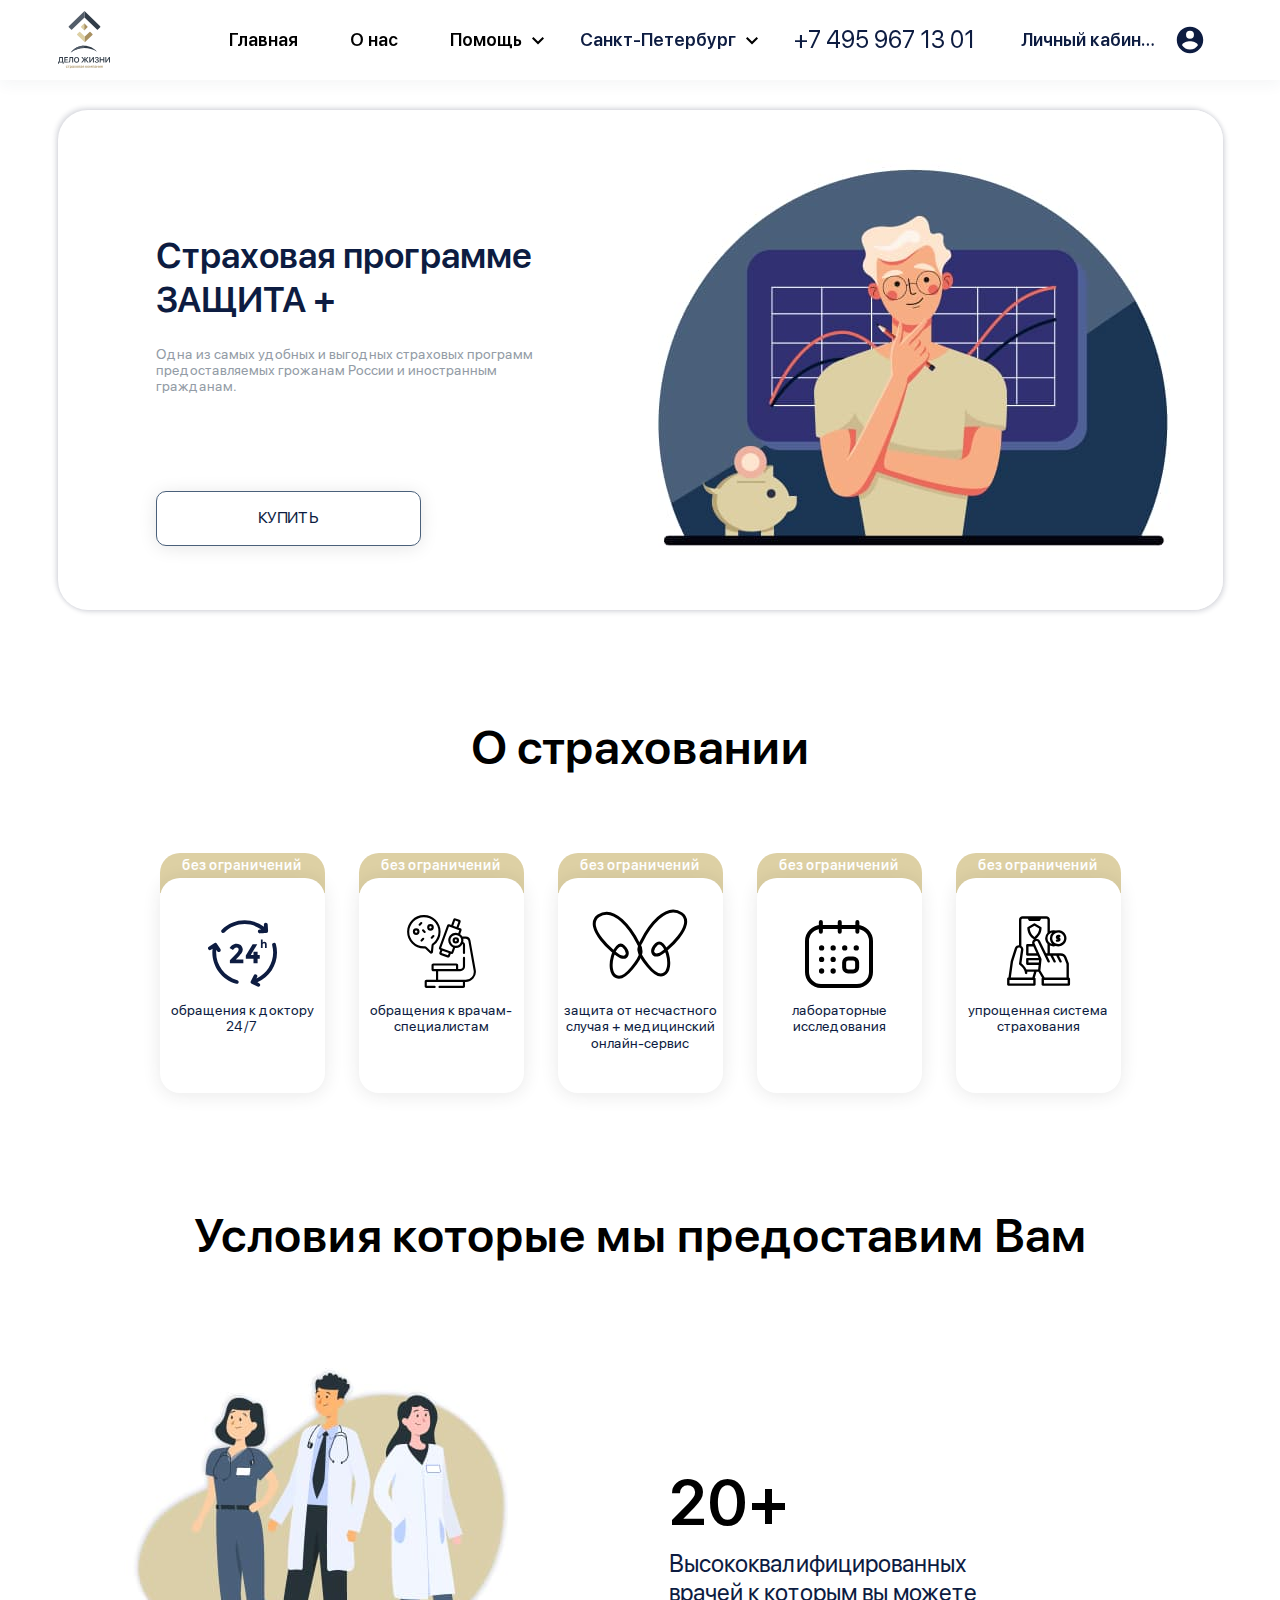
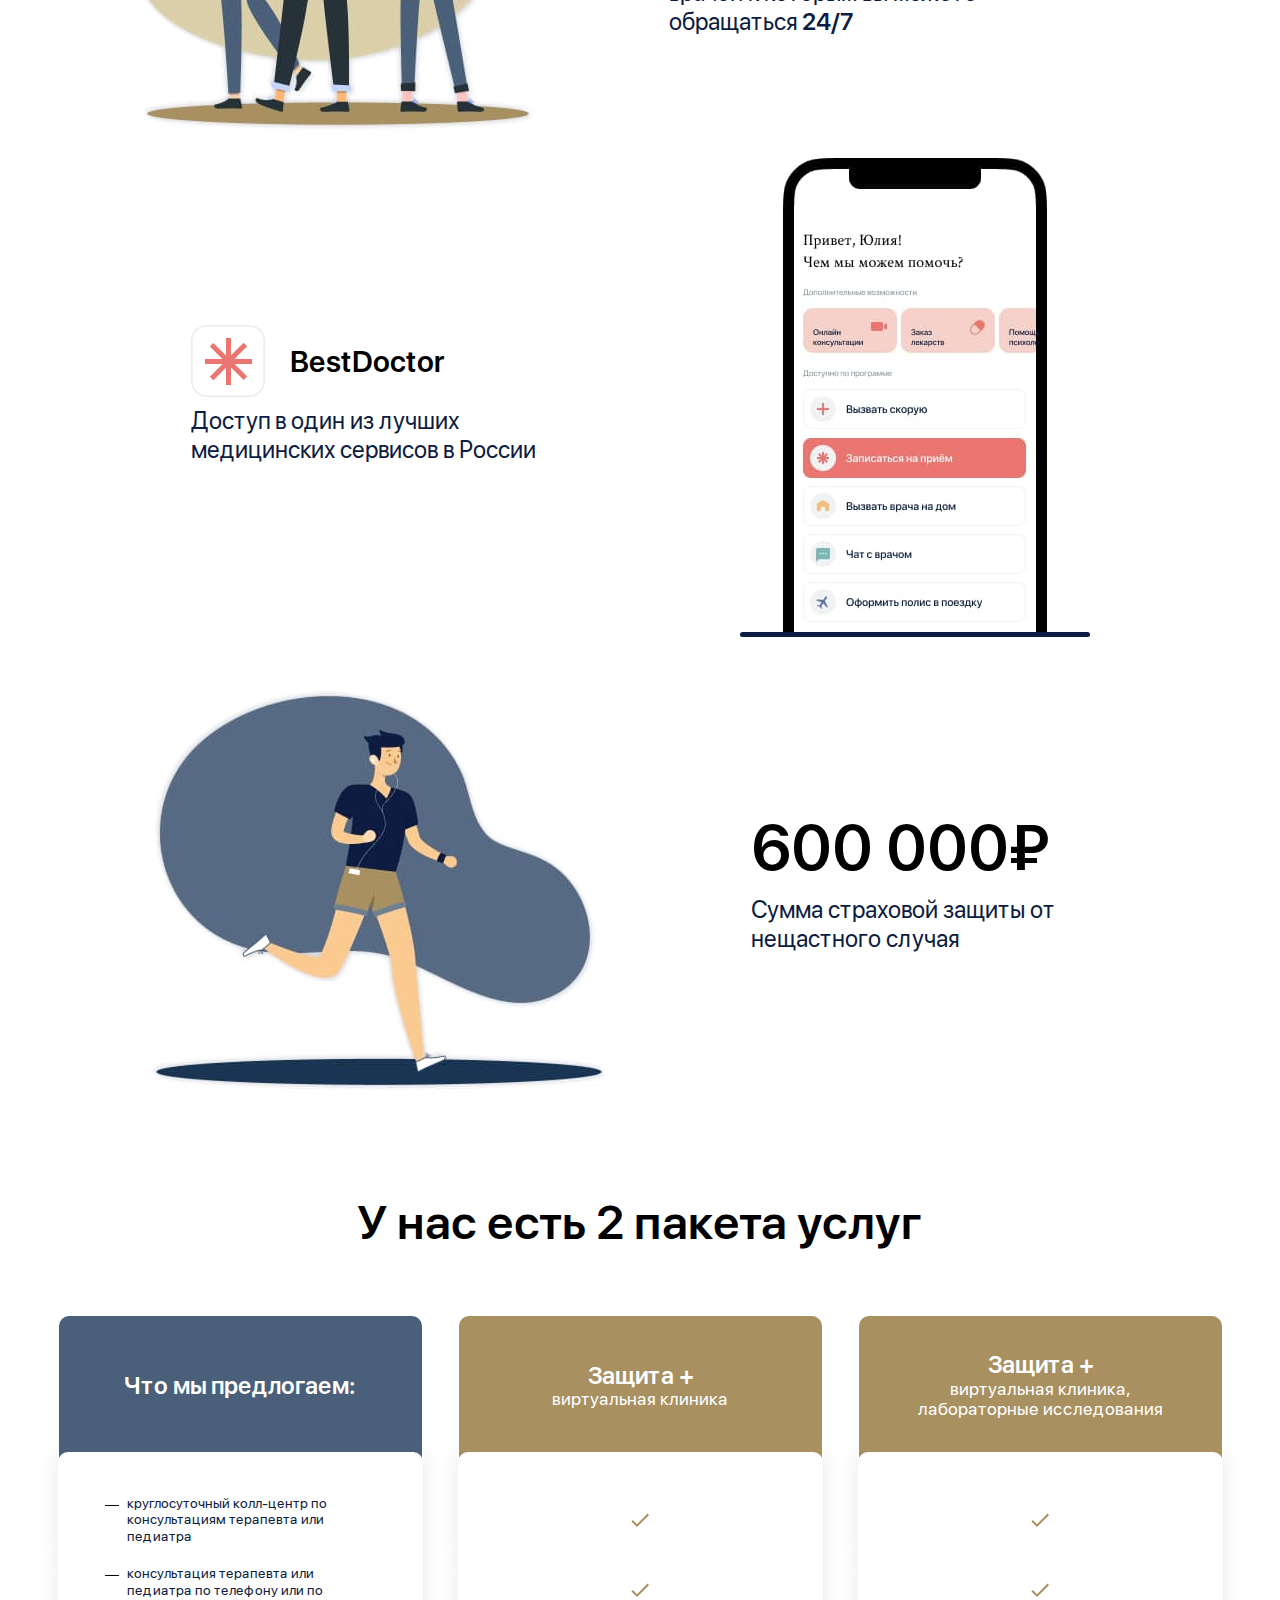
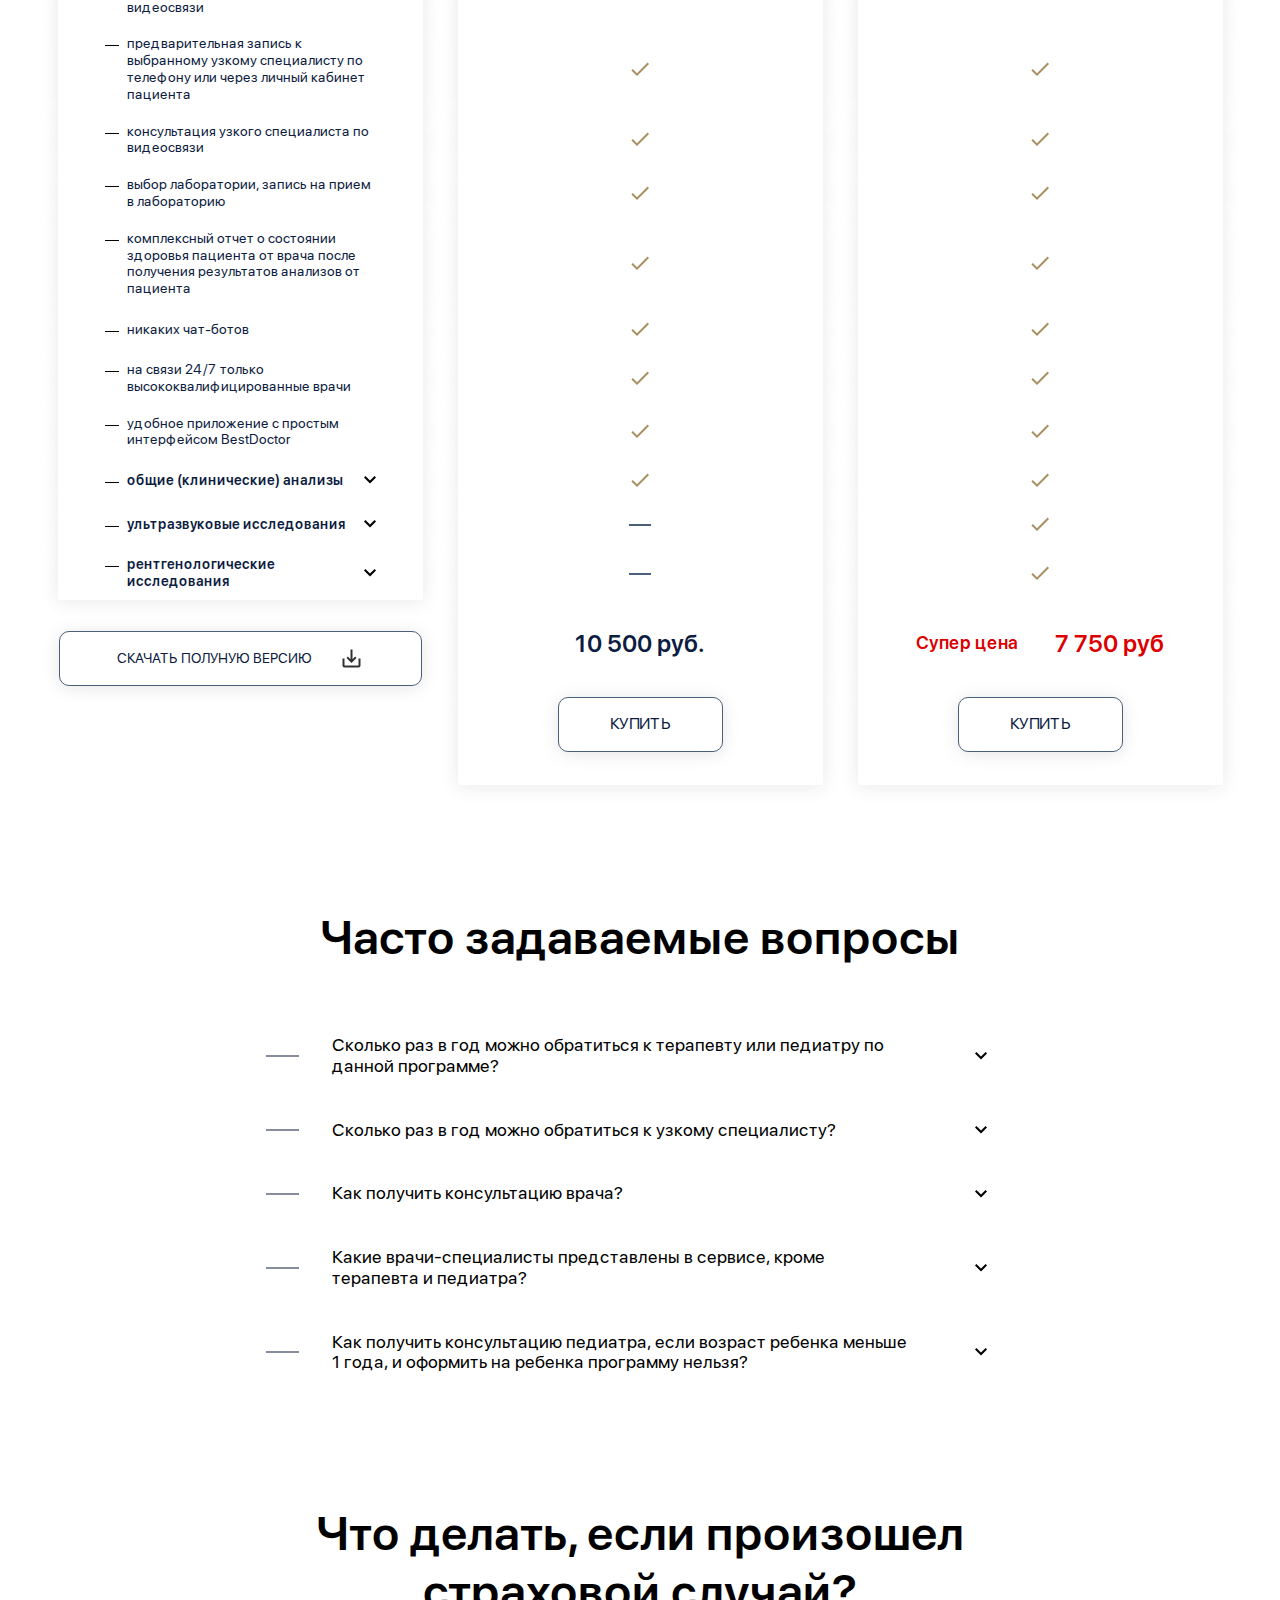
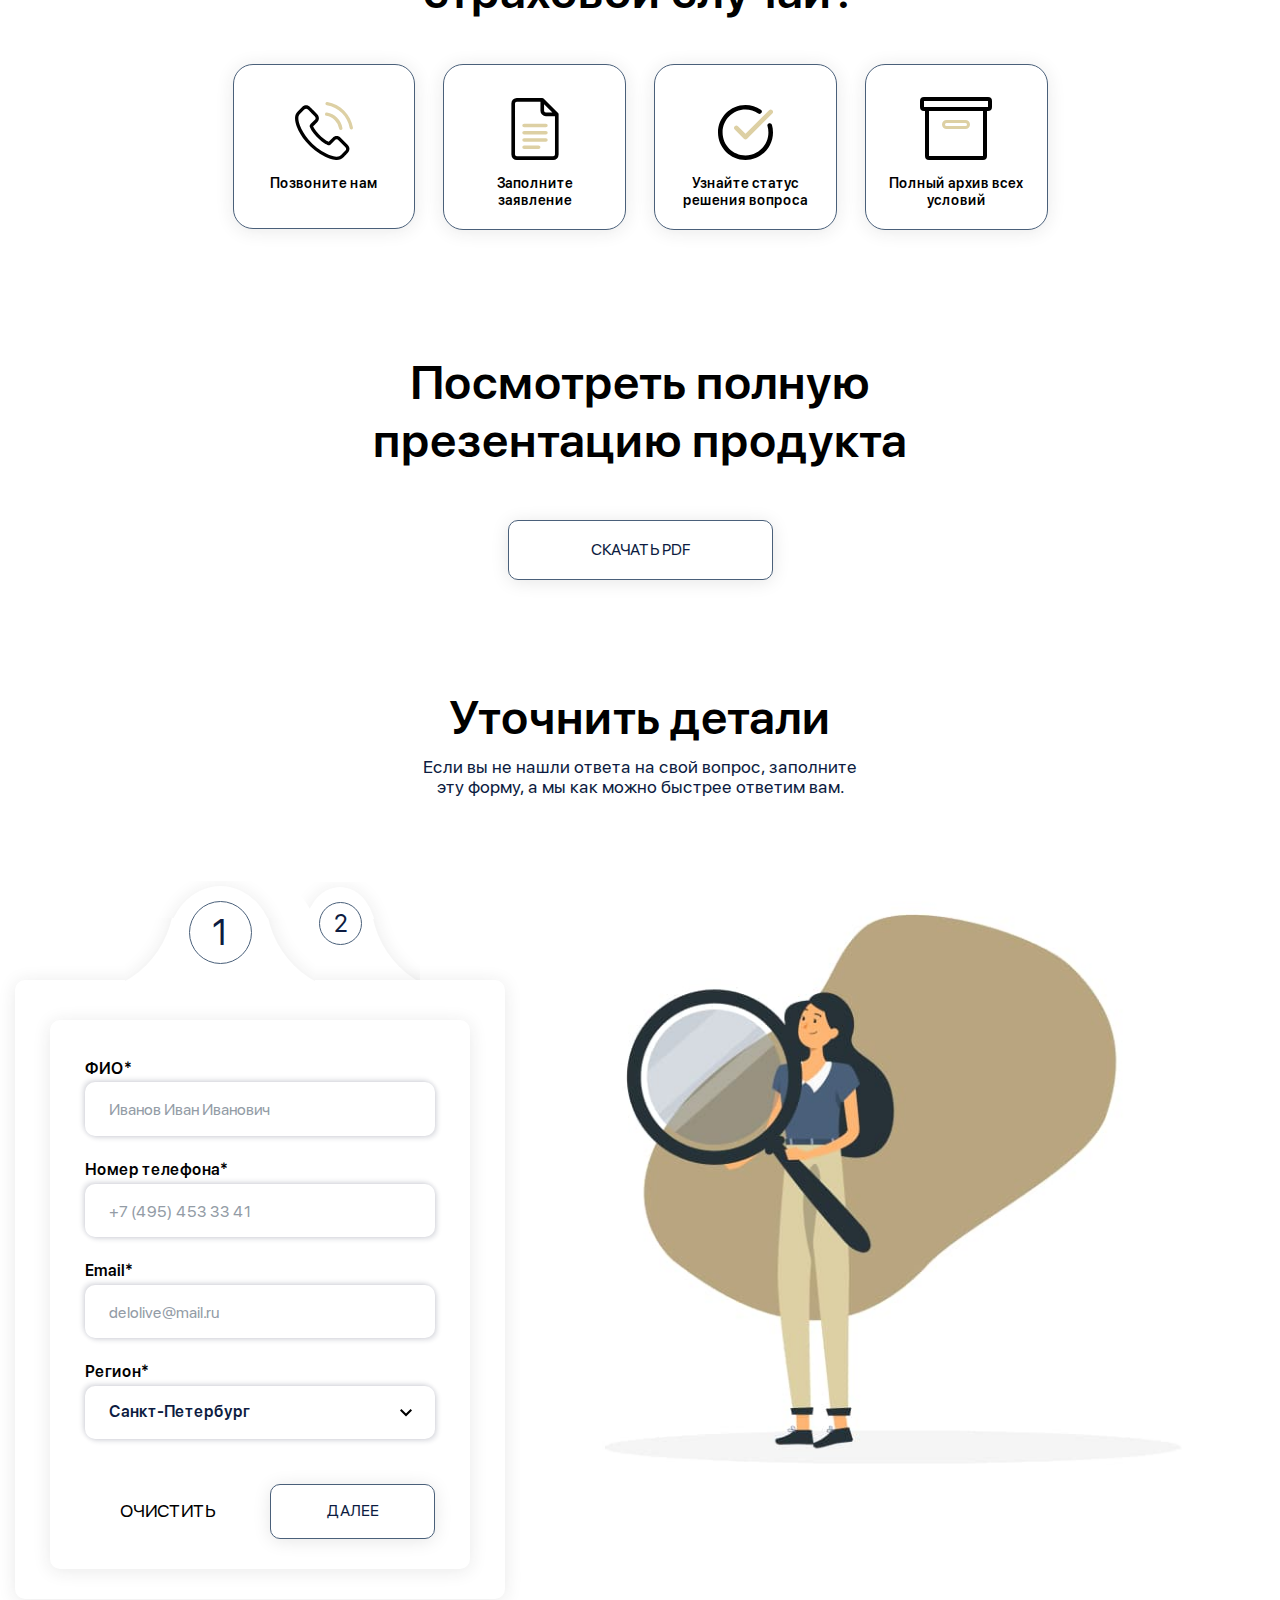
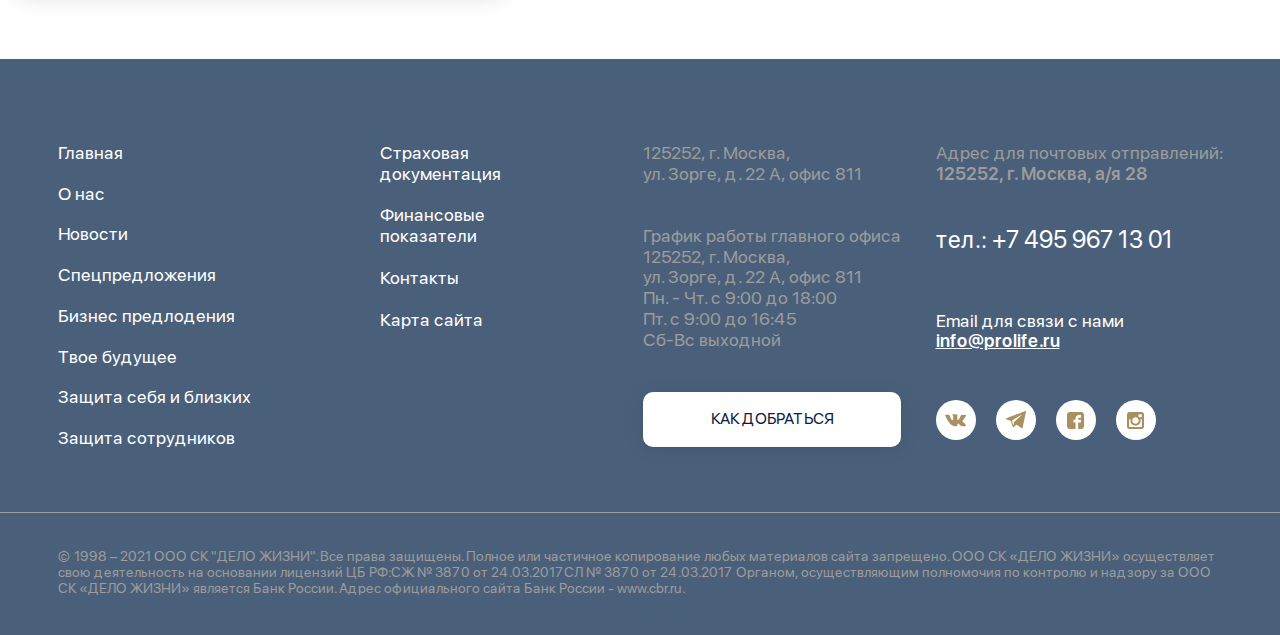
<file: index.html>
<!DOCTYPE html><html lang="ru"><head><meta charset="UTF-8"><meta http-equiv="X-UA-Compatible" content="IE=edge"><meta name="viewport" content="width=device-width, initial-scale=1.0"><link rel="stylesheet" href="static/css/style.css"><title>Название сайта</title></head><body> <div class="wrapper"><header class="header"><div class="container"><div class="header__inner"> <a class="header-logo" href="index.html"><img class="logo__img" src="static/images/icons/logo.svg" alt="logo"/></a><div class="burger"><span class="burger__span"> </span></div><div class="header-main"><nav class="header-nav"><div class="header-nav__block"> <a class="header-nav__block-header" href="index.html"><h5 class="title title-h5 header-nav__text">Главная</h5></a></div><div class="header-nav__block"><a class="header-nav__block-header" href="helpers-form.html"><h5 class="title title-h5 header-nav__text">О нас</h5></a></div><div class="header-nav__block"> <a class="header-nav__block-header" href=""><h5 class="title title-h5 header-nav__text">Помощь</h5><svg class="icon icon-arrow arrow"><use xlink:href="static/images/sprites/sprite.svg#arrow"></use></svg></a><ul class="header-nav__sublist"> <li class="header-nav__subitem"> <a class="header-nav__sublink" href="helpers-form.html">Она Работает</a></li><li class="header-nav__subitem"> <a class="header-nav__sublink" href="helpers-form.html">Она Работает2</a></li><li class="header-nav__subitem"> <a class="header-nav__sublink" href="helpers-form.html">Она Работает3</a></li></ul></div></nav><div class="select"> <div class="select__content"><div class="select__header"><span class="select__current">Санкт-Петербург</span><svg class="icon icon-arrow arrow"><use xlink:href="static/images/sprites/sprite.svg#arrow"></use></svg></div><div class="select__body"> <div class="select__item">Москва</div><div class="select__item">Воронеж</div><div class="select__item">Санкт-Петербург</div><div class="select__item">Волгоград</div><div class="select__item">Владивосток</div></div></div></div><a class="header-tel" href="tel:+74959671301">+7 495 967 13 01</a><a class="header-account" href=""><span class="header-account__text">Личный кабинет</span><img class="header-account__img" src="static/images/icons/account.svg" alt="account"/></a></div></div></div></header><main class="main"> <div class="menu"> <div class="container"> <ul class="menu__list"> <li class="menu__item"> <a class="menu__link" href="">Ссылка 1 </a></li><li class="menu__item"> <a class="menu__link" href="">Ссылка 2</a></li><li class="menu__item"> <a class="menu__link" href="">Ссылка 3 </a></li><li class="menu__item"> <a class="menu__link" href="">Ссылка 4 </a></li><li class="menu__item"> <a class="menu__link" href="">Ссылка 5 </a></li><li class="menu__item"> <a class="menu__link" href="">Ссылка 6 </a></li><li class="menu__item"> <a class="menu__link" href="">Ссылка 7 </a></li><li class="menu__item"> <a class="menu__link" href="">Ссылка 8</a></li></ul></div></div><section class="section banner"> <div class="container"> <div class="banner__inner"> <div class="banner-info"> <div class="banner-info__body"><h3 class="title title-h3 banner-info__title">Страховая программе <span class="title--bold">ЗАЩИТА +</span></h3><p class="banner__text">Одна из самых удобных и выгодных страховых программ предоставляемых грожанам России и иностранным гражданам. </p></div><div class="banner-info__footer"> <a class="button--border banner-info__btn" href="defence.html">купить</a></div></div><div class="banner-image"><img class="banner-image__img" src="static/images/content/banner.jpg" alt="banner"/></div></div></div></section><section class="section insurance"><div class="container"> <h2 class="title title-h2 insurance__title">О страховании</h2><div class="insurance__body"><div class="insurance-item"> <span class="insurance-item__descr">без ограничений </span><div class="insurance-item__content"> <div class="insurance-item__image"><img class="insurance-item__img" src="static/images/icons/insurance-item--prev1.svg" alt="img"/></div><p class="insurance-item__text">обращения к доктору 24/7 </p></div></div><div class="insurance-item"> <span class="insurance-item__descr">без ограничений </span><div class="insurance-item__content"> <div class="insurance-item__image"><img class="insurance-item__img" src="static/images/icons/insurance-item--prev2.svg" alt="img"/></div><p class="insurance-item__text">обращения к врачам-специалистам</p></div></div><div class="insurance-item"> <span class="insurance-item__descr">без ограничений </span><div class="insurance-item__content"> <div class="insurance-item__image"><img class="insurance-item__img" src="static/images/icons/insurance-item--prev3.svg" alt="img"/></div><p class="insurance-item__text">защита от несчастного случая + медицинский онлайн-сервис</p></div></div><div class="insurance-item"> <span class="insurance-item__descr">без ограничений </span><div class="insurance-item__content"> <div class="insurance-item__image"><img class="insurance-item__img" src="static/images/icons/insurance-item--prev4.svg" alt="img"/></div><p class="insurance-item__text">лабораторные исследования </p></div></div><div class="insurance-item"> <span class="insurance-item__descr">без ограничений </span><div class="insurance-item__content"> <div class="insurance-item__image"><img class="insurance-item__img" src="static/images/icons/insurance-item--prev5.svg" alt="img"/></div><p class="insurance-item__text">упрощенная система страхования</p></div></div></div></div></section><section class="section conditions"> <div class="container"> <h2 class="title title-h2 conditions__title">Условия которые мы предоставим Вам</h2><div class="conditions__body"><div class="conditions__line"> <div class="conditions__image"> <img class="conditions__image-img" src="static/images/content/conditions-prev1.jpg" alt="img"/></div><div class="conditions-content"> <div class="conditions-content__header"> <p class="conditions-content__header-text conditions-content__header-number">20+</p></div><p class="conditions-content__text"> Высококвалифицированных врачей к которым вы можете обращаться <span class="conditions-content__text conditions-content__text--bold">24/7</span></p></div></div><div class="conditions__line conditions__line--center"><div class="conditions-content"> <div class="conditions-content__header"> <img class="conditions-content__header-icon" src="static/images/icons/conditions-icon.svg" alt="img"/><p class="conditions-content__header-text">BestDoctor</p></div><p class="conditions-content__text">Доступ в один из лучших медицинских сервисов в России</p></div><div class="conditions__image"> <img class="conditions__image-img" src="static/images/content/conditions-prev2.jpg" alt="img"/></div></div><div class="conditions__line"> <div class="conditions__image"> <img class="conditions__image-img" src="static/images/content/conditions-prev3.jpg" alt="img"/></div><div class="conditions-content"> <div class="conditions-content__header"> <p class="conditions-content__header-text conditions-content__header-number">600 000₽</p></div><p class="conditions-content__text">Сумма страховой защиты от нещастного случая</p></div></div></div></div></section><section class="section services"><div class="container"> <h2 class="title title-h2 services__title">У нас есть 2 пакета услуг</h2><table class="services-table"><thead class="services-table__head"><tr class="services-table__row services-table__head-row"><th class="services-table__head-title"><h4 class="services-table__title services-table__title--offer">Что мы предлогаем:</h4></th><th class="services-table__head-title"><h4 class="services-table__title" data-da=".services__info-type--first, 960, first">Защита + <span class="services-table__title--normal">виртуальная клиника</span></h4></th><th class="services-table__head-title"><h4 class="services-table__title" data-da=".services__info-type--second, 960, first">Защита + <span class="services-table__title--normal">виртуальная клиника, лабораторные исследования </span></h4></th></tr></thead><tr class="services-table__row services-table__row--shadow"><td class="services-table__col services-table__col--shadow" data-label="Что мы предлогаем:"><span class="services-table__col-offer">круглосуточный колл-центр по консультациям терапевта или педиатра</span></td><td class="services-table__col services-table__col--shadow" data-label="Защита + виртуальная клиника"><span class="services-table__col--plus"><img class="services-table__check" src="static/images/icons/services-check.svg" alt="img"/></span></td><td class="services-table__col services-table__col--shadow" data-label="Защита + виртуальная клиника, лабораторные исследования"><span class="services-table__col--plus"><img class="services-table__check" src="static/images/icons/services-check.svg" alt="img"/></span></td></tr><tr class="services-table__row services-table__row--shadow"><td class="services-table__col services-table__col--shadow" data-label="Что мы предлогаем:"><span class="services-table__col-offer">консультация терапевта или педиатра по телефону или по видеосвязи</span></td><td class="services-table__col services-table__col--shadow" data-label="Защита + виртуальная клиника"><span class="services-table__col--plus"><img class="services-table__check" src="static/images/icons/services-check.svg" alt="img"/></span></td><td class="services-table__col services-table__col--shadow" data-label="Защита + виртуальная клиника, лабораторные исследования"><span class="services-table__col--plus"><img class="services-table__check" src="static/images/icons/services-check.svg" alt="img"/></span></td></tr><tr class="services-table__row services-table__row--shadow"><td class="services-table__col services-table__col--shadow" data-label="Что мы предлогаем:"><span class="services-table__col-offer">предварительная запись к выбранному узкому специалисту по телефону или через личный кабинет пациента</span></td><td class="services-table__col services-table__col--shadow" data-label="Защита + виртуальная клиника"><span class="services-table__col--plus"><img class="services-table__check" src="static/images/icons/services-check.svg" alt="img"/></span></td><td class="services-table__col services-table__col--shadow" data-label="Защита + виртуальная клиника, лабораторные исследования"><span class="services-table__col--plus"><img class="services-table__check" src="static/images/icons/services-check.svg" alt="img"/></span></td></tr><tr class="services-table__row services-table__row--shadow"><td class="services-table__col services-table__col--shadow" data-label="Что мы предлогаем:"><span class="services-table__col-offer">консультация узкого специалиста по видеосвязи</span></td><td class="services-table__col services-table__col--shadow" data-label="Защита + виртуальная клиника"><span class="services-table__col--plus"><img class="services-table__check" src="static/images/icons/services-check.svg" alt="img"/></span></td><td class="services-table__col services-table__col--shadow" data-label="Защита + виртуальная клиника, лабораторные исследования"><span class="services-table__col--plus"><img class="services-table__check" src="static/images/icons/services-check.svg" alt="img"/></span></td></tr><tr class="services-table__row services-table__row--shadow"><td class="services-table__col services-table__col--shadow" data-label="Что мы предлогаем:"><span class="services-table__col-offer">выбор лаборатории, запись на прием в лабораторию</span></td><td class="services-table__col services-table__col--shadow" data-label="Защита + виртуальная клиника"><span class="services-table__col--plus"><img class="services-table__check" src="static/images/icons/services-check.svg" alt="img"/></span></td><td class="services-table__col services-table__col--shadow" data-label="Защита + виртуальная клиника, лабораторные исследования"><span class="services-table__col--plus"><img class="services-table__check" src="static/images/icons/services-check.svg" alt="img"/></span></td></tr><tr class="services-table__row services-table__row--shadow"><td class="services-table__col services-table__col--shadow" data-label="Что мы предлогаем:"><span class="services-table__col-offer">комплексный отчет о состоянии здоровья пациента от врача после получения результатов анализов от пациента</span></td><td class="services-table__col services-table__col--shadow" data-label="Защита + виртуальная клиника"><span class="services-table__col--plus"><img class="services-table__check" src="static/images/icons/services-check.svg" alt="img"/></span></td><td class="services-table__col services-table__col--shadow" data-label="Защита + виртуальная клиника, лабораторные исследования"><span class="services-table__col--plus"><img class="services-table__check" src="static/images/icons/services-check.svg" alt="img"/></span></td></tr><tr class="services-table__row services-table__row--shadow"><td class="services-table__col services-table__col--shadow" data-label="Что мы предлогаем:"><span class="services-table__col-offer">никаких чат-ботов</span></td><td class="services-table__col services-table__col--shadow" data-label="Защита + виртуальная клиника"><span class="services-table__col--plus"><img class="services-table__check" src="static/images/icons/services-check.svg" alt="img"/></span></td><td class="services-table__col services-table__col--shadow" data-label="Защита + виртуальная клиника, лабораторные исследования"><span class="services-table__col--plus"><img class="services-table__check" src="static/images/icons/services-check.svg" alt="img"/></span></td></tr><tr class="services-table__row services-table__row--shadow"><td class="services-table__col services-table__col--shadow" data-label="Что мы предлогаем:"><span class="services-table__col-offer">на связи 24/7 только высококвалифицированные врачи</span></td><td class="services-table__col services-table__col--shadow" data-label="Защита + виртуальная клиника"><span class="services-table__col--plus"><img class="services-table__check" src="static/images/icons/services-check.svg" alt="img"/></span></td><td class="services-table__col services-table__col--shadow" data-label="Защита + виртуальная клиника, лабораторные исследования"><span class="services-table__col--plus"><img class="services-table__check" src="static/images/icons/services-check.svg" alt="img"/></span></td></tr><tr class="services-table__row services-table__row--shadow"><td class="services-table__col services-table__col--shadow" data-label="Что мы предлогаем:"><span class="services-table__col-offer">удобное приложение с простым интерфейсом BestDoctor</span></td><td class="services-table__col services-table__col--shadow" data-label="Защита + виртуальная клиника"><span class="services-table__col--plus"><img class="services-table__check" src="static/images/icons/services-check.svg" alt="img"/></span></td><td class="services-table__col services-table__col--shadow" data-label="Защита + виртуальная клиника, лабораторные исследования"><span class="services-table__col--plus"><img class="services-table__check" src="static/images/icons/services-check.svg" alt="img"/></span></td></tr><tr class="services-table__row services-table__row--shadow"><td class="services-table__col services-table__col--shadow" data-label="Что мы предлогаем:"><div class="services-table__col--big"><div class="services-table__col-more"><span class="services-table__col-offer">общие (клинические) анализы</span><svg class="icon icon-arrow arrow"><use xlink:href="static/images/sprites/sprite.svg#arrow"></use></svg></div><div class="services-table__col-inside"> <ul class="services-table__col-list"> <li class="services-table__col-item"> <span class="services-table__col-text">УЗИ органов брюшной полости</span></li><li class="services-table__col-item"> <span class="services-table__col-text">почек</span></li><li class="services-table__col-item"> <span class="services-table__col-text">мочевого пузыря</span></li><li class="services-table__col-item"> <span class="services-table__col-text">УЗДГ сосудов (артерии и вены) </span></li></ul><b class="services-table__col-text services-table__col-text--bold">одно исследование из списка в течение срока действия программы</b></div></div></td><td class="services-table__col services-table__col--shadow" data-label="Защита + виртуальная клиника"><span class="services-table__col--plus"><img class="services-table__check" src="static/images/icons/services-check.svg" alt="img"/></span></td><td class="services-table__col services-table__col--shadow" data-label="Защита + виртуальная клиника, лабораторные исследования"><span class="services-table__col--plus"><img class="services-table__check" src="static/images/icons/services-check.svg" alt="img"/></span></td></tr><tr class="services-table__row services-table__row--shadow"><td class="services-table__col services-table__col--shadow" data-label="Что мы предлогаем:"><div class="services-table__col--big"><div class="services-table__col-more"><span class="services-table__col-offer">ультразвуковые исследования</span><svg class="icon icon-arrow arrow"><use xlink:href="static/images/sprites/sprite.svg#arrow"></use></svg></div><div class="services-table__col-inside"> <ul class="services-table__col-list"> <li class="services-table__col-item"> <span class="services-table__col-text">УЗИ органов брюшной полости</span></li><li class="services-table__col-item"> <span class="services-table__col-text">почек</span></li><li class="services-table__col-item"> <span class="services-table__col-text">мочевого пузыря</span></li><li class="services-table__col-item"> <span class="services-table__col-text">УЗДГ сосудов (артерии и вены) </span></li></ul><b class="services-table__col-text services-table__col-text--bold">одно исследование из списка в течение срока действия программы</b></div></div></td><td class="services-table__col services-table__col--shadow" data-label="Защита + виртуальная клиника"><span class="services-table__col--minus"></span></td><td class="services-table__col services-table__col--shadow" data-label="Защита + виртуальная клиника, лабораторные исследования"><span class="services-table__col--plus"><img class="services-table__check" src="static/images/icons/services-check.svg" alt="img"/></span></td></tr><tr class="services-table__row services-table__row--shadow"><td class="services-table__col services-table__col--shadow" data-label="Что мы предлогаем:"><div class="services-table__col--big"><div class="services-table__col-more"><span class="services-table__col-offer">рентгенологические исследования</span><svg class="icon icon-arrow arrow"><use xlink:href="static/images/sprites/sprite.svg#arrow"></use></svg></div><div class="services-table__col-inside"> <ul class="services-table__col-list"> <li class="services-table__col-item"> <span class="services-table__col-text">УЗИ органов брюшной полости</span></li><li class="services-table__col-item"> <span class="services-table__col-text">почек</span></li><li class="services-table__col-item"> <span class="services-table__col-text">мочевого пузыря</span></li><li class="services-table__col-item"> <span class="services-table__col-text">УЗДГ сосудов (артерии и вены) </span></li></ul><b class="services-table__col-text services-table__col-text--bold">одно исследование из списка в течение срока действия программы</b></div></div></td><td class="services-table__col services-table__col--shadow" data-label="Защита + виртуальная клиника"><span class="services-table__col--minus"></span></td><td class="services-table__col services-table__col--shadow" data-label="Защита + виртуальная клиника, лабораторные исследования"><span class="services-table__col--plus"><img class="services-table__check" src="static/images/icons/services-check.svg" alt="img"/></span></td></tr><tr class="services-table__row services-table__row--shadow services-table__row--add"><td class="services-table__col-button"><button class="button--border services-table__col-download" type="submit" data-da=".services__info, 960, last"><span class="services-table__col-text">скачать полуную версию</span><img class="services-table__download-img" src="static/images/icons/download.svg" alt="download"/></button></td><td class="services-table__col services-table__col--shadow"><div class="services-table__col-price" data-da=".services__info-type--first, 960, 1"><span class="services-table__col-price-text">10 500 руб.</span></div></td><td class="services-table__col services-table__col--shadow"><div class="services-table__col-price services-table__col-price--action" data-da=".services__info-type--second, 960, 1"><span class="services-table__col-price-descr">Супер цена </span><span class="services-table__col-price-text">7 750 руб</span></div></td></tr><tr class="services-table__row services-table__row--shadow services-table__row--add"><td class="services-table__void"></td><td class="services-table__col services-table__col--shadow"><a class="button--border services-table__col-buy" href="defence.html" data-da=".services__info-type--first, 960, last">Купить</a></td><td class="services-table__col services-table__col--shadow"><a class="button--border services-table__col-buy" href="defence.html" data-da=".services__info-type--second, 960, last">Купить</a></td></tr></table><div class="services__info"><div class="services__info-main"><div class="services__info-type services__info-type--first"></div><div class="services__info-type services__info-type--second"></div></div></div></div></section><section class="section questions"> <div class="container"> <h2 class="title title-h2 questions__title">Часто задаваемые вопросы </h2><div class="questions__body"> <div class="questions-item"> <div class="questions-item__head"> <p class="questions-item__head-text">Сколько раз в год можно обратиться к терапевту или педиатру по данной программе? </p><svg class="icon icon-arrow arrow"><use xlink:href="static/images/sprites/sprite.svg#arrow"></use></svg></div><ul class="questions-item__inside-list"> <li class="questions-item__inside-item"> <p class="questions-item__inside-text">Количество обращений не ограничено в течение всего срока действия договора. </p></li><li class="questions-item__inside-item"> <p class="questions-item__inside-text">Количество обращений не ограничено в течение всего срока действия договора. </p></li><li class="questions-item__inside-item"> <p class="questions-item__inside-text">Количество обращений не ограничено в течение всего срока действия договора. </p></li></ul></div><div class="questions-item"> <div class="questions-item__head"> <p class="questions-item__head-text">Сколько раз в год можно обратиться к узкому специалисту? </p><svg class="icon icon-arrow arrow"><use xlink:href="static/images/sprites/sprite.svg#arrow"></use></svg></div><ul class="questions-item__inside-list"> <li class="questions-item__inside-item"> <p class="questions-item__inside-text">Количество обращений не ограничено в течение всего срока действия договора. </p></li><li class="questions-item__inside-item"> <p class="questions-item__inside-text">Количество обращений не ограничено в течение всего срока действия договора. </p></li><li class="questions-item__inside-item"> <p class="questions-item__inside-text">Количество обращений не ограничено в течение всего срока действия договора. </p></li><li class="questions-item__inside-item"> <p class="questions-item__inside-text">Количество обращений не ограничено в течение всего срока действия договора. </p></li><li class="questions-item__inside-item"> <p class="questions-item__inside-text">Количество обращений не ограничено в течение всего срока действия договора. </p></li><li class="questions-item__inside-item"> <p class="questions-item__inside-text">Количество обращений не ограничено в течение всего срока действия договора. </p></li></ul></div><div class="questions-item"> <div class="questions-item__head"> <p class="questions-item__head-text">Как получить консультацию врача?  </p><svg class="icon icon-arrow arrow"><use xlink:href="static/images/sprites/sprite.svg#arrow"></use></svg></div><ul class="questions-item__inside-list"> <li class="questions-item__inside-item"> <p class="questions-item__inside-text">Количество обращений не ограничено в течение всего срока действия договора. </p></li><li class="questions-item__inside-item"> <p class="questions-item__inside-text">Количество обращений не ограничено в течение всего срока действия договора. </p></li></ul></div><div class="questions-item"> <div class="questions-item__head"> <p class="questions-item__head-text">Какие врачи-специалисты представлены в сервисе, кроме терапевта и педиатра? </p><svg class="icon icon-arrow arrow"><use xlink:href="static/images/sprites/sprite.svg#arrow"></use></svg></div><ul class="questions-item__inside-list"> <li class="questions-item__inside-item"> <p class="questions-item__inside-text">Количество обращений не ограничено в течение всего срока действия договора. </p></li><li class="questions-item__inside-item"> <p class="questions-item__inside-text">Количество обращений не ограничено в течение всего срока действия договора. </p></li><li class="questions-item__inside-item"> <p class="questions-item__inside-text">Количество обращений не ограничено в течение всего срока действия договора. </p></li><li class="questions-item__inside-item"> <p class="questions-item__inside-text">Количество обращений не ограничено в течение всего срока действия договора. </p></li><li class="questions-item__inside-item"> <p class="questions-item__inside-text">Количество обращений не ограничено в течение всего срока действия договора. </p></li></ul></div><div class="questions-item"> <div class="questions-item__head"> <p class="questions-item__head-text">Как получить консультацию педиатра, если возраст ребенка меньше 1 года, и оформить на ребенка программу нельзя? </p><svg class="icon icon-arrow arrow"><use xlink:href="static/images/sprites/sprite.svg#arrow"></use></svg></div><ul class="questions-item__inside-list"> <li class="questions-item__inside-item"> <p class="questions-item__inside-text">Количество обращений не ограничено в течение всего срока действия договора. </p></li><li class="questions-item__inside-item"> <p class="questions-item__inside-text">Количество обращений не ограничено в течение всего срока действия договора. </p></li><li class="questions-item__inside-item"> <p class="questions-item__inside-text">Количество обращений не ограничено в течение всего срока действия договора. </p></li><li class="questions-item__inside-item"> <p class="questions-item__inside-text">Количество обращений не ограничено в течение всего срока действия договора. </p></li></ul></div></div></div></section><section class="section accident"><div class="container"> <div class="accident__inner"><h2 class="title title-h2 accident__title">Что делать, если произошел страховой случай?</h2><div class="accident__body"> <div class="accident-item"> <div class="accident-item__prev"><div class="accident-item__image"><img class="accident-item__img" src="static/images/icons/accident/accident-prev1.svg" alt="img"/></div><span class="accident-item__text">Позвоните нам</span></div></div><div class="accident-item__inside"><div class="decor accident-item__decor"><div class="decor__head"> </div><div class="decor__body"></div></div><div class="accident-item__inside-content"><div class="accident-item__inside-inner"> <div class="accident-item__inside-block"><span class="accident-item__inside-title">Наш номер:</span><a class="accident-item__inside-link" href="tel:+74959671301">+7 495 967 13 01</a></div></div></div></div><div class="accident-item"><div class="accident-item__prev"><div class="accident-item__image"><img class="accident-item__img" src="static/images/icons/accident/accident-prev2.svg" alt="img"/></div><span class="accident-item__text">Заполните заявление</span></div></div><div class="accident-item__inside"><div class="decor accident-item__decor"><div class="decor__head"> </div><div class="decor__body"></div></div><div class="accident-item__inside-content"><div class="accident-item__inside-inner"> <div class="accident-item__inside-block"><span class="accident-item__inside-title">Заполните заявление и подготовьте необходимые документы.</span><p class="accident-item__inside-text">Направьте документы в Страховую компанию удобным для Вас способом:</p><ul class="accident-item__inside-list"> <li class="accident-item__inside-item"> <p class="accident-item__inside-text">через</p><a class="accident-item__inside-link" href="">Личный кабинет</a></li><li class="accident-item__inside-item"> <p class="accident-item__inside-text">письмом по адресу: 125252, г. Москва, а/я 28</p></li></ul></div><div class="accident-item__inside-block"><span class="accident-item__inside-title">Список необходимых документов для заключения договора:</span><ul class="accident-item__inside-list"> <li class="accident-item__inside-item"> <p class="accident-item__inside-text">паспорт</p></li><li class="accident-item__inside-item"> <p class="accident-item__inside-text">заявление на страхование</p></li><li class="accident-item__inside-item"> <p class="accident-item__inside-text">иные документы – по запросу компании</p></li></ul></div></div></div></div><div class="accident-item"> <div class="accident-item__prev"><div class="accident-item__image"><img class="accident-item__img" src="static/images/icons/accident/accident-prev3.svg" alt="img"/></div><span class="accident-item__text">Узнайте статус решения вопроса</span></div></div><div class="accident-item__inside"><div class="decor accident-item__decor"><div class="decor__head"> </div><div class="decor__body"></div></div><div class="accident-item__inside-content"><div class="accident-item__inside-inner"> <div class="accident-item__inside-block"><span class="accident-item__inside-title">Узнать статус решения своего вопроса Вы можете любым удобным для Вас способом:</span><ul class="accident-item__inside-list"> <li class="accident-item__inside-item"> <p class="accident-item__inside-text">через</p><a class="accident-item__inside-link" href="">Личный кабинет</a></li><li class="accident-item__inside-item"> <p class="accident-item__inside-text">позвонить по номеру</p><a class="accident-item__inside-link" href="tel:+74959671301">+7 495 967 13 01</a></li></ul></div></div></div></div><div class="accident-item"> <div class="accident-item__prev"><div class="accident-item__image"><img class="accident-item__img" src="static/images/icons/accident/accident-prev4.svg" alt="img"/></div><span class="accident-item__text">Полный архив всех условий</span></div></div><div class="accident-item__inside"><div class="decor accident-item__decor"><div class="decor__head"> </div><div class="decor__body"></div></div><div class="accident-item__inside-content"><div class="accident-item__inside-inner"> <div class="accident-item__inside-block"><button class="button--border accident-item__inside-button" type="submit"><span class="accident-item__inside-button-text">скачать полный архив всех условий</span><img class="accident-item__inside-button-img" src="static/images/icons/download.svg" alt="img"/></button></div></div></div></div></div></div></div></section><section class="section presentation"><div class="container"> <h2 class="title title-h2 presentation__title">Посмотреть полную презентацию продукта</h2><button class="button--border presentation__button">Скачать PDF </button></div></section><section class="details"><div class="details__container"> <div class="details__header"> <h2 class="title title-h2 details__title">Уточнить детали</h2><p class="details__descr">Если вы не нашли ответа на свой вопрос, заполните эту форму, а мы как можно быстрее ответим вам.</p></div><div class="details__inner"> <div class="details-content"> <div class="details-content__header"> <div class="details-content__header-count details-content__header-count--active"><div class="decor details-content__decor details-content__decor--active"><div class="decor__head"> </div><div class="decor__body"></div><span class="details-content__header-count-text">1</span></div></div><div class="details-content__header-count"> <div class="decor details-content__decor"><div class="decor__head"> </div><div class="decor__body"></div><span class="details-content__header-count-text">2</span></div></div></div><div class="details-content__body"><div class="form details-content__form hide-on-success"><form class="details-content__form details-content__form--small" action=".php"><div class="details-content__form-body"><div class="details-content__form-item"><label class="details-content__form-label">ФИО*</label><input class="details-content__form-inp" type="text" name="name" placeholder="Иванов Иван Иванович"></div><div class="details-content__form-item"><label class="details-content__form-label">Номер телефона*</label><input class="details-content__form-inp" data-inputmask="'mask':'+7(999)999-99-99'" type="tel" name="tel" placeholder="+7 (495) 453 33 41"></div><div class="details-content__form-item"><label class="details-content__form-label">Email*</label><input class="details-content__form-inp" type="email" name="email" placeholder="delolive@mail.ru"></div><div class="details-content__form-item"><label class="details-content__form-label">Регион*</label><div class="select"><div class="select__content"><div class="select__header"><span class="select__current">Санкт-Петербург</span><svg class="icon icon-arrow arrow"><use xlink:href="static/images/sprites/sprite.svg#arrow"></use></svg></div><div class="select__body"> <div class="select__item">Москва</div><div class="select__item">Воронеж</div><div class="select__item">Санкт-Петербург</div><div class="select__item">Волгоград</div><div class="select__item">Владивосток</div></div></div></div></div></div><div class="details-content__form-footer"> <button class="details-content__form-clean details-content__form-button" type="reset">Очистить</button><button class="button--border details-content__form-button details-content__form-accept" type="submit">далее</button></div></form></div><div class="form details-content__form show-on-success"><form class="details-content__form details-content__form--big" action=".php"><div class="details-content__form-block"><div class="details-content__form-item"><label class="details-content__form-label">Наименование страхового продукта</label><div class="select"><div class="select__content"><div class="select__header"><span class="select__current">Защита +</span><svg class="icon icon-arrow arrow"><use xlink:href="static/images/sprites/sprite.svg#arrow"></use></svg></div><div class="select__body"> <div class="select__item">Защита -</div><div class="select__item">Защита +</div><div class="select__item">Защита +-</div></div></div></div></div><div class="details-content__form-item details-content__form-item--mini"><label class="details-content__form-label">Номер полиса</label><input class="details-content__form-inp" type="text" name="textreq" placeholder="123456789"></div></div><div class="details-content__form-item"><label class="details-content__form-label">Выберите тему</label><div class="select"><div class="select__content"><div class="select__header"><span class="select__current">Расторжение страхового полиса</span><svg class="icon icon-arrow arrow"><use xlink:href="static/images/sprites/sprite.svg#arrow"></use></svg></div><div class="select__body"> <div class="select__item">Расторжение страхового полиса</div><div class="select__item">Расторжение страхового полиса</div><div class="select__item">Расторжение страхового полиса</div></div></div></div></div><div class="details-content__form-block"><div class="details-content__form-item details-content__form-item--big"><label class="details-content__form-label">Ваше сообщение</label><textarea class="details-content__form-textarea details-content__form-inp" placeholder="Здравствуйте!" name="textreq"></textarea></div></div><div class="details-content__form-block"><div class="details-content__form-file"> <input class="details-content__form-file-inp" type="file" id="photo" onchange="download(this)"><label class="button--border details-content__form-file-label" for="photo">Выбрать файл</label></div><div class="details-content__agree"><input class="details-content__agree-check" type="checkbox" name="check" id="agree"><label class="details-content__agree-label" for="agree">Я принимаю <a class="details-content__agree-link" href=""> условия передачи информации</a></label></div></div><div class="details-content__form-block"><div class="details-content__form-file-data">    <p class="details-content__form-file-text details-content__form-file-name">Файл не выбран </p><p class="details-content__form-file-text details-content__form-file-type">JPG, GIF или PNG. Максимальный размер 1 мб. </p></div><div class="details-content__form-footer"> <button class="details-content__form-clean details-content__form-button" type="reset">Очистить</button><button class="button--border details-content__form-button details-content__form-accept mfp-inline" data-mfp-src="#form-end" type="submit">отправить</button></div></div></form></div><div class="details-content__popup mfp-hide" id="form-end"><div class="details-content__popup-body"> <p class="details-content__popup-text">Отправляя обращение, Вы соглашаетесь на обработку ваших персональных данных в соответсвии с требованиями Федерального закона от 27.07.2006 №152-ФЗ “О персональных данных”</p></div><a class="button--border details-content__popup-button" href="">Закрыть </a></div></div></div><div class="details-img"><img class="details-img__image" src="static/images/content/details-banner.jpg" alt="img"/></div></div></div></section></main><div class="footer"> <div class="footer-main"> <div class="container"> <div class="footer-main__inner"> <nav class="footer-main__nav"><a class="footer-main__nav-link" href="index.html">Главная</a><a class="footer-main__nav-link" href="">О нас</a><a class="footer-main__nav-link" href="">Новости</a><a class="footer-main__nav-link" href="defence.html">Спецпредложения</a><a class="footer-main__nav-link" href="">Бизнес предлодения</a><a class="footer-main__nav-link" href="">Твое будущее</a><a class="footer-main__nav-link" href="defence.html">Защита себя и близких</a><a class="footer-main__nav-link" href="defence.html">Защита сотрудников</a></nav><ul class="footer-main__subnav"><li class="footer-main__subnav-item"> <a class="footer-main__subnav-link" href="">Страховая документация</a></li><li class="footer-main__subnav-item"> <a class="footer-main__subnav-link" href="">Финансовые показатели</a></li><li class="footer-main__subnav-item"> <a class="footer-main__subnav-link" href="">Контакты</a></li><li class="footer-main__subnav-item"> <a class="footer-main__subnav-link" href="">Карта сайта</a></li></ul><div class="footer-data"><div class="footer-data__block"> <p class="footer-data__text">125252, г. Москва, </p><p class="footer-data__text">ул. Зорге, д. 22 А, офис 811</p></div><div class="footer-data__block"> <p class="footer-data__text">Адрес для почтовых отправлений: </p><p class="footer-data__text footer-data__text--bold">125252, г. Москва, а/я 28</p></div><div class="footer-data__block"> <p class="footer-data__text">График работы главного офиса</p><p class="footer-data__text">125252, г. Москва, </p><p class="footer-data__text">ул. Зорге, д. 22 А, офис 811</p><p class="footer-data__text">Пн. - Чт. с 9:00 до 18:00</p><p class="footer-data__text">Пт.  с 9:00 до 16:45 </p><p class="footer-data__text">Сб-Вс выходной</p></div><div class="footer-data__contacts"> <div class="footer-data__contacts-tel"> <a class="footer-data__contacts-link footer-data__tel-link" href="tel:+74959671301">тел.: +7 495 967 13 01</a></div><div class="footer-data__contacts-mail"> <span class="footer-data__contacts-text">Email для связи с нами </span><a class="footer-data__contacts-link footer-data__mail-link" href="mailto:info@prolife.ru">info@prolife.ru</a></div></div><div class="footer-data__block"> <button class="button--blue footer-data__way-button" type="submit">Как добраться</button></div><div class="footer-data__social"><a class="footer-data__social-link" href=""><img class="footer-data__social-img" src="static/images/icons/vk.svg" alt="vk"/></a><a class="footer-data__social-link" href=""><img class="footer-data__social-img" src="static/images/icons/telegram.svg" alt="telegram"/></a><a class="footer-data__social-link" href=""><img class="footer-data__social-img" src="static/images/icons/facebook.svg" alt="facebook"/></a><a class="footer-data__social-link" href=""><img class="footer-data__social-img" src="static/images/icons/instagram.svg" alt="instagram"/></a></div></div></div></div></div><div class="footer-bottom"><div class="container"> <p class="footer-bottom__text">© 1998 – 2021 ООО СК "ДЕЛО ЖИЗНИ". Все права защищены. Полное или частичное копирование любых материалов сайта запрещено. ООО СК «ДЕЛО ЖИЗНИ» осуществляет свою деятельность на основании лицензий ЦБ РФ:СЖ № 3870 от 24.03.2017СЛ № 3870 от 24.03.2017 Органом, осуществляющим полномочия по контролю и надзору за ООО СК «ДЕЛО ЖИЗНИ» является Банк России. Адрес официального сайта Банк России - www.cbr.ru.</p></div></div></div></div><script src="static/js/vendors/jquery.min.js"></script><script src="static/js/vendors/libs.js"></script><script src="static/js/main.js"></script></body></html>
</file>
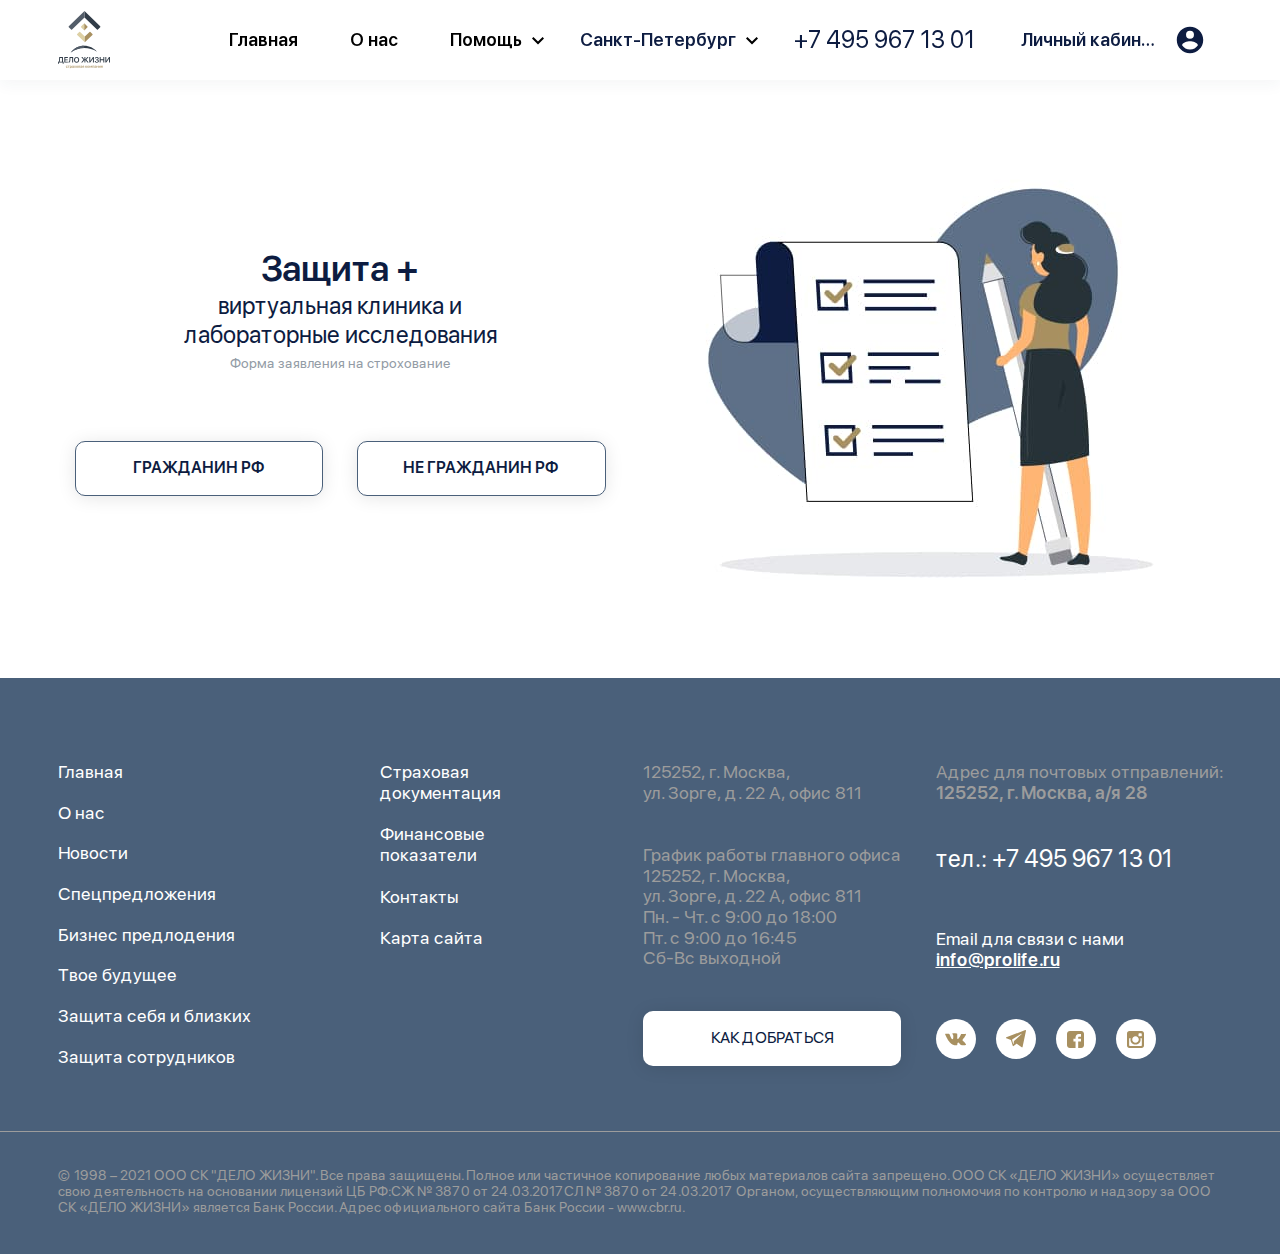
<file: defence.html>
<!DOCTYPE html><html lang="ru"><head><meta charset="UTF-8"><meta http-equiv="X-UA-Compatible" content="IE=edge"><meta name="viewport" content="width=device-width, initial-scale=1.0"><link rel="stylesheet" href="static/css/style.css"><title>Название сайта</title></head><body> <div class="wrapper"><header class="header"><div class="container"><div class="header__inner"> <a class="header-logo" href="index.html"><img class="logo__img" src="static/images/icons/logo.svg" alt="logo"/></a><div class="burger"><span class="burger__span"> </span></div><div class="header-main"><nav class="header-nav"><div class="header-nav__block"> <a class="header-nav__block-header" href="index.html"><h5 class="title title-h5 header-nav__text">Главная</h5></a></div><div class="header-nav__block"><a class="header-nav__block-header" href="helpers-form.html"><h5 class="title title-h5 header-nav__text">О нас</h5></a></div><div class="header-nav__block"> <a class="header-nav__block-header" href=""><h5 class="title title-h5 header-nav__text">Помощь</h5><svg class="icon icon-arrow arrow"><use xlink:href="static/images/sprites/sprite.svg#arrow"></use></svg></a><ul class="header-nav__sublist"> <li class="header-nav__subitem"> <a class="header-nav__sublink" href="helpers-form.html">Она Работает</a></li><li class="header-nav__subitem"> <a class="header-nav__sublink" href="helpers-form.html">Она Работает2</a></li><li class="header-nav__subitem"> <a class="header-nav__sublink" href="helpers-form.html">Она Работает3</a></li></ul></div></nav><div class="select"> <div class="select__content"><div class="select__header"><span class="select__current">Санкт-Петербург</span><svg class="icon icon-arrow arrow"><use xlink:href="static/images/sprites/sprite.svg#arrow"></use></svg></div><div class="select__body"> <div class="select__item">Москва</div><div class="select__item">Воронеж</div><div class="select__item">Санкт-Петербург</div><div class="select__item">Волгоград</div><div class="select__item">Владивосток</div></div></div></div><a class="header-tel" href="tel:+74959671301">+7 495 967 13 01</a><a class="header-account" href=""><span class="header-account__text">Личный кабинет</span><img class="header-account__img" src="static/images/icons/account.svg" alt="account"/></a></div></div></div></header><main class="main"> <div class="menu"> <div class="container"> <ul class="menu__list"> <li class="menu__item"> <a class="menu__link" href="">Ссылка 1 </a></li><li class="menu__item"> <a class="menu__link" href="">Ссылка 2</a></li><li class="menu__item"> <a class="menu__link" href="">Ссылка 3 </a></li><li class="menu__item"> <a class="menu__link" href="">Ссылка 4 </a></li><li class="menu__item"> <a class="menu__link" href="">Ссылка 5 </a></li><li class="menu__item"> <a class="menu__link" href="">Ссылка 6 </a></li><li class="menu__item"> <a class="menu__link" href="">Ссылка 7 </a></li><li class="menu__item"> <a class="menu__link" href="">Ссылка 8</a></li></ul></div></div><section class="defence"> <div class="container"> <div class="defence__inner"> <div class="defence-info"><div class="defence-info__title"> <h3 class="title title-h3 defence-info__title-text">Защита + </h3><h4 class="title title-h4 defence-info__title-text">виртуальная клиника и лабораторные исследования </h4></div><span class="defence-info__descr">Форма заявления на строхование </span><div class="defence-info__footer"> <button class="button button--border defence-info__footer-btn defence-info__footer-btn--citizen">Гражданин РФ</button><button class="button button--border defence-info__footer-btn defence-info__footer-btn--nocitizen">Не гражданин РФ</button></div></div><div class="defence-image"> <img class="defence-image__img" src="static/images/content/defence-img.jpg" alt="image"/></div></div></div></section><div class="form-page"><div class="container"> <div class="form-progress__content"><div class="form-progress__wrapper"><div class="form-progresses"><div class="form-progress form-progress--stabile"></div><div class="form-progress form-progress--active"></div></div><div class="form-progress__inner"><div class="form-progress__header"><div class="form-progress__head-item form-progress__head-item--piece"><div class="form-progress__head"><span class="form-progress__head-number">1</span><span class="form-progress__head-title">Контактная информация</span></div><div class="form-progress__item-pieces"><span class="form-progress__item-piece line-position-active">1/1</span><span class="form-progress__item-piece">1/2</span><span class="form-progress__item-piece">1/3</span><span class="form-progress__item-piece">1/4</span></div></div><div class="form-progress__head-item"><div class="form-progress__head"><span class="form-progress__head-number">2</span><span class="form-progress__head-title">Застрахованые лица</span></div></div><div class="form-progress__head-item"><div class="form-progress__head"><span class="form-progress__head-number">3</span><span class="form-progress__head-title">Оплата     </span></div></div></div></div></div></div><div class="form form-content__inner hide-on-success"><h4 class="title title-h4 form-content__title">Страхователь</h4><form class="form-content__form"><div class="form-content__body"><div class="form-content__line"> <label class="form-content__label">Фамилия</label><input class="form-content__input" type="text" name="textreq" placeholder="Иванов"></div><div class="form-content__line"> <label class="form-content__label">Имя</label><input class="form-content__input" type="text" name="textreq" placeholder="Иван"></div><div class="form-content__line"> <label class="form-content__label">Отчество</label><input class="form-content__input" type="text" name="textreq" placeholder="Иванович"></div><div class="form-content__line"> <label class="form-content__label">Место рождения</label><input class="form-content__input" type="text" name="textreq" placeholder="Москва"></div><div class="form-content__line"> <label class="form-content__label">Дата рождения</label><input class="form-content__input" data-inputmask="'mask':'99.99.9999'" type="number" name="textreq" placeholder="дд.мм.гггг"></div><div class="form-content__line-radio"><div class="form-content__line-radio--item"><input class="form-content__input-radio" type="radio" name="gender" id="male" checked><label class="form-content__input-radio-label" for="male">Мужщина</label></div><div class="form-content__line-radio--item"><input class="form-content__input-radio" type="radio" name="gender" id="female"><label class="form-content__input-radio-label" for="female">Женщина</label></div></div></div><div class="form-content__footer"> <button class="button--border form-content__button form-content__button--back" type="button">Назад</button><button class="button--border form-content__button form-content__button--next" type="submit">далее</button></div></form></div><div class="form form-content__inner form-content__inner--nocitizen show-on-success"><h4 class="title title-h4 form-content__title">Паспортные данные</h4><form class="form-content__form"><div class="form-content__body"><div class="form-content__line"> <label class="form-content__label">Гражданство</label><input class="form-content__input" type="text" name="textreq" placeholder="Россия"></div><div class="form-content__line"> <label class="form-content__label">Документ, удоставеряющий личность</label><input class="form-content__input" type="text" name="textreq" placeholder="Тип документа"></div><div class="form-content__line"> <input class="form-content__input" type="text" name="textreq" placeholder="Серия"></div><div class="form-content__line"> <input class="form-content__input" type="number" name="textreq" placeholder="Номер"></div><div class="form-content__line"> <label class="form-content__label">Орган, выдавший документ</label><input class="form-content__input" type="text" name="textreq" placeholder="Кем выдан"></div><div class="form-content__line"> <label class="form-content__label">Дата выдачи</label><input class="form-content__input" data-inputmask="'mask':'99.99.9999'" type="text" name="textreq" placeholder="дд.мм.гггг"></div><div class="form-content__line"> <label class="form-content__label">Номер миграционной карты</label><input class="form-content__input" type="text" name="textreq" placeholder="Серия"></div><div class="form-content__line"> <input class="form-content__input" type="number" name="textreq" placeholder="Номер"></div><div class="form-content__line"> <label class="form-content__label">Срок пребывания до</label><input class="form-content__input" data-inputmask="'mask':'99.99.9999'" type="text" name="textreq" placeholder="дд.мм.гггг"></div></div><div class="form-content__footer"> <button class="button--border form-content__button form-content__button--back" type="button">Назад</button><button class="button--border form-content__button form-content__button--next" type="submit">далее</button></div></form></div><div class="form form-content__inner form-content__inner--citizen show-on-success"><h4 class="title title-h4 form-content__title">Паспортные данные</h4><form class="form-content__form"><div class="form-content__body"><div class="form-content__line"> <label class="form-content__label">Гражданство</label><input class="form-content__input" type="text" name="textreq" placeholder="Россия"></div><div class="form-content__line"> <label class="form-content__label">Документ, удоставеряющий личность</label><input class="form-content__input" type="text" name="textreq" placeholder="Тип документа"></div><div class="form-content__line"> <input class="form-content__input" type="text" name="textreq" placeholder="Серия"></div><div class="form-content__line"> <input class="form-content__input" type="number" name="textreq" placeholder="Номер"></div><div class="form-content__line"> <label class="form-content__label">Орган, выдавший документ</label><input class="form-content__input" type="text" name="textreq" placeholder="Кем выдан"></div><div class="form-content__line"> <label class="form-content__label">Дата выдачи</label><input class="form-content__input" data-inputmask="'mask':'99.99.9999'" type="text" name="textreq" placeholder="дд.мм.гггг"></div></div><div class="form-content__footer"> <button class="button--border form-content__button form-content__button--back" type="button">Назад</button><button class="button--border form-content__button form-content__button--next" type="submit">далее</button></div></form></div><div class="form form-content__inner show-on-success"><h4 class="title title-h4 form-content__title">Адрес регистрации</h4><form class="form-content__form"><div class="form-content__body"><div class="form-content__line"> <label class="form-content__label">Адрес регистрации Страхователя на территории РФ</label><input class="form-content__input" type="text" name="textreq" placeholder="Страна"></div><div class="form-content__line"> <input class="form-content__input" type="text" name="name" placeholder="Город, село,П.Г.Т."></div><div class="form-content__line"> <input class="form-content__input" type="text" name="textreq" placeholder="Район"></div><div class="form-content__line"> <input class="form-content__input" type="number" name="textreq" placeholder="Индекс"></div><div class="form-content__line"> <input class="form-content__input" type="text" name="textreq" placeholder="Улица"></div><div class="form-content__line"> <input class="form-content__input" type="text" name="textreq" placeholder="Корпус"></div><div class="form-content__line"> <input class="form-content__input" type="text" name="textreq" placeholder="Дом"></div><div class="form-content__line"> <input class="form-content__input" type="text" name="textreq" placeholder="Квартира"></div><div class="form-content__line-radio"><div class="form-content__line-radio--item"><input class="form-content__input-radio" type="radio" name="address" id="addressTrue" checked><label class="form-content__input-radio-label" for="addressTrue">Адрес для корреспонденции совпадает с адресом регистрации</label></div><div class="form-content__line-radio--item"><input class="form-content__input-radio" type="radio" name="address" id="addressFalse"><label class="form-content__input-radio-label" for="addressFalse">Адрес для корреспонденции <b>НЕ</b> совпадает с адресом регистрации</label></div></div></div><div class="form-content__footer"> <button class="button--border form-content__button form-content__button--back" type="button">Назад</button><button class="button--border form-content__button form-content__button--next" type="submit">далее</button></div></form></div><div class="form form-content__inner show-on-success"><h4 class="title title-h4 form-content__title">Информация</h4><form class="form-content__form"><div class="form-content__body"><div class="form-content__line"> <label class="form-content__label">Карта клиента</label><input class="form-content__input" type="text" name="textreq" placeholder="Серия"></div><div class="form-content__line"> <input class="form-content__input" type="number" name="textreq" placeholder="Номер"></div><div class="form-content__line-check"> <input class="form-content__input-check" type="checkbox" id="agreement" name="checkAgree" required><label class="form-content__input-check-label" for="agreement">Даю согласие на получение уведомлений от Страховщика посредством SMS и(или) E-mail</label></div><div class="form-content__line"> <label class="form-content__label">Телефон</label><input class="form-content__input" data-inputmask="'mask':'+7(99)999-99-999'" type="tel" name="tel" placeholder="+7(___)___-__-__"></div><div class="form-content__line"> <label class="form-content__label">E-mail</label><input class="form-content__input" type="email" name="email" placeholder="mail@example.ru"></div></div><div class="form-content__footer"> <button class="button--border form-content__button form-content__button--back" type="button">Назад</button><button class="button--border form-content__button form-content__button--next" type="submit">далее</button></div></form></div><div class="form form-content__inner--big show-on-success"><h4 class="title title-h4 form-content__title">Застрахованые лица</h4><form class="form-content__form form-content__form--big"><div class="form-content__big-inner"><ul class="form-content__numbers"><li class="form-content__number-item"><span class="form-content__number form-content__number--active form-content__number--last">1</span></li><li class="form-content__number-item"><span class="form-content__number">2</span></li><li class="form-content__number-item"><span class="form-content__number">3</span></li><li class="form-content__number-item"><span class="form-content__number">4</span></li><li class="form-content__number-item"><span class="form-content__number">5</span></li><li class="form-content__number-item"><span class="form-content__number">6</span></li><li class="form-content__number-item"><span class="form-content__number">7</span></li><li class="form-content__number-item"><span class="form-content__number">8</span></li><li class="form-content__number-item"><span class="form-content__number">9</span></li><li class="form-content__number-item"><span class="form-content__number">10</span></li><li class="form-content__number-item"><span class="form-content__number">11</span></li><li class="form-content__number-item"><span class="form-content__number">12</span></li></ul><div class="form-content__big-content"><div class="form-content__main"><div class="form-content__body"><div class="form-content__line"> <label class="form-content__label">Фамилия</label><input class="form-content__input" type="text" name="textreq" placeholder="Иванов"></div><div class="form-content__line"> <label class="form-content__label">Имя</label><input class="form-content__input" type="text" name="name" placeholder="Иван"></div><div class="form-content__line"> <label class="form-content__label">Отчество</label><input class="form-content__input" type="text" name="textreq" placeholder="Иванович"></div><div class="form-content__line"> <label class="form-content__label">Степень родства со Страхователем</label><input class="form-content__input" type="text" name="textreq" placeholder="Например: ребенок"></div><div class="form-content__line"> <label class="form-content__label">Место рождения</label><input class="form-content__input" type="text" name="textreq" placeholder="Например: Москва"></div><div class="form-content__line"> <label class="form-content__label">Дата рождения</label><input class="form-content__input data" data-inputmask="'mask':'99.99.9999'" type="text" name="textreq" placeholder="дд.мм.гггг"></div></div></div><div class="form-content__main"><div class="form-content__body"><div class="form-content__line"> <label class="form-content__label">Гражданство</label><input class="form-content__input" type="text" name="textreq" placeholder="Например: Россия"></div><div class="form-content__line"> <label class="form-content__label">Документ, удоставеряющий личность</label><input class="form-content__input" type="text" name="name" placeholder="Тип документа"></div><div class="form-content__line"> <input class="form-content__input" type="text" name="textreq" placeholder="Серия"></div><div class="form-content__line"> <input class="form-content__input" type="number" name="textreq" placeholder="Номер"></div><div class="form-content__line"> <label class="form-content__label">Орган, выдавший документ</label><input class="form-content__input" type="text" name="textreq" placeholder="Кем выдан"></div><div class="form-content__line"> <label class="form-content__label">Дата выдачи</label><input class="form-content__input" data-inputmask="'mask':'99.99.9999'" type="text" name="textreq" placeholder="дд.мм.гггг"></div></div><div class="form-content__footer"> <button class="button--border form-content__button form-content__button--add" type="button"><span class="form-content__button-text">Добавить еще</span><img class="form-content__add-icon" src="static/images/icons/add.svg" alt="add"/></button><button class="button--border form-content__button form-content__button--back" type="button">Назад</button><button class="button--border form-content__button form-content__button--next form-content__button-insured" type="submit">далее</button></div></div></div></div></form></div><div class="form form-content__inner show-on-success form-payment"><h4 class="title title-h4 form-content__title">Оплата</h4><form class="form-content__form"><div class="form-content__body"><div class="form__amount"><span class="form__amount-text">Сумма к оплате:</span><span class="form__amount-value">7 750 ₽</span></div><div class="form-payment__cards"><div class="form-payment__cards-inner"><a class="form-payment__link" href=""> <img class="form-payment__pay" src="static/images/icons/Pay.svg" alt="Pay"/></a><a class="form-payment__link" href=""> <img class="form-payment__pay" src="static/images/icons/GooglePay.svg" alt="GoglePay"/></a><a class="form-payment__link" href=""> <img class="form-payment__pay" src="static/images/icons/yandex.svg" alt="Yandex"/></a><a class="form-payment__link" href=""> <img class="form-payment__pay" src="static/images/icons/qiwi.svg" alt="Qiwi"/></a></div></div><div class="form-payment__bank"> <div class="form-payment__bank-header"> <span class="form-payment__bank-title">Банковской картой</span><div class="form-payment__bank-cards"> <img class="form-payment__bank-card" src="static/images/icons/mir.svg" alt="mir"/><img class="form-payment__bank-card" src="static/images/icons/visa.svg" alt="visa"/><img class="form-payment__bank-card" src="static/images/icons/mastercard.svg" alt="mastercard"/></div></div><div class="form-payment__bank-body"> <div class="form-payment__bank-line"> <input class="form-content__input" type="number" name="textreq" placeholder="Номер карты"></div><div class="form-payment__bank-line form-payment__bank-line--small"> <input class="form-content__input" data-inputmask="'mask':'99.99'" type="text" name="textreq" placeholder="мм/гг"><input class="form-content__input" type="number" name="textreq" placeholder="CVC"></div><div class="form-payment__bank-line"> <input class="form-content__input" type="text" name="textreq" placeholder="Имя и Фамилия владельца"></div></div></div><div class="form-content__line"> <span class="form-content__line-text">Чтобы получить квитацию, укажите, пожалуйста, ваш E-mail</span><label class="form-content__label">E-mail</label><input class="form-content__input" type="email" name="textreq" placeholder="mail@example.ru"></div><div class="form-content__line-check"> <input class="form-content__input-check form-content__input-check--pay form-content__input-check--all" type="checkbox" id="agreementPay" name="checkbox"><label class="form-content__input-check-label" for="agreementPay">Выбрать всё</label></div><div class="form-content__line-check"> <input class="form-content__input-check form-content__input-check--pay" type="checkbox" id="agreementPay1" name="name"><label class="form-content__input-check-label" for="agreementPay1">Заявляю, что изучил(а), понял(а) и согласен (согласна) с условиями страхования. «Правила добровольного страхования граждан от несчастных случаев и болезней», утвержденные Приказом № 14/01/20-1/ОД   от 20.01.2014 г. (далее – Правила),в редакции от19.02.19 г. (Приказ № 19/02/19-01/ОД), Страховую программу «НС ПЛЮС» (Приложение №13 к Правилам), копию настоящего Заявления на страхование, карту клиента, получил(а).</label></div><div class="form-content__line-check"><input class="form-content__input-check form-content__input-check--pay" type="checkbox" id="agreementPay2" name="textreq"><label class="form-content__input-check-label" for="agreementPay2">Cогласен (согласна) с тем, что Страховщик вправе использовать факсимильное воспроизведение печати и подписи Страховщика способом механического или иного копирования,  в том числе с помощью компьютерных программ.</label></div><div class="form-content__line-check"> <input class="form-content__input-check form-content__input-check--pay" type="checkbox" id="agreementPay3" name="email"><label class="form-content__input-check-label" for="agreementPay3">Даю согласие  на  отправление  Договора  страхования  на мой персональный электронный почтовый ящик, указанный в настоящем Заявлении на страхование.</label></div><div class="form-content__line-check"> <input class="form-content__input-check form-content__input-check--pay" type="checkbox" id="agreementPay4" name="check"><label class="form-content__input-check-label" for="agreementPay4">Прошу заключить Договор страхования на указанных в настоящем Заявлении на страхование условиях. Указанные условия страхования размещены на сайте Страховщика -  https://prolife.ru/ в разделе «Правила страхования и тарифы».</label></div></div><div class="form-content__footer form-content__footer--last"><div class="form__amount form__amount--footer"><span class="form__amount-text">Сумма к оплате:</span><span class="form__amount-value">7 750 ₽</span></div><div class="form-content__footer-buttons--last"><button class="button--border form-content__button form-content__button--next" type="submit">Оплатить</button><button class="form-content__button form-content__button--back" type="button">Назад</button></div></div></form></div></div><div class="form-end__container form-end__access show-on-success"><div class="form-end"><div class="form-end__inner"> <div class="form-end__main"><h3 class="title title-h3 form-end__title">Оплата прошла успешно!</h3><span class="form-end__descr">Вы успешно застрахованы, теперь можете смотреть в будущее с увереностью!</span><div class="form-end__buttons"> <button class="button--border form-end__button"> <div class="form-end__button-inner"> <span class="form-end__button-text">Распечатать квитанцию</span><img class="form-end__button-icon" src="static/images/icons/print.svg" alt="img"/></div></button><button class="button--border form-end__button"> <div class="form-end__button-inner"> <span class="form-end__button-text">Скачать квитанцию</span><img class="form-end__button-icon" src="static/images/icons/download.svg" alt="img"/></div></button><button class="button--border form-end__button form-end__button--small"><div class="form-end__button-inner"> <span class="form-end__button-text">назад на главную</span></div></button></div></div><div class="form-end__image"> <img class="form-end__img" src="static/images/content/form-end-access.jpg" alt="img"/></div></div></div></div><div class="form-end__container form-end__error show-on-success"><div class="form-end"><div class="form-end__inner"> <div class="form-end__main"><h3 class="title title-h3 form-end__title">Оплата не прошла. Попробуйте еще раз.</h3><span class="form-end__descr">Возможно вы неправильно ввели данные или прервалась сеть интернет. Попробуйте заново. </span><div class="form-end__buttons"> <button class="button--border form-end__button form-end__button--small"><div class="form-end__button-inner"> <span class="form-end__button-text">Назад к оплате</span></div></button></div></div><div class="form-end__image"> <img class="form-end__img" src="static/images/content/form-end-error.jpg" alt="img"/></div></div></div></div></div></main><div class="footer"> <div class="footer-main"> <div class="container"> <div class="footer-main__inner"> <nav class="footer-main__nav"><a class="footer-main__nav-link" href="index.html">Главная</a><a class="footer-main__nav-link" href="">О нас</a><a class="footer-main__nav-link" href="">Новости</a><a class="footer-main__nav-link" href="defence.html">Спецпредложения</a><a class="footer-main__nav-link" href="">Бизнес предлодения</a><a class="footer-main__nav-link" href="">Твое будущее</a><a class="footer-main__nav-link" href="defence.html">Защита себя и близких</a><a class="footer-main__nav-link" href="defence.html">Защита сотрудников</a></nav><ul class="footer-main__subnav"><li class="footer-main__subnav-item"> <a class="footer-main__subnav-link" href="">Страховая документация</a></li><li class="footer-main__subnav-item"> <a class="footer-main__subnav-link" href="">Финансовые показатели</a></li><li class="footer-main__subnav-item"> <a class="footer-main__subnav-link" href="">Контакты</a></li><li class="footer-main__subnav-item"> <a class="footer-main__subnav-link" href="">Карта сайта</a></li></ul><div class="footer-data"><div class="footer-data__block"> <p class="footer-data__text">125252, г. Москва, </p><p class="footer-data__text">ул. Зорге, д. 22 А, офис 811</p></div><div class="footer-data__block"> <p class="footer-data__text">Адрес для почтовых отправлений: </p><p class="footer-data__text footer-data__text--bold">125252, г. Москва, а/я 28</p></div><div class="footer-data__block"> <p class="footer-data__text">График работы главного офиса</p><p class="footer-data__text">125252, г. Москва, </p><p class="footer-data__text">ул. Зорге, д. 22 А, офис 811</p><p class="footer-data__text">Пн. - Чт. с 9:00 до 18:00</p><p class="footer-data__text">Пт.  с 9:00 до 16:45 </p><p class="footer-data__text">Сб-Вс выходной</p></div><div class="footer-data__contacts"> <div class="footer-data__contacts-tel"> <a class="footer-data__contacts-link footer-data__tel-link" href="tel:+74959671301">тел.: +7 495 967 13 01</a></div><div class="footer-data__contacts-mail"> <span class="footer-data__contacts-text">Email для связи с нами </span><a class="footer-data__contacts-link footer-data__mail-link" href="mailto:info@prolife.ru">info@prolife.ru</a></div></div><div class="footer-data__block"> <button class="button--blue footer-data__way-button" type="submit">Как добраться</button></div><div class="footer-data__social"><a class="footer-data__social-link" href=""><img class="footer-data__social-img" src="static/images/icons/vk.svg" alt="vk"/></a><a class="footer-data__social-link" href=""><img class="footer-data__social-img" src="static/images/icons/telegram.svg" alt="telegram"/></a><a class="footer-data__social-link" href=""><img class="footer-data__social-img" src="static/images/icons/facebook.svg" alt="facebook"/></a><a class="footer-data__social-link" href=""><img class="footer-data__social-img" src="static/images/icons/instagram.svg" alt="instagram"/></a></div></div></div></div></div><div class="footer-bottom"><div class="container"> <p class="footer-bottom__text">© 1998 – 2021 ООО СК "ДЕЛО ЖИЗНИ". Все права защищены. Полное или частичное копирование любых материалов сайта запрещено. ООО СК «ДЕЛО ЖИЗНИ» осуществляет свою деятельность на основании лицензий ЦБ РФ:СЖ № 3870 от 24.03.2017СЛ № 3870 от 24.03.2017 Органом, осуществляющим полномочия по контролю и надзору за ООО СК «ДЕЛО ЖИЗНИ» является Банк России. Адрес официального сайта Банк России - www.cbr.ru.</p></div></div></div></div><script src="static/js/vendors/jquery.min.js"></script><script src="static/js/vendors/libs.js"></script><script src="static/js/main.js"></script></body></html>
</file>
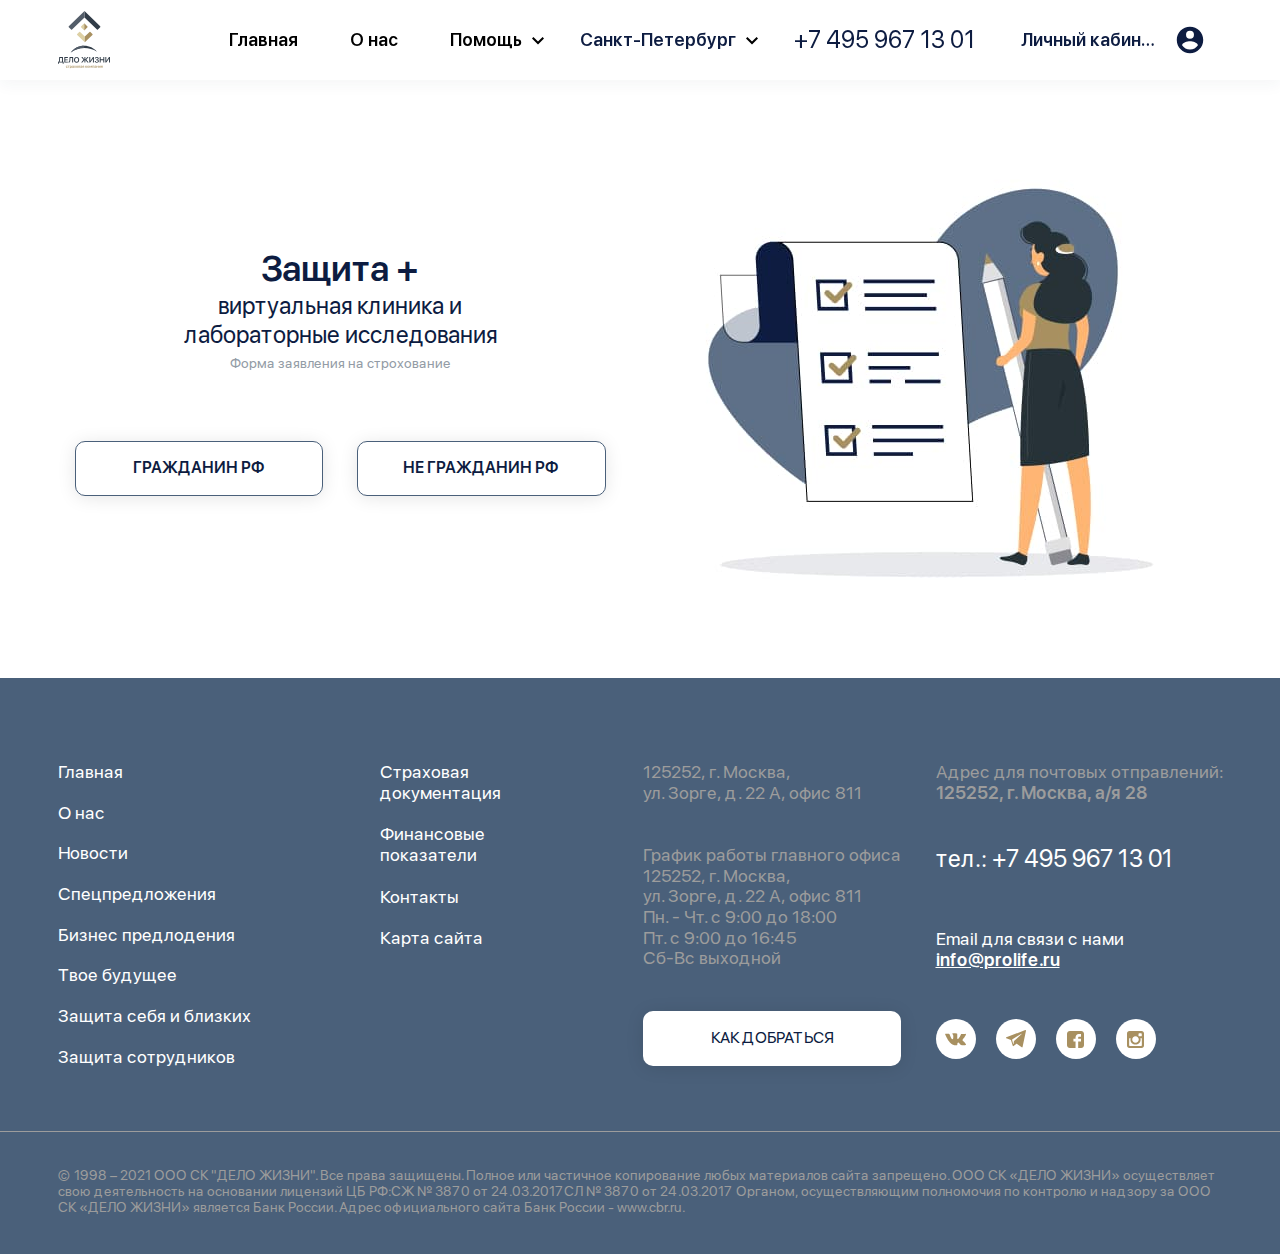
<file: helpers-form.html>
<!DOCTYPE html><html lang="ru"><head><meta charset="UTF-8"><meta http-equiv="X-UA-Compatible" content="IE=edge"><meta name="viewport" content="width=device-width, initial-scale=1.0"><link rel="stylesheet" href="static/css/style.css"><title>Название сайта</title></head><body> <div class="wrapper"><header class="header"><div class="container"><div class="header__inner"> <a class="header-logo" href="index.html"><img class="logo__img" src="static/images/icons/logo.svg" alt="logo"/></a><div class="burger"><span class="burger__span"> </span></div><div class="header-main"><nav class="header-nav"><div class="header-nav__block"> <a class="header-nav__block-header" href="index.html"><h5 class="title title-h5 header-nav__text">Главная</h5></a></div><div class="header-nav__block"><a class="header-nav__block-header" href="helpers-form.html"><h5 class="title title-h5 header-nav__text">О нас</h5></a></div><div class="header-nav__block"> <a class="header-nav__block-header" href=""><h5 class="title title-h5 header-nav__text">Помощь</h5><svg class="icon icon-arrow arrow"><use xlink:href="static/images/sprites/sprite.svg#arrow"></use></svg></a><ul class="header-nav__sublist"> <li class="header-nav__subitem"> <a class="header-nav__sublink" href="helpers-form.html">Она Работает</a></li><li class="header-nav__subitem"> <a class="header-nav__sublink" href="helpers-form.html">Она Работает2</a></li><li class="header-nav__subitem"> <a class="header-nav__sublink" href="helpers-form.html">Она Работает3</a></li></ul></div></nav><div class="select"> <div class="select__content"><div class="select__header"><span class="select__current">Санкт-Петербург</span><svg class="icon icon-arrow arrow"><use xlink:href="static/images/sprites/sprite.svg#arrow"></use></svg></div><div class="select__body"> <div class="select__item">Москва</div><div class="select__item">Воронеж</div><div class="select__item">Санкт-Петербург</div><div class="select__item">Волгоград</div><div class="select__item">Владивосток</div></div></div></div><a class="header-tel" href="tel:+74959671301">+7 495 967 13 01</a><a class="header-account" href=""><span class="header-account__text">Личный кабинет</span><img class="header-account__img" src="static/images/icons/account.svg" alt="account"/></a></div></div></div></header><main class="main"> <div class="menu"> <div class="container"> <ul class="menu__list"> <li class="menu__item"> <a class="menu__link" href="">Ссылка 1 </a></li><li class="menu__item"> <a class="menu__link" href="">Ссылка 2</a></li><li class="menu__item"> <a class="menu__link" href="">Ссылка 3 </a></li><li class="menu__item"> <a class="menu__link" href="">Ссылка 4 </a></li><li class="menu__item"> <a class="menu__link" href="">Ссылка 5 </a></li><li class="menu__item"> <a class="menu__link" href="">Ссылка 6 </a></li><li class="menu__item"> <a class="menu__link" href="">Ссылка 7 </a></li><li class="menu__item"> <a class="menu__link" href="">Ссылка 8</a></li></ul></div></div><section class="defence"> <div class="container"> <div class="defence__inner"> <div class="defence-info"><div class="defence-info__title"> <h3 class="title title-h3 defence-info__title-text">Защита + </h3><h4 class="title title-h4 defence-info__title-text">виртуальная клиника и лабораторные исследования </h4></div><span class="defence-info__descr">Форма заявления на строхование </span><div class="defence-info__footer"> <button class="button button--border defence-info__footer-btn defence-info__footer-btn--citizen">Гражданин РФ</button><button class="button button--border defence-info__footer-btn defence-info__footer-btn--nocitizen">Не гражданин РФ</button></div></div><div class="defence-image"> <img class="defence-image__img" src="static/images/content/defence-img.jpg" alt="image"/></div></div></div></section><div class="form-page"><div class="container"> <div class="form-progress__content"><div class="form-progress__wrapper"><div class="form-progresses"><div class="form-progress form-progress--stabile"></div><div class="form-progress form-progress--active"></div></div><div class="form-progress__inner"><div class="form-progress__header"><div class="form-progress__head-item form-progress__head-item--piece"><div class="form-progress__head"><span class="form-progress__head-number">1</span><span class="form-progress__head-title">Контактная информация</span></div><div class="form-progress__item-pieces"><span class="form-progress__item-piece line-position-active">1/1</span><span class="form-progress__item-piece">1/2</span><span class="form-progress__item-piece">1/3</span><span class="form-progress__item-piece">1/4</span></div></div><div class="form-progress__head-item"><div class="form-progress__head"><span class="form-progress__head-number">2</span><span class="form-progress__head-title">Застрахованые лица</span></div></div><div class="form-progress__head-item form-progress__head-item--piece"><div class="form-progress__head"><span class="form-progress__head-number">3</span><span class="form-progress__head-title">Выгодоприобретатель </span></div><div class="form-progress__item-pieces"><span class="form-progress__item-piece">1/1</span><span class="form-progress__item-piece">1/2</span></div></div><div class="form-progress__head-item"><div class="form-progress__head"><span class="form-progress__head-title">Страховое покрытие  </span><span class="form-progress__head-number">4</span></div></div><div class="form-progress__head-item"><div class="form-progress__head"><span class="form-progress__head-title">Оплата     </span><span class="form-progress__head-number">5</span></div></div></div></div></div></div><div class="form form-content__inner hide-on-success"><h4 class="title title-h4 form-content__title">Страхователь</h4><form class="form-content__form"><div class="form-content__body"><div class="form-content__line"> <label class="form-content__label">Фамилия</label><input class="form-content__input" type="text" name="textreq" placeholder="Иванов"></div><div class="form-content__line"> <label class="form-content__label">Имя</label><input class="form-content__input" type="text" name="textreq" placeholder="Иван"></div><div class="form-content__line"> <label class="form-content__label">Отчество</label><input class="form-content__input" type="text" name="textreq" placeholder="Иванович"></div><div class="form-content__line"> <label class="form-content__label">Место рождения</label><input class="form-content__input" type="text" name="textreq" placeholder="Москва"></div><div class="form-content__line"> <label class="form-content__label">Дата рождения</label><input class="form-content__input" data-inputmask="'mask':'99.99.9999'" type="number" name="textreq" placeholder="дд.мм.гггг"></div><div class="form-content__line-radio"><div class="form-content__line-radio--item"><input class="form-content__input-radio" type="radio" name="gender" id="male" checked><label class="form-content__input-radio-label" for="male">Мужщина</label></div><div class="form-content__line-radio--item"><input class="form-content__input-radio" type="radio" name="gender" id="female"><label class="form-content__input-radio-label" for="female">Женщина</label></div></div></div><div class="form-content__footer"> <button class="button--border form-content__button form-content__button--back" type="button">Назад</button><button class="button--border form-content__button form-content__button--next" type="submit">далее</button></div></form></div><div class="form form-content__inner form-content__inner--nocitizen show-on-success"><h4 class="title title-h4 form-content__title">Паспортные данные</h4><form class="form-content__form"><div class="form-content__body"><div class="form-content__line"> <label class="form-content__label">Гражданство</label><input class="form-content__input" type="text" name="textreq" placeholder="Россия"></div><div class="form-content__line"> <label class="form-content__label">Документ, удоставеряющий личность</label><input class="form-content__input" type="text" name="textreq" placeholder="Тип документа"></div><div class="form-content__line"> <input class="form-content__input" type="text" name="textreq" placeholder="Серия"></div><div class="form-content__line"> <input class="form-content__input" type="number" name="textreq" placeholder="Номер"></div><div class="form-content__line"> <label class="form-content__label">Орган, выдавший документ</label><input class="form-content__input" type="text" name="textreq" placeholder="Кем выдан"></div><div class="form-content__line"> <label class="form-content__label">Дата выдачи</label><input class="form-content__input" data-inputmask="'mask':'99.99.9999'" type="text" name="textreq" placeholder="дд.мм.гггг"></div><div class="form-content__line"> <label class="form-content__label">Номер миграционной карты</label><input class="form-content__input" type="text" name="textreq" placeholder="Серия"></div><div class="form-content__line"> <input class="form-content__input" type="number" name="textreq" placeholder="Номер"></div><div class="form-content__line"> <label class="form-content__label">Срок пребывания до</label><input class="form-content__input" data-inputmask="'mask':'99.99.9999'" type="text" name="textreq" placeholder="дд.мм.гггг"></div></div><div class="form-content__footer"> <button class="button--border form-content__button form-content__button--back" type="button">Назад</button><button class="button--border form-content__button form-content__button--next" type="submit">далее</button></div></form></div><div class="form form-content__inner form-content__inner--citizen show-on-success"><h4 class="title title-h4 form-content__title">Паспортные данные</h4><form class="form-content__form"><div class="form-content__body"><div class="form-content__line"> <label class="form-content__label">Гражданство</label><input class="form-content__input" type="text" name="textreq" placeholder="Россия"></div><div class="form-content__line"> <label class="form-content__label">Документ, удоставеряющий личность</label><input class="form-content__input" type="text" name="textreq" placeholder="Тип документа"></div><div class="form-content__line"> <input class="form-content__input" type="text" name="textreq" placeholder="Серия"></div><div class="form-content__line"> <input class="form-content__input" type="number" name="textreq" placeholder="Номер"></div><div class="form-content__line"> <label class="form-content__label">Орган, выдавший документ</label><input class="form-content__input" type="text" name="textreq" placeholder="Кем выдан"></div><div class="form-content__line"> <label class="form-content__label">Дата выдачи</label><input class="form-content__input" data-inputmask="'mask':'99.99.9999'" type="text" name="textreq" placeholder="дд.мм.гггг"></div></div><div class="form-content__footer"> <button class="button--border form-content__button form-content__button--back" type="button">Назад</button><button class="button--border form-content__button form-content__button--next" type="submit">далее</button></div></form></div><div class="form form-content__inner show-on-success"><h4 class="title title-h4 form-content__title">Адрес регистрации</h4><form class="form-content__form"><div class="form-content__body"><div class="form-content__line"> <label class="form-content__label">Адрес регистрации Страхователя на территории РФ</label><input class="form-content__input" type="text" name="textreq" placeholder="Страна"></div><div class="form-content__line"> <input class="form-content__input" type="text" name="name" placeholder="Город, село,П.Г.Т."></div><div class="form-content__line"> <input class="form-content__input" type="text" name="textreq" placeholder="Район"></div><div class="form-content__line"> <input class="form-content__input" type="number" name="textreq" placeholder="Индекс"></div><div class="form-content__line"> <input class="form-content__input" type="text" name="textreq" placeholder="Улица"></div><div class="form-content__line"> <input class="form-content__input" type="text" name="textreq" placeholder="Корпус"></div><div class="form-content__line"> <input class="form-content__input" type="text" name="textreq" placeholder="Дом"></div><div class="form-content__line"> <input class="form-content__input" type="text" name="textreq" placeholder="Квартира"></div><div class="form-content__line-radio"><div class="form-content__line-radio--item"><input class="form-content__input-radio" type="radio" name="address" id="addressTrue" checked><label class="form-content__input-radio-label" for="addressTrue">Адрес для корреспонденции совпадает с адресом регистрации</label></div><div class="form-content__line-radio--item"><input class="form-content__input-radio" type="radio" name="address" id="addressFalse"><label class="form-content__input-radio-label" for="addressFalse">Адрес для корреспонденции <b>НЕ</b> совпадает с адресом регистрации</label></div></div></div><div class="form-content__footer"> <button class="button--border form-content__button form-content__button--back" type="button">Назад</button><button class="button--border form-content__button form-content__button--next" type="submit">далее</button></div></form></div><div class="form form-content__inner show-on-success"><h4 class="title title-h4 form-content__title">Информация</h4><form class="form-content__form"><div class="form-content__body"><div class="form-content__line"> <label class="form-content__label">Карта клиента</label><input class="form-content__input" type="text" name="textreq" placeholder="Серия"></div><div class="form-content__line"> <input class="form-content__input" type="number" name="textreq" placeholder="Номер"></div><div class="form-content__line-check"> <input class="form-content__input-check" type="checkbox" id="agreement" name="checkAgree" required><label class="form-content__input-check-label" for="agreement">Даю согласие на получение уведомлений от Страховщика посредством SMS и(или) E-mail</label></div><div class="form-content__line"> <label class="form-content__label">Телефон</label><input class="form-content__input" data-inputmask="'mask':'+7(99)999-99-999'" type="tel" name="tel" placeholder="+7(___)___-__-__"></div><div class="form-content__line"> <label class="form-content__label">E-mail</label><input class="form-content__input" type="email" name="email" placeholder="mail@example.ru"></div></div><div class="form-content__footer"> <button class="button--border form-content__button form-content__button--back" type="button">Назад</button><button class="button--border form-content__button form-content__button--next" type="submit">далее</button></div></form></div><div class="form form-content__inner--big show-on-success"><h4 class="title title-h4 form-content__title">Застрахованые лица</h4><form class="form-content__form form-content__form--big"><div class="form-content__big-inner"><div class="form-content__big-content"><div class="form-content__main"><div class="form-content__body"><div class="form-content__line"> <label class="form-content__label">Фамилия</label><input class="form-content__input" type="text" name="textreq" placeholder="Иванов"></div><div class="form-content__line"> <label class="form-content__label">Имя</label><input class="form-content__input" type="text" name="name" placeholder="Иван"></div><div class="form-content__line"> <label class="form-content__label">Отчество</label><input class="form-content__input" type="text" name="textreq" placeholder="Иванович"></div><div class="form-content__line"> <label class="form-content__label">Степень родства со Страхователем</label><input class="form-content__input" type="text" name="textreq" placeholder="Например: ребенок"></div><div class="form-content__line"> <label class="form-content__label">Место рождения</label><input class="form-content__input" type="text" name="textreq" placeholder="Например: Москва"></div><div class="form-content__line"> <label class="form-content__label">Дата рождения</label><input class="form-content__input data" data-inputmask="'mask':'99.99.9999'" type="text" name="textreq" placeholder="дд.мм.гггг"></div></div></div><div class="form-content__main"><div class="form-content__body"><div class="form-content__line"> <label class="form-content__label">Гражданство</label><input class="form-content__input" type="text" name="textreq" placeholder="Например: Россия"></div><div class="form-content__line"> <label class="form-content__label">Документ, удоставеряющий личность</label><input class="form-content__input" type="text" name="name" placeholder="Тип документа"></div><div class="form-content__line"> <input class="form-content__input" type="text" name="textreq" placeholder="Серия"></div><div class="form-content__line"> <input class="form-content__input" type="number" name="textreq" placeholder="Номер"></div><div class="form-content__line"> <label class="form-content__label">Орган, выдавший документ</label><input class="form-content__input" type="text" name="textreq" placeholder="Кем выдан"></div><div class="form-content__line"> <label class="form-content__label">Дата выдачи</label><input class="form-content__input" data-inputmask="'mask':'99.99.9999'" type="text" name="textreq" placeholder="дд.мм.гггг"></div></div><div class="form-content__footer"> <button class="button--border form-content__button form-content__button--back" type="button">Назад</button><button class="button--border form-content__button form-content__button--next form-content__button-insured" type="submit">далее</button></div></div></div></div></form></div><div class="form form-content__inner--big show-on-success"><h4 class="title title-h4 form-content__title">Выгодоприобретатель</h4><div class="form-content__title-descrs"><p class="form-content__title-descr">по рискам:</p><p class="form-content__title-descr">“Смерть Застрахованного лица” </p><p class="form-content__title-descr">“Смерть Застрахованного лица в результате несчастного случая”</p></div><form class="form-content__form form-content__form--big"><div class="form-content__big-inner"><ul class="form-content__numbers"><li class="form-content__number-item"><span class="form-content__number form-content__number--active form-content__number--last">1</span></li><li class="form-content__number-item"><span class="form-content__number">2</span></li><li class="form-content__number-item"><span class="form-content__number">3</span></li><li class="form-content__number-item"><span class="form-content__number">4</span></li><li class="form-content__number-item"><span class="form-content__number">5</span></li><li class="form-content__number-item"><span class="form-content__number">6</span></li><li class="form-content__number-item"><span class="form-content__number">7</span></li><li class="form-content__number-item"><span class="form-content__number">8</span></li><li class="form-content__number-item"><span class="form-content__number">9</span></li><li class="form-content__number-item"><span class="form-content__number">10</span></li><li class="form-content__number-item"><span class="form-content__number">11</span></li><li class="form-content__number-item"><span class="form-content__number">12</span></li></ul><div class="form-content__big-content"><div class="form-content__main"><div class="form-content__body"><div class="form-content__line"> <label class="form-content__label">Фамилия</label><input class="form-content__input" type="text" name="textreq" placeholder="Иванов"></div><div class="form-content__line"> <label class="form-content__label">Имя</label><input class="form-content__input" type="text" name="name" placeholder="Иван"></div><div class="form-content__line"> <label class="form-content__label">Отчество</label><input class="form-content__input" type="text" name="textreq" placeholder="Иванович"></div><div class="form-content__line"> <label class="form-content__label">Степень родства со Страхователем</label><input class="form-content__input" type="text" name="textreq" placeholder="Например: ребенок"></div><div class="form-content__line"> <label class="form-content__label">Место рождения</label><input class="form-content__input" type="text" name="textreq" placeholder="Например: Москва"></div><div class="form-content__line"> <label class="form-content__label">Дата рождения</label><input class="form-content__input data" data-inputmask="'mask':'99.99.9999'" type="text" name="textreq" placeholder="дд.мм.гггг"></div></div></div><div class="form-content__main"><div class="form-content__body"><div class="form-content__line"> <label class="form-content__label">Гражданство</label><input class="form-content__input" type="text" name="textreq" placeholder="Например: Россия"></div><div class="form-content__line"> <label class="form-content__label">Документ, удоставеряющий личность</label><input class="form-content__input" type="text" name="name" placeholder="Тип документа"></div><div class="form-content__line"> <input class="form-content__input" type="text" name="textreq" placeholder="Серия"></div><div class="form-content__line"> <input class="form-content__input" type="number" name="textreq" placeholder="Номер"></div><div class="form-content__line"> <label class="form-content__label">Орган, выдавший документ</label><input class="form-content__input" type="text" name="textreq" placeholder="Кем выдан"></div><div class="form-content__line"> <label class="form-content__label">Дата выдачи</label><input class="form-content__input" data-inputmask="'mask':'99.99.9999'" type="text" name="textreq" placeholder="дд.мм.гггг"></div><div class="form-content__line form-content__line-slider"> <label class="form-content__label">Доля страховой суммы</label><div class="form-content__range-value">10%</div><div class="slider-from-big sliders--percent" id="first0"></div></div></div><div class="form-content__footer"> <button class="button--border form-content__button form-content__button--add" type="button"><span class="form-content__button-text">Добавить еще</span><img class="form-content__add-icon" src="static/images/icons/add.svg" alt="add"/></button><button class="button--border form-content__button form-content__button--back" type="button">Назад</button><button class="button--border form-content__button form-content__button--next form-content__button-insured" type="submit">далее</button></div></div></div></div></form></div><div class="form form-content__inner--big show-on-success"><h4 class="title title-h4 form-content__title">Выгодоприобретатель</h4><div class="form-content__title-descrs"><p class="form-content__title-descr">по рискам:</p><p class="form-content__title-descr">“Смерть Застрахованного лица” </p><p class="form-content__title-descr">“Смерть Застрахованного лица в результате несчастного случая”</p></div><form class="form-content__form form-content__form--big"><div class="form-content__big-inner"><div class="form-content__big-content"><div class="form-content__main"><div class="form-content__body"><div class="form-content__line"> <label class="form-content__label">Фамилия</label><input class="form-content__input" type="text" name="textreq" placeholder="Иванов"></div><div class="form-content__line"> <label class="form-content__label">Имя</label><input class="form-content__input" type="text" name="name" placeholder="Иван"></div><div class="form-content__line"> <label class="form-content__label">Отчество</label><input class="form-content__input" type="text" name="textreq" placeholder="Иванович"></div><div class="form-content__line"> <label class="form-content__label">Степень родства со Страхователем</label><input class="form-content__input" type="text" name="textreq" placeholder="Например: ребенок"></div><div class="form-content__line"> <label class="form-content__label">Место рождения</label><input class="form-content__input" type="text" name="textreq" placeholder="Например: Москва"></div><div class="form-content__line"> <label class="form-content__label">Дата рождения</label><input class="form-content__input data" data-inputmask="'mask':'99.99.9999'" type="text" name="textreq" placeholder="дд.мм.гггг"></div></div></div><div class="form-content__main"><div class="form-content__body"><div class="form-content__line"> <label class="form-content__label">Гражданство</label><input class="form-content__input" type="text" name="textreq" placeholder="Например: Россия"></div><div class="form-content__line"> <label class="form-content__label">Документ, удоставеряющий личность</label><input class="form-content__input" type="text" name="name" placeholder="Тип документа"></div><div class="form-content__line"> <input class="form-content__input" type="text" name="textreq" placeholder="Серия"></div><div class="form-content__line"> <input class="form-content__input" type="number" name="textreq" placeholder="Номер"></div><div class="form-content__line"> <label class="form-content__label">Орган, выдавший документ</label><input class="form-content__input" type="text" name="textreq" placeholder="Кем выдан"></div><div class="form-content__line"> <label class="form-content__label">Дата выдачи</label><input class="form-content__input" data-inputmask="'mask':'99.99.9999'" type="text" name="textreq" placeholder="дд.мм.гггг"></div><div class="form-content__line"> <label class="form-content__label">Доля страховой суммы</label><div class="form-content__range-value">10%</div><div class="sliders sliders--percent"></div></div></div><div class="form-content__footer"> <button class="button--border form-content__button form-content__button--back" type="button">Назад</button><button class="button--border form-content__button form-content__button--next form-content__button-insured" type="submit">далее</button></div></div></div></div></form></div><div class="form form-content__inner show-on-success"><h4 class="title title-h4 form-content__title">Страховое покрытие</h4><form class="form-content__form form-content__form--big"><div class="form-content__big-inner"><div class="form-content__subtitle"> <span class="form-content__subtitle-text">Страховые риски</span><img class="form-content__subtitle-img" src="static/images/icons/error.svg" alt="error"/></div><div class="form-content__risks risks"> <div class="risks-content"> <div class="risks-content__block"><div class="risks-content__title"> <img class="risks-content__title-icon" src="static/images/icons/main.svg" alt="main"/><span class="risks-content__title-text">Основная программа </span></div><div class="risks-content__main-line"> <div class="risks-content__main-title"><div class="risks-content__added"></div><span class="risks-content__main-title-text">Дожитие Застрахованного лица</span></div><div class="form-content__line"> <div class="form-content__range-value">10 000₽</div><div class="sliders sliders--rubles"></div></div><div class="risks-content__info"><span class="risks-content__info-text">Выплата 100% от страховой суммы</span></div></div><div class="risks-content__main-line"> <div class="risks-content__main-title"><div class="risks-content__added"></div><span class="risks-content__main-title-text">Смерть Застрахованного лица по любой причине</span></div><div class="form-content__line"> <div class="form-content__range-value">10 000₽</div><div class="sliders sliders--rubles"></div></div><div class="risks-content__info"><span class="risks-content__info-text">Выплата в размере уплаченных взносов и ДИД</span></div></div><div class="risks-content__main-line"> <div class="risks-content__main-title"><div class="risks-content__added"></div><span class="risks-content__main-title-text">Смерть Застрахованного лица в результате несчастного случая</span></div><div class="form-content__line"> <div class="form-content__range-value">10 000₽</div><div class="sliders sliders--rubles"></div></div><div class="risks-content__info"><div class="risks-content__added"></div><span class="risks-content__info-text">Выплата 100% от страховой суммы</span></div></div><div class="risks-content__main-line"> <div class="risks-content__main-title"><div class="risks-content__added"></div><span class="risks-content__main-title-text">Инвалидность Застрахованного лица в результате несчастного случая</span></div><div class="form-content__line"> <div class="form-content__range-value">10 000₽</div><div class="sliders sliders--rubles"></div></div><div class="risks-content__info"><span class="risks-content__info-text">Размер выплаты от страховой суммы: </span><ul class="risks-content__info-list"> <li class="risks-content__info-item"> <span class="risks-content__info-text">I группа инвалидности или категория «ребенок-инвалид до достижения возраста 18 лет»  - 100%;</span></li><li class="risks-content__info-item"> <span class="risks-content__info-text">II группа инвалидности или категория «ребенок-инвалид сроком на два года» - 75%; </span></li><li class="risks-content__info-item"> <span class="risks-content__info-text">III группа инвалидности или категория «ребенок-инвалид сроком на один год» - 50%</span></li></ul></div></div></div><div class="risks-content__block"><div class="risks-content__title"> <img class="risks-content__title-icon" src="static/images/icons/add-moderator.svg" alt="main"/><span class="risks-content__title-text">Дополнительные программы</span></div><div class="risks-content__main-line"> <div class="risks-content__main-title"><div class="risks-content__added"><img class="risks-content__added-icon" src="static/images/icons/added.svg" alt="added"/><span class="risks-content__added-text">Программа добавлена</span></div><span class="risks-content__main-title-text">Госпитализация Застрахованного лица в результате несчастного случая</span></div><div class="form-content__line"> <button class="button--border form-content__button risks-content__add" type="button"><span class="form-content__button-text">Добавить</span><img class="form-content__add-icon" src="static/images/icons/add.svg" alt="add"/></button><div class="risks-content__value-now"><div class="form-content__range-value">10 000₽</div><div class="sliders sliders--rubles"></div></div></div><div class="risks-content__info"><span class="risks-content__info-text">Выплата в размере 0,2 % от страховой суммы за каждый день госпитализации, но не более 30 дней по каждому страховому случаю</span></div></div><div class="risks-content__main-line"> <div class="risks-content__main-title"><div class="risks-content__added"><img class="risks-content__added-icon" src="static/images/icons/added.svg" alt="added"/><span class="risks-content__added-text">Программа добавлена</span></div><span class="risks-content__main-title-text">Госпитализация Застрахованного (Страхователя) лица в результате несчастного случая</span></div><div class="form-content__line"> <button class="button--border form-content__button risks-content__add" type="button"><span class="form-content__button-text">Добавить</span><img class="form-content__add-icon" src="static/images/icons/add.svg" alt="add"/></button><div class="risks-content__value-now"><div class="form-content__range-value">10 000₽</div><div class="sliders sliders--rubles"></div></div></div><div class="risks-content__info"><span class="risks-content__info-text">Выплата в размере 0,2 % от страховой суммы за каждый день госпитализации, но не более 30 дней по каждому страховому случаю</span></div></div><div class="risks-content__main-line"> <div class="risks-content__main-title"><div class="risks-content__added"><img class="risks-content__added-icon" src="static/images/icons/added.svg" alt="added"/><span class="risks-content__added-text">Программа добавлена</span></div><span class="risks-content__main-title-text">Выплата 100% от страховой суммы</span></div><div class="form-content__line"> <button class="button--border form-content__button risks-content__add" type="button"><span class="form-content__button-text">Добавить</span><img class="form-content__add-icon" src="static/images/icons/add.svg" alt="add"/></button><div class="risks-content__value-now"><div class="form-content__range-value">10 000₽</div><div class="sliders sliders--rubles"></div></div></div><div class="risks-content__info"><span class="risks-content__info-text">Выплата 100% от страховой суммы</span></div></div><div class="risks-content__main-line"> <div class="risks-content__main-title"><div class="risks-content__added"><img class="risks-content__added-icon" src="static/images/icons/added.svg" alt="added"/><span class="risks-content__added-text">Программа добавлена</span></div><span class="risks-content__main-title-text">Освобождение от уплаты взносов</span></div><div class="form-content__line"> <button class="button--border form-content__button risks-content__add" type="button"><span class="form-content__button-text">Добавить</span><img class="form-content__add-icon" src="static/images/icons/add.svg" alt="add"/></button><div class="risks-content__value-now"><div class="risks-content__value-check"><span class="risks-content__value-text">Периодичность оплаты страховых взносов</span><div class="risks-content__value-check-content"><div class="form-content__line-radio--item"><input class="form-content__input-radio" type="radio" name="periodicity" id="one" checked><label class="form-content__input-radio-label" for="one">Единовременно</label></div><div class="form-content__line-radio--item"><input class="form-content__input-radio" type="radio" name="periodicity" id="year"><label class="form-content__input-radio-label" for="year">Ежегодно</label></div><div class="form-content__line-radio--item"><input class="form-content__input-radio" type="radio" name="periodicity" id="half-year"><label class="form-content__input-radio-label" for="half-year">Раз в полгода</label></div><div class="form-content__line-radio--item"><input class="form-content__input-radio" type="radio" name="periodicity" id="quarterly"><label class="form-content__input-radio-label" for="quarterly">Ежеквартально</label></div></div></div></div></div><div class="risks-content__info"></div></div></div><div class="risks-content__block"><div class="risks-content__main-line"> <div class="risks-content__main-title"><div class="risks-content__title"> <img class="risks-content__title-icon" src="static/images/icons/time.svg" alt="main"/><span class="risks-content__title-text">Срок страхования</span></div></div><div class="form-content__line"> <div class="risks-content__time"><span class="risks-content__time-counter risks-content__time-counter--minus">-</span><input class="risks-content__time-input" type="text" value="5" readonly><span class="risks-content__time-counter risks-content__time-counter--plus">+</span></div></div><div class="risks-content__info"><span class="risks-content__info-text">полных лет (не менее 5)</span></div></div></div><div class="risks-content__block"><div class="risks-content__main-line"> <div class="risks-content__main-title"><div class="risks-content__title"> <span class="risks-content__title-text risks-content__title-text--big">₽</span><span class="risks-content__title-text">Общий размер страхового взноса</span></div></div><div class="form-content__line"> <div class="form-content__range-value">10 000₽</div><div class="sliders sliders--rubles"></div></div><div class="risks-content__info"></div></div></div><div class="risks-content__block"><p class="risks-content__descr">Добровольное условие для тех, кто выбрал дополнительные программы «Смерть Застрахованного лица (Страхователя) в результате несчастного случая» и «Освобождение от уплаты страховых взносов»</p><div class="form-content__line-check form-content__line-check--big"><input class="form-content__input-check" type="checkbox" id="condition" name="checkAgree"><label class="form-content__input-check-label" for="condition"><b>УСЛОВИЕ</b> «Отсроченная выплата»: Отметка в данном пункте означает, что Страхователь согласен (согласна) с тем, что если при наступлении страхового случая по риску «Смерть Застрахованного лица (Страхователя) в результате несчастного случая» в договоре страхования также действовала дополнительная программа «Освобождение от уплаты страховых взносов», то согласно п. 16.6 Условий страхования жизни по страховому продукту «НАДЕЖНОЕ БУДУЩЕЕ ДЕТЯМ» страховая выплата в размере, установленном по риску «Смерть Застрахованного лица (Страхователя) в результате несчастного случая», перечисляется дополнительно к страховым взносам по риску «Дожитие Застрахованного лица», тем самым размер страховой суммы по риску «Дожитие Застрахованного лица» увеличивается и подлежит страховой выплате в соответствии с п. 16.1. Условий страхования жизни по страховому продукту «НАДЕЖНОЕ БУДУЩЕЕ ДЕТЯМ». При отсутствии отметки, страховая выплата по риску «Смерть Застрахованного лица (Страхователя) в результате несчастного случая» будет произведена Выгодопробретателю или наследникам.</label></div></div><div class="risks-content__block"><div class="form-content__footer risks-footer"><button class="button--border form-content__button form-content__button--back" type="button">Назад</button><button class="button--border form-content__button form-content__button--next" type="submit">далее</button></div></div></div></div></div></form></div><div class="form form-content__inner show-on-success form-payment"><h4 class="title title-h4 form-content__title">Оплата</h4><form class="form-content__form"><div class="form-content__body"><div class="form__amount"><span class="form__amount-text">Сумма к оплате:</span><span class="form__amount-value">7 750 ₽</span></div><div class="form-payment__cards"><div class="form-payment__cards-inner"><a class="form-payment__link" href=""> <img class="form-payment__pay" src="static/images/icons/Pay.svg" alt="Pay"/></a><a class="form-payment__link" href=""> <img class="form-payment__pay" src="static/images/icons/GooglePay.svg" alt="GoglePay"/></a><a class="form-payment__link" href=""> <img class="form-payment__pay" src="static/images/icons/yandex.svg" alt="Yandex"/></a><a class="form-payment__link" href=""> <img class="form-payment__pay" src="static/images/icons/qiwi.svg" alt="Qiwi"/></a></div></div><div class="form-payment__bank"> <div class="form-payment__bank-header"> <span class="form-payment__bank-title">Банковской картой</span><div class="form-payment__bank-cards"> <img class="form-payment__bank-card" src="static/images/icons/mir.svg" alt="mir"/><img class="form-payment__bank-card" src="static/images/icons/visa.svg" alt="visa"/><img class="form-payment__bank-card" src="static/images/icons/mastercard.svg" alt="mastercard"/></div></div><div class="form-payment__bank-body"> <div class="form-payment__bank-line"> <input class="form-content__input" type="number" name="textreq" placeholder="Номер карты"></div><div class="form-payment__bank-line form-payment__bank-line--small"> <input class="form-content__input" data-inputmask="'mask':'99.99'" type="text" name="textreq" placeholder="мм/гг"><input class="form-content__input" type="number" name="textreq" placeholder="CVC"></div><div class="form-payment__bank-line"> <input class="form-content__input" type="text" name="textreq" placeholder="Имя и Фамилия владельца"></div></div></div><div class="form-content__line"> <span class="form-content__line-text">Чтобы получить квитацию, укажите, пожалуйста, ваш E-mail</span><label class="form-content__label">E-mail</label><input class="form-content__input" type="email" name="textreq" placeholder="mail@example.ru"></div><div class="form-content__line-check"> <input class="form-content__input-check form-content__input-check--pay form-content__input-check--all" type="checkbox" id="agreementPay" name="checkbox"><label class="form-content__input-check-label" for="agreementPay">Выбрать всё</label></div><div class="form-content__line-check"> <input class="form-content__input-check form-content__input-check--pay" type="checkbox" id="agreementPay1" name="name"><label class="form-content__input-check-label" for="agreementPay1">Заявляю, что изучил(а), понял(а) и согласен (согласна) с условиями страхования. «Правила добровольного страхования граждан от несчастных случаев и болезней», утвержденные Приказом № 14/01/20-1/ОД   от 20.01.2014 г. (далее – Правила),в редакции от19.02.19 г. (Приказ № 19/02/19-01/ОД), Страховую программу «НС ПЛЮС» (Приложение №13 к Правилам), копию настоящего Заявления на страхование, карту клиента, получил(а).</label></div><div class="form-content__line-check"><input class="form-content__input-check form-content__input-check--pay" type="checkbox" id="agreementPay2" name="textreq"><label class="form-content__input-check-label" for="agreementPay2">Cогласен (согласна) с тем, что Страховщик вправе использовать факсимильное воспроизведение печати и подписи Страховщика способом механического или иного копирования,  в том числе с помощью компьютерных программ.</label></div><div class="form-content__line-check"> <input class="form-content__input-check form-content__input-check--pay" type="checkbox" id="agreementPay3" name="email"><label class="form-content__input-check-label" for="agreementPay3">Даю согласие  на  отправление  Договора  страхования  на мой персональный электронный почтовый ящик, указанный в настоящем Заявлении на страхование.</label></div><div class="form-content__line-check"> <input class="form-content__input-check form-content__input-check--pay" type="checkbox" id="agreementPay4" name="check"><label class="form-content__input-check-label" for="agreementPay4">Прошу заключить Договор страхования на указанных в настоящем Заявлении на страхование условиях. Указанные условия страхования размещены на сайте Страховщика -  https://prolife.ru/ в разделе «Правила страхования и тарифы».</label></div></div><div class="form-content__footer form-content__footer--last"><div class="form__amount form__amount--footer"><span class="form__amount-text">Сумма к оплате:</span><span class="form__amount-value">7 750 ₽</span></div><div class="form-content__footer-buttons--last"><button class="button--border form-content__button form-content__button--next" type="submit">Оплатить</button><button class="form-content__button form-content__button--back" type="button">Назад</button></div></div></form></div></div><div class="form-end__container form-end__access show-on-success"><div class="form-end"><div class="form-end__inner"> <div class="form-end__main"><h3 class="title title-h3 form-end__title">Оплата прошла успешно!</h3><span class="form-end__descr">Вы успешно застрахованы, теперь можете смотреть в будущее с увереностью!</span><div class="form-end__buttons"> <button class="button--border form-end__button"> <div class="form-end__button-inner"> <span class="form-end__button-text">Распечатать квитанцию</span><img class="form-end__button-icon" src="static/images/icons/print.svg" alt="img"/></div></button><button class="button--border form-end__button"> <div class="form-end__button-inner"> <span class="form-end__button-text">Скачать квитанцию</span><img class="form-end__button-icon" src="static/images/icons/download.svg" alt="img"/></div></button><button class="button--border form-end__button form-end__button--small"><div class="form-end__button-inner"> <span class="form-end__button-text">назад на главную</span></div></button></div></div><div class="form-end__image"> <img class="form-end__img" src="static/images/content/form-end-access.jpg" alt="img"/></div></div></div></div><div class="form-end__container form-end__error show-on-success"><div class="form-end"><div class="form-end__inner"> <div class="form-end__main"><h3 class="title title-h3 form-end__title">Оплата не прошла. Попробуйте еще раз.</h3><span class="form-end__descr">Возможно вы неправильно ввели данные или прервалась сеть интернет. Попробуйте заново. </span><div class="form-end__buttons"> <button class="button--border form-end__button form-end__button--small"><div class="form-end__button-inner"> <span class="form-end__button-text">Назад к оплате</span></div></button></div></div><div class="form-end__image"> <img class="form-end__img" src="static/images/content/form-end-error.jpg" alt="img"/></div></div></div></div></div></main><div class="footer"> <div class="footer-main"> <div class="container"> <div class="footer-main__inner"> <nav class="footer-main__nav"><a class="footer-main__nav-link" href="index.html">Главная</a><a class="footer-main__nav-link" href="">О нас</a><a class="footer-main__nav-link" href="">Новости</a><a class="footer-main__nav-link" href="defence.html">Спецпредложения</a><a class="footer-main__nav-link" href="">Бизнес предлодения</a><a class="footer-main__nav-link" href="">Твое будущее</a><a class="footer-main__nav-link" href="defence.html">Защита себя и близких</a><a class="footer-main__nav-link" href="defence.html">Защита сотрудников</a></nav><ul class="footer-main__subnav"><li class="footer-main__subnav-item"> <a class="footer-main__subnav-link" href="">Страховая документация</a></li><li class="footer-main__subnav-item"> <a class="footer-main__subnav-link" href="">Финансовые показатели</a></li><li class="footer-main__subnav-item"> <a class="footer-main__subnav-link" href="">Контакты</a></li><li class="footer-main__subnav-item"> <a class="footer-main__subnav-link" href="">Карта сайта</a></li></ul><div class="footer-data"><div class="footer-data__block"> <p class="footer-data__text">125252, г. Москва, </p><p class="footer-data__text">ул. Зорге, д. 22 А, офис 811</p></div><div class="footer-data__block"> <p class="footer-data__text">Адрес для почтовых отправлений: </p><p class="footer-data__text footer-data__text--bold">125252, г. Москва, а/я 28</p></div><div class="footer-data__block"> <p class="footer-data__text">График работы главного офиса</p><p class="footer-data__text">125252, г. Москва, </p><p class="footer-data__text">ул. Зорге, д. 22 А, офис 811</p><p class="footer-data__text">Пн. - Чт. с 9:00 до 18:00</p><p class="footer-data__text">Пт.  с 9:00 до 16:45 </p><p class="footer-data__text">Сб-Вс выходной</p></div><div class="footer-data__contacts"> <div class="footer-data__contacts-tel"> <a class="footer-data__contacts-link footer-data__tel-link" href="tel:+74959671301">тел.: +7 495 967 13 01</a></div><div class="footer-data__contacts-mail"> <span class="footer-data__contacts-text">Email для связи с нами </span><a class="footer-data__contacts-link footer-data__mail-link" href="mailto:info@prolife.ru">info@prolife.ru</a></div></div><div class="footer-data__block"> <button class="button--blue footer-data__way-button" type="submit">Как добраться</button></div><div class="footer-data__social"><a class="footer-data__social-link" href=""><img class="footer-data__social-img" src="static/images/icons/vk.svg" alt="vk"/></a><a class="footer-data__social-link" href=""><img class="footer-data__social-img" src="static/images/icons/telegram.svg" alt="telegram"/></a><a class="footer-data__social-link" href=""><img class="footer-data__social-img" src="static/images/icons/facebook.svg" alt="facebook"/></a><a class="footer-data__social-link" href=""><img class="footer-data__social-img" src="static/images/icons/instagram.svg" alt="instagram"/></a></div></div></div></div></div><div class="footer-bottom"><div class="container"> <p class="footer-bottom__text">© 1998 – 2021 ООО СК "ДЕЛО ЖИЗНИ". Все права защищены. Полное или частичное копирование любых материалов сайта запрещено. ООО СК «ДЕЛО ЖИЗНИ» осуществляет свою деятельность на основании лицензий ЦБ РФ:СЖ № 3870 от 24.03.2017СЛ № 3870 от 24.03.2017 Органом, осуществляющим полномочия по контролю и надзору за ООО СК «ДЕЛО ЖИЗНИ» является Банк России. Адрес официального сайта Банк России - www.cbr.ru.</p></div></div></div></div><script src="static/js/vendors/jquery.min.js"></script><script src="static/js/vendors/libs.js"></script><script src="static/js/main.js"></script></body></html>
</file>
<file: static/css/style.css>
@charset "UTF-8";.noUi-target,.noUi-target *{-webkit-touch-callout:none;-webkit-tap-highlight-color:transparent;-webkit-user-select:none;touch-action:none;-ms-user-select:none;-moz-user-select:none;user-select:none;box-sizing:border-box}.noUi-target{position:relative;background:#fafafa;border-radius:4px;border:1px solid #d3d3d3;box-shadow:inset 0 1px 1px #f0f0f0,0 3px 6px -5px #bbb}.noUi-base,.noUi-connects{width:100%;height:100%;position:relative;z-index:1}.noUi-connects{overflow:hidden;z-index:0}.noUi-connect,.noUi-origin{will-change:transform;position:absolute;z-index:1;top:0;right:0;height:100%;width:100%;-ms-transform-origin:0 0;-webkit-transform-origin:0 0;-webkit-transform-style:preserve-3d;transform-origin:0 0;transform-style:flat}.noUi-txt-dir-rtl.noUi-horizontal .noUi-origin{left:0;right:auto}.noUi-vertical .noUi-origin{top:-100%;width:0}.noUi-horizontal .noUi-origin{height:0}.noUi-touch-area{height:100%;width:100%}.noUi-state-tap .noUi-connect,.noUi-state-tap .noUi-origin{transition:transform .3s}.noUi-state-drag *{cursor:inherit!important}.noUi-vertical{width:18px}.noUi-vertical .noUi-handle{width:28px;height:34px;right:-6px;bottom:-17px}.noUi-txt-dir-rtl.noUi-horizontal .noUi-handle{left:-17px;right:auto}.noUi-connect{background:#3fb8af}.noUi-draggable{cursor:ew-resize}.noUi-vertical .noUi-draggable{cursor:ns-resize}.noUi-handle{-webkit-backface-visibility:hidden;backface-visibility:hidden;position:absolute;border:1px solid #d9d9d9;border-radius:3px;background:#fff;cursor:default;box-shadow:inset 0 0 1px #fff,inset 0 1px 7px #ebebeb,0 3px 6px -3px #bbb}.noUi-active{box-shadow:inset 0 0 1px #fff,inset 0 1px 7px #ddd,0 3px 6px -3px #bbb}.noUi-handle:after,.noUi-handle:before{content:"";position:absolute;height:14px;width:1px;background:#e8e7e6;left:14px;top:6px}.noUi-handle:after{left:17px}.noUi-vertical .noUi-handle:after,.noUi-vertical .noUi-handle:before{width:14px;height:1px;left:6px;top:14px}.noUi-vertical .noUi-handle:after{top:17px}[disabled] .noUi-connect{background:#b8b8b8}[disabled] .noUi-handle,[disabled].noUi-handle,[disabled].noUi-target{cursor:not-allowed}.noUi-pips,.noUi-pips *{box-sizing:border-box}.noUi-pips{position:absolute;color:#999}.noUi-value{position:absolute;white-space:nowrap;text-align:center}.noUi-value-sub{color:#ccc;font-size:10px}.noUi-marker{position:absolute;background:#ccc}.noUi-marker-large,.noUi-marker-sub{background:#aaa}.noUi-pips-horizontal{padding:10px 0;height:80px;top:100%;left:0;width:100%}.noUi-value-horizontal{transform:translate(-50%,50%)}.noUi-rtl .noUi-value-horizontal{transform:translate(50%,50%)}.noUi-marker-horizontal.noUi-marker{margin-left:-1px;width:2px;height:5px}.noUi-marker-horizontal.noUi-marker-sub{height:10px}.noUi-marker-horizontal.noUi-marker-large{height:15px}.noUi-pips-vertical{padding:0 10px;height:100%;top:0;left:100%}.noUi-value-vertical{transform:translate(0,-50%);padding-left:25px}.noUi-rtl .noUi-value-vertical{transform:translate(0,50%)}.noUi-marker-vertical.noUi-marker{width:5px;height:2px;margin-top:-1px}.noUi-marker-vertical.noUi-marker-sub{width:10px}.noUi-marker-vertical.noUi-marker-large{width:15px}.noUi-tooltip{display:block;position:absolute;border:1px solid #d9d9d9;border-radius:3px;background:#fff;color:#000;padding:5px;text-align:center;white-space:nowrap}.noUi-horizontal .noUi-tooltip{transform:translate(-50%,0);left:50%;bottom:120%}.noUi-vertical .noUi-tooltip{transform:translate(0,-50%);top:50%;right:120%}.noUi-horizontal .noUi-origin>.noUi-tooltip{transform:translate(50%,0);left:auto;bottom:10px}.noUi-vertical .noUi-origin>.noUi-tooltip{transform:translate(0,-18px);top:auto;right:28px}/*! normalize.css v8.0.1 | MIT License | github.com/necolas/normalize.css */html{line-height:1.15;-webkit-text-size-adjust:100%;height:100%}details,main{display:block}h1{font-size:2em}hr{box-sizing:content-box;height:0;overflow:visible}code,kbd,pre,samp{font-family:monospace,monospace;font-size:1em}a{background-color:transparent;text-decoration:none}abbr[title]{border-bottom:none;text-decoration:underline;-webkit-text-decoration:underline dotted;text-decoration:underline dotted}b,strong{font-weight:bolder}small{font-size:80%}sub,sup{font-size:75%;line-height:0;position:relative;vertical-align:baseline}sub{bottom:-.25em}sup{top:-.5em}img{border-style:none;max-width:100%;display:block}button,input,optgroup,select,textarea{font-family:inherit;font-size:100%;line-height:1.15;margin:0}button,input{overflow:visible}button,select{text-transform:none}[type=button],[type=reset],[type=submit],button{-webkit-appearance:button}[type=button]::-moz-focus-inner,[type=reset]::-moz-focus-inner,[type=submit]::-moz-focus-inner,button::-moz-focus-inner{border-style:none;padding:0}[type=button]:-moz-focusring,[type=reset]:-moz-focusring,[type=submit]:-moz-focusring,button:-moz-focusring{outline:ButtonText dotted 1px}fieldset{padding:.35em .75em .625em}legend{box-sizing:border-box;color:inherit;display:table;max-width:100%;padding:0;white-space:normal}progress{vertical-align:baseline}textarea{overflow:auto}[type=checkbox],[type=radio]{box-sizing:border-box;padding:0}[type=number]::-webkit-inner-spin-button,[type=number]::-webkit-outer-spin-button{height:auto}[type=search]{-webkit-appearance:textfield;outline-offset:-2px}[type=search]::-webkit-search-decoration{-webkit-appearance:none}::-webkit-file-upload-button{-webkit-appearance:button;font:inherit}summary{display:list-item}[hidden],template{display:none}.slick-slider{position:relative;display:block;box-sizing:border-box;-webkit-touch-callout:none;-webkit-user-select:none;-moz-user-select:none;-ms-user-select:none;user-select:none;touch-action:pan-y;-webkit-tap-highlight-color:transparent}.slick-list{position:relative;overflow:hidden;display:block;margin:0;padding:0}.slick-list:focus{outline:0}.slick-list.dragging{cursor:pointer;cursor:hand}.slick-slider .slick-list,.slick-slider .slick-track{transform:translate3d(0,0,0)}.slick-track{position:relative;left:0;top:0;display:block;margin-left:auto;margin-right:auto}.slick-track:after,.slick-track:before{content:"";display:table}.slick-track:after{clear:both}.slick-loading .slick-track{visibility:hidden}.slick-slide{float:left;height:100%;min-height:1px;display:none}[dir=rtl] .slick-slide{float:right}.slick-slide img{display:block}.slick-slide.slick-loading img{display:none}.slick-slide.dragging img{pointer-events:none}.slick-initialized .slick-slide{display:block}.slick-loading .slick-slide{visibility:hidden}.slick-vertical .slick-slide{display:block;height:auto;border:1px solid transparent}.slick-arrow.slick-hidden{display:none}.mfp-bg{top:0;left:0;width:100%;height:100%;z-index:1042;overflow:hidden;position:fixed;background:#0b0b0b;opacity:.8}.mfp-wrap{top:0;left:0;width:100%;height:100%;z-index:1043;position:fixed;outline:0!important;-webkit-backface-visibility:hidden}.mfp-container{text-align:center;position:absolute;width:100%;height:100%;left:0;top:0;padding:0 8px;box-sizing:border-box}.mfp-container:before{content:"";display:inline-block;height:100%;vertical-align:middle}.mfp-align-top .mfp-container:before{display:none}.mfp-content{position:relative;display:inline-block;vertical-align:middle;margin:0 auto;text-align:left;z-index:1045}.mfp-ajax-holder .mfp-content,.mfp-inline-holder .mfp-content{width:100%;cursor:auto}.mfp-ajax-cur{cursor:progress}.mfp-zoom-out-cur,.mfp-zoom-out-cur .mfp-image-holder .mfp-close{cursor:zoom-out}.mfp-zoom{cursor:pointer;cursor:zoom-in}.mfp-auto-cursor .mfp-content{cursor:auto}.mfp-arrow,.mfp-close,.mfp-counter,.mfp-preloader{-webkit-user-select:none;-moz-user-select:none;-ms-user-select:none;user-select:none}.mfp-loading.mfp-figure{display:none}.mfp-hide{display:none!important}.mfp-preloader{color:#ccc;position:absolute;top:50%;width:auto;text-align:center;margin-top:-.8em;left:8px;right:8px;z-index:1044}.mfp-preloader a{color:#ccc}.mfp-preloader a:hover{color:#fff}.mfp-s-error .mfp-content,.mfp-s-ready .mfp-preloader{display:none}button.mfp-arrow,button.mfp-close{overflow:visible;cursor:pointer;background:0 0;border:0;-webkit-appearance:none;display:block;outline:0;padding:0;z-index:1046;box-shadow:none;touch-action:manipulation}button::-moz-focus-inner{padding:0;border:0}.mfp-close{width:44px;height:44px;line-height:44px;position:absolute;right:0;top:0;text-decoration:none;text-align:center;opacity:.65;padding:0 0 18px 10px;color:#fff;font-style:normal;font-size:28px;font-family:Arial,Baskerville,monospace}.mfp-close:focus,.mfp-close:hover{opacity:1}.mfp-close:active{top:1px}.mfp-close-btn-in .mfp-close{color:#333}.mfp-iframe-holder .mfp-close,.mfp-image-holder .mfp-close{color:#fff;right:-6px;text-align:right;padding-right:6px;width:100%}.mfp-counter{position:absolute;top:0;right:0;color:#ccc;font-size:12px;line-height:18px;white-space:nowrap}.mfp-arrow{position:absolute;opacity:.65;margin:-55px 0 0;top:50%;padding:0;width:90px;height:110px;-webkit-tap-highlight-color:transparent}.mfp-arrow:active{margin-top:-54px}.mfp-arrow:focus,.mfp-arrow:hover{opacity:1}.mfp-arrow:after,.mfp-arrow:before{content:"";display:block;width:0;height:0;position:absolute;left:0;top:0;margin-top:35px;margin-left:35px;border:inset transparent}.mfp-arrow:after{border-top-width:13px;border-bottom-width:13px;top:8px}.mfp-arrow:before{border-top-width:21px;border-bottom-width:21px;opacity:.7}.mfp-arrow-left{left:0}.mfp-arrow-left:after{border-right:17px solid #fff;margin-left:31px}.mfp-arrow-left:before{margin-left:25px;border-right:27px solid #3f3f3f}.mfp-arrow-right{right:0}.mfp-arrow-right:after{border-left:17px solid #fff;margin-left:39px}.mfp-arrow-right:before{border-left:27px solid #3f3f3f}.mfp-iframe-holder{padding-top:40px;padding-bottom:40px}.mfp-iframe-holder .mfp-content{line-height:0;width:100%;max-width:900px}.mfp-iframe-holder .mfp-close{top:-40px}.mfp-iframe-scaler{width:100%;height:0;overflow:hidden;padding-top:56.25%}.mfp-iframe-scaler iframe{position:absolute;display:block;top:0;left:0;width:100%;height:100%;box-shadow:0 0 8px rgba(0,0,0,.6);background:#000}img.mfp-img{width:auto;max-width:100%;height:auto;display:block;line-height:0;box-sizing:border-box;padding:40px 0;margin:0 auto}.mfp-figure{line-height:0}.mfp-figure:after{content:"";position:absolute;left:0;top:40px;bottom:40px;display:block;right:0;width:auto;height:auto;z-index:-1;box-shadow:0 0 8px rgba(0,0,0,.6);background:#444}.mfp-figure small{color:#bdbdbd;display:block;font-size:12px;line-height:14px}.mfp-figure figure{margin:0}.mfp-bottom-bar{margin-top:-36px;position:absolute;top:100%;left:0;width:100%;cursor:auto}.mfp-title{text-align:left;line-height:18px;color:#f3f3f3;word-wrap:break-word;padding-right:36px}.mfp-image-holder .mfp-content{max-width:100%}.mfp-gallery .mfp-image-holder .mfp-figure{cursor:pointer}@media screen and (max-width:800px) and (orientation:landscape),screen and (max-height:300px){.mfp-img-mobile .mfp-image-holder{padding-left:0;padding-right:0}.mfp-img-mobile img.mfp-img{padding:0}.mfp-img-mobile .mfp-figure:after{top:0;bottom:0}.mfp-img-mobile .mfp-figure small{display:inline;margin-left:5px}.mfp-img-mobile .mfp-bottom-bar{background:rgba(0,0,0,.6);bottom:0;margin:0;top:auto;padding:3px 5px;position:fixed;box-sizing:border-box}.mfp-img-mobile .mfp-bottom-bar:empty{padding:0}.mfp-img-mobile .mfp-counter{right:5px;top:3px}.mfp-img-mobile .mfp-close{top:0;right:0;width:35px;height:35px;line-height:35px;background:rgba(0,0,0,.6);position:fixed;text-align:center;padding:0}}@media all and (max-width:900px){.mfp-arrow{transform:scale(.75)}.mfp-arrow-left{transform-origin:0}.mfp-arrow-right{transform-origin:100%}.mfp-container{padding-left:6px;padding-right:6px}}@font-face{font-family:"San Francisco Pro Display";src:url(../fonts/sanfranciscoregular/sanfranciscoregular.woff) format("woff"),url(../fonts/sanfranciscoregular/sanfranciscoregular.ttf) format("truetype");font-weight:400;font-style:normal}@font-face{font-family:"San Francisco Pro Display";src:url(../fonts/sanfranciscosemibold/sanfranciscosemibold.woff) format("woff"),url(../fonts/sanfranciscosemibold/sanfranciscosemibold.ttf) format("truetype");font-weight:600;font-style:normal}@font-face{font-family:"San Francisco Pro Display";src:url(../fonts/sanfranciscomedium/sanfranciscomedium.woff) format("woff"),url(../fonts/sanfranciscomedium/sanfranciscomedium.ttf) format("truetype");font-weight:500;font-style:normal}body{margin:0;font-family:"San Francisco Pro Display",sans-serif;font-weight:400;font-size:18px;min-width:320px;overflow-x:hidden;width:100%;height:100%;color:#0d1c41;min-height:100vh;scroll-behavior:smooth;text-rendering:optimizeSpeed}.wrapper{min-height:100%;display:flex;flex-direction:column}.container{width:100%;max-width:1195px;margin:0 auto;padding:0 15px}.main{margin-top:80px;flex:1 1 auto}.lock{overflow:hidden}.title{font-weight:600;line-height:122%}.title-h2{display:block;text-align:center;color:#000;font-size:48px}@media (max-width:1170px){body{font-size:calc(14px + 4 * ((100vw - 320px)/ 850))}.title-h2{font-size:calc(26px + 22 * ((100vw - 320px)/ 850))}}.title-h3{font-size:36px}@media (max-width:1170px){.title-h3{font-size:calc(22px + 14 * ((100vw - 320px)/ 850))}}.title-h4{font-size:24px}@media (max-width:1170px){.title-h4{font-size:calc(18px + 6 * ((100vw - 320px)/ 850))}}.title-h5{font-size:18px}@media (max-width:1170px){.title-h5{font-size:calc(16px + 2 * ((100vw - 320px)/ 850))}}.title--bold{font-weight:600}.button--blue{padding:5px 15px;min-height:55px;background:#fff;border:1px solid #4a607a;text-transform:uppercase;color:#0d1c41;font-size:16px;box-shadow:0 2px 18px rgba(0,0,0,.1);border-radius:10px;cursor:pointer;border:none;outline:transparent}@media (max-width:1170px){.button--blue{min-height:calc(40px + 15 * ((100vw - 320px)/ 850));font-size:calc(14px + 2 * ((100vw - 320px)/ 850))}}.button--border{padding:5px 15px;min-height:55px;background:#fff;border:1px solid #4a607a;text-transform:uppercase;color:#0d1c41;font-size:16px;box-shadow:0 2px 18px rgba(0,0,0,.1);border-radius:10px;cursor:pointer;outline:transparent;text-align:center;transition:.3s}.button--border:hover{border-color:#6186b3;color:#6186b3}.section{padding-bottom:108px}@media (max-width:1170px){.button--border{min-height:calc(40px + 15 * ((100vw - 320px)/ 850));font-size:calc(14px + 2 * ((100vw - 320px)/ 850))}.section{padding-bottom:calc(30px + 78 * ((100vw - 320px)/ 850))}}.mfp-close-btn-in .mfp-close{display:none}.select__content{position:relative;width:100%;display:inline-block}.select__content.is-active .select__body{display:block}.select__content.is-active svg{transform:rotate(-180deg)}.select__header{display:flex;align-items:center;justify-content:space-between;width:100%;position:relative;cursor:pointer}.select__header>:not(:last-child){margin-right:10px}.select__header svg{transition:.3s;margin-top:3px;flex-shrink:0;width:12px;height:8px}.select__current{font-weight:600;white-space:nowrap;font-size:18px;line-height:140%;overflow:hidden;text-overflow:ellipsis}@media (max-width:1170px){.select__current{font-size:calc(16px + 2 * ((100vw - 320px)/ 850))}}.select__body{display:none;position:absolute;top:100%;left:0;right:0;width:100%;padding:5px 15px;margin-top:10px;z-index:3;background-color:#fff;box-shadow:0 4px 15px rgba(49,60,72,.05)}.select__body>:not(:last-child){margin-bottom:10px}.select__item{width:100%;text-overflow:ellipsis;overflow:hidden;white-space:nowrap;font-size:18px;line-height:150%;cursor:pointer}.mfp-bg{background-color:#4a607a}.show-on-success{display:none}.decor{position:relative;z-index:5;margin:0 0 -10px;bottom:100%;border-radius:50px 50px 0 0;background-color:#fff}.decor__body{position:relative;overflow:hidden}.decor__body::before{content:"";position:absolute;background-color:#fff;border-radius:50%;width:190px;height:190px;bottom:0;right:-141px;box-shadow:inset 0 2px 18px rgba(41,41,41,.1)}.decor__body::after{content:"";position:absolute;background-color:#fff;border-radius:50%;width:190px;height:190px;bottom:0;left:-141px;box-shadow:inset 0 2px 18px rgba(41,41,41,.1)}.decor__head{overflow:hidden;position:relative}.decor__head::before{content:"";box-shadow:0 2px 18px rgba(41,41,41,.1);position:absolute;left:0;right:0;top:5px;margin:0 auto;border-radius:50%;z-index:-1}.noUi-horizontal{height:5px}.noUi-connects{background-color:#0d1c41;border-radius:10%}.noUi-connect{background-color:#a89060}.noUi-handle:after,.noUi-handle:before{display:none}.noUi-horizontal .noUi-handle{width:15px;height:15px;right:-7px;top:-6px;border-radius:50%;border:1px solid #ddd0a4;background-color:#a89060;box-shadow:none;cursor:pointer}*,::after,::before{box-sizing:border-box}blockquote,dd,dl,figcaption,figure,h1,h2,h3,h4,h5,h6,li,p{margin:0}input::-webkit-inner-spin-button,input::-webkit-outer-spin-button{-webkit-appearance:none;margin:0}ol,ul{list-style:none;padding:0;margin:0}a:not([class]){-webkit-text-decoration-skip:ink;text-decoration-skip-ink:auto}.header{display:flex;align-items:center;position:fixed;z-index:999;left:0;top:0;right:0;height:80px;padding:3px 0;box-shadow:0 4px 15px rgba(49,60,72,.05);background-color:#fff}.header__inner{display:flex;align-items:center}.header-logo{max-width:55px;min-width:40px;margin-right:auto}.header-main{margin-left:15px;display:flex;align-items:center}.header-main>:not(:last-child){margin-right:36px}.header-nav{display:flex;align-items:center;flex-wrap:wrap;justify-content:space-between;width:315px}@media (max-width:1170px){.select__item{font-size:calc(16px + 2 * ((100vw - 320px)/ 850))}.header-main>:not(:last-child){margin-right:calc(15px + 21 * ((100vw - 320px)/ 850))}.header-nav{width:calc(0px + 315 * ((100vw - 320px)/ 850))}}.header-nav>:not(:last-child){margin-right:15px}.header-nav__block{position:relative}.header-nav__block-header{color:#000;display:flex;align-items:center;transition:.3s}.header-nav__block-header--active svg{transform:rotate(-180deg)}.header-nav__block-header>:not(:last-child){margin-right:10px}.header-nav__block-header svg{transition:.3s;margin-top:3px;width:12px;height:8px;fill:inherit}.header-nav__sublist{display:none;position:absolute;background-color:#fff;top:calc(100% + 10px);right:0;width:150px;box-shadow:0 4px 15px rgba(49,60,72,.05);padding:15px;text-align:right}.header-nav__sublist>:not(:last-child){margin-bottom:15px}.header-nav__sublist--active{display:block}.header-nav__text{color:inherit}.header-nav__sublink{color:#000;transition:.3s}.header .location__content{min-width:125px;max-width:170px}.header .location__current{max-width:148px}.header-tel{color:inherit;white-space:nowrap;font-size:24px;max-width:175px;transition:.3s}@media (any-hover:hover){.header-nav__block-header:active,.header-nav__block-header:hover{color:#4a607a;fill:#4a607a}.header-nav__sublink:active,.header-nav__sublink:hover,.header-tel:active,.header-tel:hover{color:#4a607a}}.header-account{display:flex;align-items:center;background-color:#fff;white-space:nowrap;padding:13px 19px 13px 16px}@media (max-width:1170px){.header-nav__block-header>:not(:last-child){margin-right:calc(5px + 5 * ((100vw - 320px)/ 850))}.header .location__current{max-width:calc(140px + 8 * ((100vw - 320px)/ 850))}.header-tel{font-size:calc(18px + 6 * ((100vw - 320px)/ 850))}.header-account{padding-top:calc(6px + 7 * ((100vw - 320px)/ 850));padding-bottom:calc(6px + 7 * ((100vw - 320px)/ 850));padding-right:calc(6px + 13 * ((100vw - 320px)/ 850));padding-left:calc(6px + 10 * ((100vw - 320px)/ 850))}}.header-account>:not(:last-child){margin-right:15px}.header-account__text{max-width:140px;overflow:hidden;text-overflow:ellipsis;color:#0d1c41;font-weight:600}.header-account__img{width:28px;height:28px;flex-shrink:0}@media (max-width:1170px){.header-account__img{width:calc(24px + 4 * ((100vw - 320px)/ 850));height:calc(24px + 4 * ((100vw - 320px)/ 850))}}.burger{position:relative;display:none;cursor:pointer;width:32px;height:25px}.burger::after,.burger::before,.burger__span{content:"";position:absolute;left:0;width:100%;height:3px;transition:.3s;background-color:#0d1c41}.burger::before{top:0}.burger::after{bottom:0}.burger__span{top:11px}.burger--active .burger__span{display:none}.burger--active::before{top:11px;transform:rotate(45deg)}.burger--active::after{bottom:11px;transform:rotate(-45deg)}.menu{position:fixed;z-index:998;left:0;top:80px;right:0;bottom:0;padding:15px 0;background-color:#4a607a;transform:translateY(-100%);transition:.5s}.menu__list{display:flex;flex-direction:column;align-items:flex-end}.menu__list>:not(:last-child){margin-bottom:15px}.menu__link{font-size:20px;color:#fff;transition:.3s}.menu__link:active,.menu__link:hover{color:#d3d3d3}.menu--active{transform:translateY(0)}.footer{background-color:#4a607a}.footer-main{border-bottom:1px solid #9c9c9c;padding-top:84px;padding-bottom:63px}.footer-main__inner{display:flex}.footer-main__nav{margin-right:55px;display:flex;align-items:flex-start;flex-direction:column}.footer-main__nav>:not(:last-child){margin-bottom:20px}@media (max-width:1170px){.footer-main{padding-top:calc(30px + 54 * ((100vw - 320px)/ 850));padding-bottom:calc(30px + 33 * ((100vw - 320px)/ 850))}.footer-main__nav{margin-right:calc(20px + 35 * ((100vw - 320px)/ 850))}.footer-main__nav>:not(:last-child){margin-bottom:calc(15px + 5 * ((100vw - 320px)/ 850))}}.footer-main__nav-link{transition:.3s;color:#fff}.footer-main__nav-link:active,.footer-main__nav-link:hover{color:#ddd0a4}.footer-main__subnav{margin-right:20px;max-width:185px;display:flex;flex-direction:column}.footer-main__subnav>:not(:last-child){margin-bottom:15px}.footer-main__subnav-item{padding-left:59px;padding-bottom:5px;transition:.3s linear;border-bottom:1px solid transparent}.footer-main__subnav-item:hover{border-bottom:1px solid #ddd0a4}.footer-main__subnav-item:hover .footer-main__subnav-link{color:#ddd0a4}.footer-main__subnav-link{position:relative;display:inline-block;max-width:120px;transition:.3s;color:#fff;right:-15px}.footer-data{display:grid;grid-template-columns:repeat(2,auto);margin-left:auto;-moz-column-gap:35px;column-gap:35px;row-gap:40px}.footer-data__text{color:#9c9c9c}.footer-data__text--bold{font-weight:600}.footer-data__contacts{color:#fff;display:flex;flex-direction:column;align-items:flex-start}.footer-data__contacts-tel{flex:1 1 auto}.footer-data__contacts-mail{display:flex;flex-direction:column;align-items:flex-start}.footer-data__tel-link{font-size:24px;color:inherit}.footer-data__mail-link{color:inherit;font-weight:600;text-decoration:underline}.footer-data__way-button{width:100%}.footer-data__social{display:flex;align-items:center}.footer-data__social>:not(:last-child){margin-right:20px}.footer-data__social-link{display:flex;align-items:center;justify-content:center;height:40px;width:40px;flex-shrink:0;background-color:#fff;border-radius:50%}.footer-data__social__img{max-width:30px;max-height:30px}.footer-bottom{padding-top:35px;padding-bottom:39px}@media (max-width:1170px){.footer-main__subnav-item{padding-left:calc(20px + 39 * ((100vw - 320px)/ 850))}.footer-main__subnav-link{right:calc(0px + -15 * ((100vw - 320px)/ 850))}.footer-data{-moz-column-gap:calc(15px + 20 * ((100vw - 320px)/ 850));column-gap:calc(15px + 20 * ((100vw - 320px)/ 850));row-gap:calc(15px + 25 * ((100vw - 320px)/ 850))}.footer-data__tel-link{font-size:calc(18px + 6 * ((100vw - 320px)/ 850))}.footer-data__social>:not(:last-child){margin-right:calc(15px + 5 * ((100vw - 320px)/ 850))}.footer-data__social-link{height:calc(35px + 5 * ((100vw - 320px)/ 850));width:calc(35px + 5 * ((100vw - 320px)/ 850))}.footer-data__social__img{max-width:calc(25px + 5 * ((100vw - 320px)/ 850));max-height:calc(25px + 5 * ((100vw - 320px)/ 850))}.footer-bottom{padding-top:calc(30px + 5 * ((100vw - 320px)/ 850));padding-bottom:calc(30px + 9 * ((100vw - 320px)/ 850))}}.footer-bottom__text{font-size:14px;color:#9c9c9c}.banner{padding-top:30px}.banner__inner{display:flex;justify-content:space-between;padding-left:98px;height:42.9184549356%;background:#fff;box-shadow:2px 2px 5px rgba(20,29,61,.15),-2px -2px 5px rgba(20,29,61,.15);border-radius:30px;overflow:hidden}.banner__inner>:not(:last-child){margin-right:15px}.banner-info{padding-top:64px;padding-bottom:64px;display:flex;flex-direction:column;width:100%;max-width:380px}.banner-info__body{margin-top:60px;flex:1 1 auto}.banner-info__title{margin-bottom:24px}@media (max-width:1170px){.footer-bottom__text{font-size:calc(12px + 2 * ((100vw - 320px)/ 850))}.banner__inner{padding-left:calc(30px + 68 * ((100vw - 320px)/ 850))}.banner-info{padding-top:calc(15px + 49 * ((100vw - 320px)/ 850));padding-bottom:calc(15px + 49 * ((100vw - 320px)/ 850))}.banner-info__body{margin-top:calc(0px + 60 * ((100vw - 320px)/ 850))}.banner-info__title{margin-bottom:calc(15px + 9 * ((100vw - 320px)/ 850))}}.banner-info__btn{display:flex;align-items:center;justify-content:center;width:100%;max-width:265px}.banner__text{font-size:14px;color:#939ca6;margin-bottom:15px}.banner-image{display:flex;align-items:center;min-width:360px}.banner-image__img{-o-object-fit:contain;object-fit:contain}.insurance__title{margin-bottom:50px}.insurance__body{flex-wrap:wrap;display:flex;margin-right:85px;margin-left:85px}@media (max-width:1170px){.insurance__title{margin-bottom:calc(20px + 30 * ((100vw - 320px)/ 850))}.insurance__body{margin-right:calc(0px + 85 * ((100vw - 320px)/ 850));margin-left:calc(0px + 85 * ((100vw - 320px)/ 850))}}.insurance-item{margin-left:17px;margin-right:17px;margin-bottom:30px;flex:1 1 calc(20% - 34px);min-width:150px;padding-top:26px}@media (max-width:1170px){.insurance-item{margin-left:calc(7px + 10 * ((100vw - 320px)/ 850));margin-right:calc(7px + 10 * ((100vw - 320px)/ 850));margin-bottom:calc(15px + 15 * ((100vw - 320px)/ 850))}}.insurance-item__descr{display:block;min-height:40px;margin-bottom:-15px;text-align:center;padding:4px 15px 15px;font-size:14px;font-weight:600;color:#fff;background:#ddd0a4;border-radius:20px 20px 0 0}@media (max-width:1170px){.insurance-item__descr{font-size:calc(12px + 2 * ((100vw - 320px)/ 850))}}.insurance-item__content{text-align:center;padding:15px 5px;justify-items:center;display:grid;height:100%;grid-template-rows:95px auto;row-gap:14px;position:relative;z-index:2;background-color:#fff;box-shadow:0 2px 18px rgba(41,41,41,.1);border-radius:20px;min-height:190px}.insurance-item__text{line-height:120%;font-size:14px}.insurance-item__image{display:flex;align-items:flex-end}.conditions{padding-bottom:25px}.conditions__title{margin-bottom:40px}.conditions__body{margin-right:34px;margin-left:34px}.conditions__line{display:flex;align-items:center}.conditions__line>:not(:last-child){margin-right:85px}@media (max-width:1170px){.insurance-item__text{font-size:calc(12px + 2 * ((100vw - 320px)/ 850))}.conditions{padding-bottom:calc(20px + 5 * ((100vw - 320px)/ 850))}.conditions__title{margin-bottom:calc(20px + 20 * ((100vw - 320px)/ 850))}.conditions__body{margin-right:calc(0px + 34 * ((100vw - 320px)/ 850));margin-left:calc(0px + 34 * ((100vw - 320px)/ 850))}.conditions__line>:not(:last-child){margin-right:calc(15px + 70 * ((100vw - 320px)/ 850))}}.conditions__line--center{justify-content:space-evenly;margin-top:-38px;margin-bottom:-38px}.conditions__line--center .conditions__image{position:relative;display:flex;justify-content:center;flex:0 1 350px}.conditions__line--center .conditions__image::before{content:"";position:absolute;width:100%;border-bottom:5px solid #0d1c41;top:100%;left:0;border-radius:20px}.conditions-content{display:flex;flex-direction:column;align-items:flex-start;max-width:365px}.conditions-content>:not(:last-child){margin-bottom:10px}.conditions-content__header{display:flex;align-items:center}.conditions-content__header>:not(:last-child){margin-right:25px}.conditions-content__header-text{line-height:120%;font-size:30px;font-weight:600;color:#000}@media (max-width:1170px){.conditions__line--center{margin-top:calc(0px + -38 * ((100vw - 320px)/ 850));margin-bottom:calc(0px + -38 * ((100vw - 320px)/ 850))}.conditions-content__header>:not(:last-child){margin-right:calc(15px + 10 * ((100vw - 320px)/ 850))}.conditions-content__header-text{font-size:calc(24px + 6 * ((100vw - 320px)/ 850))}}.conditions-content__header-number{font-size:64px}.conditions-content__header-icon{width:74px;height:97.2972972973%}@media (max-width:1170px){.conditions-content__header-number{font-size:calc(40px + 24 * ((100vw - 320px)/ 850))}.conditions-content__header-icon{width:calc(40px + 34 * ((100vw - 320px)/ 850))}}.conditions-content__text{font-size:24px;line-height:120%}.conditions-content__text--bold{font-weight:600}.services__info{display:flex;flex-direction:column}.services__info>:not(:last-child){margin-bottom:15px}.services__info-main{margin:15px -14px 0;display:flex;text-align:center}.services__info-main>*{flex:50%;margin:0 7px}.services__info-type>:not(:last-child){margin-bottom:15px}.services__price{margin-top:15px;display:flex;align-items:center}.services__price>*{flex:33.333%}.services__buy{display:flex;align-items:center}.services__buy>*{flex:33.333%}.services__name{display:flex;text-align:center}.services__name>*{flex:33.333%}.services__name>:not(:last-child){background-color:#4a607a}.services__title{margin-bottom:48px}.services-table{margin-right:-35px;margin-left:-35px;border-spacing:35px 0}@media (max-width:1170px){.conditions-content__text{font-size:calc(18px + 6 * ((100vw - 320px)/ 850))}.services__title{margin-bottom:calc(20px + 28 * ((100vw - 320px)/ 850))}.services-table{margin-right:calc(0px + -35 * ((100vw - 320px)/ 850));margin-left:calc(0px + -35 * ((100vw - 320px)/ 850))}}.services-table__head-row{vertical-align:bottom}.services-table__title{display:flex;align-items:center;justify-content:center;flex-direction:column;position:relative;bottom:-15px;color:#fff;font-size:24px;background-color:#a89060;min-height:150px;border-radius:10px 10px 0 0;padding:15px 40px 25px}@media (max-width:1170px){.services-table__title{font-size:calc(18px + 6 * ((100vw - 320px)/ 850));padding-right:calc(15px + 25 * ((100vw - 320px)/ 850));padding-left:calc(15px + 25 * ((100vw - 320px)/ 850));min-height:calc(100px + 50 * ((100vw - 320px)/ 850))}}.services-table__title--offer{background-color:#4a607a}.services-table__title--normal{font-weight:400;font-size:18px;display:block}.services-table__row--shadow:first-child .services-table__col--shadow{padding-top:43px;border-radius:10px 10px 0 0}.services-table__row--shadow:last-child .services-table__col--shadow{padding-bottom:33px;border-radius:0 0 10px 10px}.services-table__row>*{width:33.333%}.services-table__col{text-align:center;padding:10px 47px}@media (max-width:1170px){.services-table__title--normal{font-size:calc(16px + 2 * ((100vw - 320px)/ 850))}.services-table__row--shadow:first-child .services-table__col--shadow{padding-top:calc(15px + 28 * ((100vw - 320px)/ 850))}.services-table__row--shadow:last-child .services-table__col--shadow{padding-bottom:calc(15px + 18 * ((100vw - 320px)/ 850))}.services-table__col{padding-top:calc(5px + 5 * ((100vw - 320px)/ 850));padding-bottom:calc(5px + 5 * ((100vw - 320px)/ 850));padding-right:calc(15px + 32 * ((100vw - 320px)/ 850));padding-left:calc(15px + 32 * ((100vw - 320px)/ 850))}}.services-table__col-text{line-height:120%;font-size:14px}.services-table__col-text--bold{display:block;padding-left:60px}@media (max-width:1170px){.services-table__col-text{font-size:calc(12px + 2 * ((100vw - 320px)/ 850))}.services-table__col-text--bold{padding-left:calc(5px + 55 * ((100vw - 320px)/ 850))}}.services-table__col-offer{display:block;position:relative;padding-left:22px;font-size:14px;line-height:120%;text-align:left}.services-table__col-offer::before{content:"";position:absolute;left:0;top:10px;width:14px;height:1px;background-color:#000}@media (max-width:1170px){.services-table__col-offer{padding-left:calc(15px + 7 * ((100vw - 320px)/ 850));font-size:calc(12px + 2 * ((100vw - 320px)/ 850))}.services-table__col-offer::before{width:calc(10px + 4 * ((100vw - 320px)/ 850))}}.services-table__col--shadow{position:relative;z-index:auto;background-color:#fff}.services-table__col--shadow::after{content:"";position:absolute;left:0;right:0;top:0;bottom:0;z-index:-1;box-shadow:0 2px 18px rgba(41,41,41,.1)}.services-table__col--plus{display:flex;align-items:center;justify-content:center}.services-table__col--minus{position:relative;display:block}.services-table__col--minus::before{content:"";position:absolute;left:0;right:0;margin:0 auto;width:22px;height:2px;background-color:#4a607a}.services-table__col-more{cursor:pointer;display:flex;align-items:center;justify-content:space-between;width:100%}.services-table__col-more .services-table__col-offer{font-weight:600}.services-table__col-more svg{flex-shrink:0;width:12px;height:8px;transition:.3s}.services-table__col-more--active svg{transform:rotate(-180deg)}.services-table__col-more>:not(:last-child){margin-right:5px}.services-table__col-inside{display:none}.services-table__col-inside--active{display:block}.services-table__col-list{margin:10px 0;padding-left:60px;list-style:disc}.services-table__col-item{font-size:14px}.services-table__col-button{display:block;margin-top:30px;width:100%}.services-table__col-download{display:flex;align-items:center;justify-content:center;width:100%}.services-table__col-download>:not(:last-child){margin-right:27px}.services-table__col-buy{display:inline-flex;align-items:center;justify-content:center;min-width:165px;margin:0 auto}.services-table__col-price{display:flex;align-items:center;justify-content:space-around;flex-wrap:wrap}.services-table__col-price>:not(:last-child){margin-right:15px}.services-table__col-price-text{font-size:24px;font-weight:600}@media (max-width:1170px){.services-table__col--minus::before{width:calc(15px + 7 * ((100vw - 320px)/ 850))}.services-table__col-list{padding-left:calc(5px + 55 * ((100vw - 320px)/ 850))}.services-table__col-price-text{font-size:calc(18px + 6 * ((100vw - 320px)/ 850))}}.services-table__col-price-descr{font-size:18px;font-weight:600}.services-table__col-price--action{color:#dc0000}.questions__title{margin-bottom:49px}@media (max-width:1170px){.services-table__col-price-descr{font-size:calc(16px + 2 * ((100vw - 320px)/ 850))}.questions__title{margin-bottom:calc(20px + 29 * ((100vw - 320px)/ 850))}}.questions__body{max-width:815px;margin:0 auto}.questions-item{width:100%;position:relative}.questions-item__head{position:relative;z-index:2;display:flex;align-items:center;justify-content:space-between;border-radius:10px;background-color:#fff;cursor:pointer;padding:20px 60px 23px 33px}@media (max-width:1170px){.questions-item__head{padding-top:calc(15px + 5 * ((100vw - 320px)/ 850));padding-bottom:calc(15px + 8 * ((100vw - 320px)/ 850));padding-right:calc(15px + 45 * ((100vw - 320px)/ 850));padding-left:calc(15px + 18 * ((100vw - 320px)/ 850))}}.questions-item__head-text{position:relative;padding-left:66px;color:#000}.questions-item__head-text::before{content:"";position:absolute;left:0;top:50%;transform:translateY(-50%);width:33px;height:1px;background-color:#0d1c41;transition:.3s}.questions-item__head svg{flex-shrink:0;width:14px;height:8px;transition:.3s}.questions-item__head--active{box-shadow:2px 2px 5px rgba(20,29,61,.15),-2px -2px 5px rgba(20,29,61,.15)}.questions-item__head--active .questions-item__head-text::before{opacity:0}.questions-item__head--active svg{transform:rotate(-180deg)}.questions-item__head>:not(:last-child){margin-right:66px}.questions-item__inside-list{display:none;margin-top:-22px}@media (max-width:1170px){.questions-item__head-text{padding-left:calc(25px + 41 * ((100vw - 320px)/ 850))}.questions-item__head-text::before{width:calc(15px + 18 * ((100vw - 320px)/ 850))}.questions-item__head>:not(:last-child){margin-right:calc(15px + 51 * ((100vw - 320px)/ 850))}.questions-item__inside-list{margin-top:calc(-15px + -7 * ((100vw - 320px)/ 850))}}.questions-item__inside-list--active{display:block}.questions-item__inside-item{position:relative;border-radius:10px;z-index:auto;padding:28px 80px 28px 99px}.questions-item__inside-item::before{content:"";position:absolute;left:0;top:0;right:0;bottom:0;box-shadow:inset 0 0 13px rgba(20,29,61,.08);z-index:-1}.questions-item__inside-item:first-child{padding-top:51px}.questions-item__inside-text{font-size:16px}.accident__inner{max-width:815px;margin:0 auto}.accident__title{margin-bottom:43px}.accident__body{margin-left:-14px;margin-right:-14px;flex-wrap:wrap;display:flex;align-items:center}@media (max-width:1170px){.questions-item__inside-item{padding-top:calc(15px + 13 * ((100vw - 320px)/ 850));padding-bottom:calc(15px + 13 * ((100vw - 320px)/ 850));padding-right:calc(15px + 65 * ((100vw - 320px)/ 850));padding-left:calc(30px + 69 * ((100vw - 320px)/ 850))}.questions-item__inside-item:first-child{padding-top:calc(30px + 21 * ((100vw - 320px)/ 850))}.questions-item__inside-text{font-size:calc(14px + 2 * ((100vw - 320px)/ 850))}.accident__title{margin-bottom:calc(20px + 23 * ((100vw - 320px)/ 850))}.accident__body{margin-left:calc(7px + -21 * ((100vw - 320px)/ 850));margin-right:calc(7px + -21 * ((100vw - 320px)/ 850))}}.accident-item{min-width:160px;display:flex;flex:1 1 25%;margin-bottom:15px}.accident-item__image{display:flex;align-items:flex-end;justify-content:center}.accident-item__text{font-size:14px;color:#000;font-weight:600;line-height:120%;text-align:center}.accident-item__prev{display:grid;grid-template-rows:75px auto;row-gap:15px;box-shadow:0 2px 18px rgba(41,41,41,.1);border-radius:20px;background:#fff;margin-left:14px;margin-right:14px;flex:1;width:auto;min-height:165px;border:1px solid #4a607a;cursor:pointer;padding:20px 21px}.accident-item__prev--active{grid-template-rows:85px auto;min-height:185px;flex:1 0 auto;width:185px;box-shadow:-2px 7px 18px -5px rgba(48,45,38,.3);border-color:#ddd0a4}@media (max-width:1170px){.accident-item{min-width:calc(120px + 40 * ((100vw - 320px)/ 850))}.accident-item__text{font-size:calc(12px + 2 * ((100vw - 320px)/ 850))}.accident-item__prev{padding-top:calc(15px + 5 * ((100vw - 320px)/ 850));padding-bottom:calc(15px + 5 * ((100vw - 320px)/ 850));padding-right:calc(15px + 6 * ((100vw - 320px)/ 850));padding-left:calc(15px + 6 * ((100vw - 320px)/ 850));margin-left:calc(0px + 14 * ((100vw - 320px)/ 850));margin-right:calc(0px + 14 * ((100vw - 320px)/ 850))}.accident-item__prev--active{width:calc(150px + 35 * ((100vw - 320px)/ 850))}}.accident-item__inside{display:none;order:100;flex-direction:column;position:relative;z-index:5;margin-top:60px;margin-bottom:15px;width:100%}.accident-item__inside:nth-child(8n+2) .accident-item__inside-content{margin-right:auto}.accident-item__inside:nth-child(8n+2) .decor{left:3%}.accident-item__inside:nth-child(8n+4) .accident-item__inside-content{margin-right:auto}.accident-item__inside:nth-child(8n+4) .decor{left:28%}.accident-item__inside:nth-child(8n+6) .accident-item__inside-content{margin-left:auto}.accident-item__inside:nth-child(8n+6) .decor{left:56%}.accident-item__inside:nth-child(8n+8) .accident-item__inside-content{margin-left:auto}.accident-item__inside:nth-child(8n+8) .decor{left:78%}.accident-item__inside--active{display:flex}.accident-item__inside-content{min-width:200px;position:relative;display:inline-block;box-shadow:0 2px 18px rgba(41,41,41,.1);border-radius:13px;padding:20px 35px}.accident-item__inside-content::before{content:"";position:absolute;width:calc(100% - 30px);height:20px;left:15px;right:15px;top:0;z-index:5;background-color:#fff}.accident-item__inside-inner{width:100%;display:flex;justify-content:space-between;flex-wrap:wrap}.accident-item__inside-inner>*{flex:0 1 320px;max-width:320px}.accident-item__inside-inner>:not(:last-child){margin-right:40px}.accident-item__inside-title{display:block;font-weight:600;font-size:16px;margin-bottom:15px;line-height:120%}@media (max-width:1170px){.accident-item__inside{margin-top:calc(30px + 30 * ((100vw - 320px)/ 850))}.accident-item__inside-content{padding-top:calc(15px + 5 * ((100vw - 320px)/ 850));padding-bottom:calc(15px + 5 * ((100vw - 320px)/ 850));padding-right:calc(15px + 20 * ((100vw - 320px)/ 850));padding-left:calc(15px + 20 * ((100vw - 320px)/ 850))}.accident-item__inside-content::before{height:calc(15px + 5 * ((100vw - 320px)/ 850))}.accident-item__inside-title{font-size:calc(14px + 2 * ((100vw - 320px)/ 850))}}.accident-item__inside-text{display:inline-block;margin-bottom:15px;font-size:14px;line-height:120%;font-weight:500}@media (max-width:1170px){.accident-item__inside-text{font-size:calc(12px + 2 * ((100vw - 320px)/ 850))}}.accident-item__inside-list{padding-left:20px;list-style:disc}.accident-item__inside-item>:not(:last-child){margin-right:5px}.accident-item__inside-link{font-size:16px;color:#a89060;text-decoration:underline}.accident-item__inside-button{min-height:75px;display:flex;align-items:center;text-align:center}.accident-item__inside-button>:not(:last-child){margin-right:25px}.accident-item__inside-button-text{text-align:center}.accident-item__decor{width:145px}.accident-item__decor .decor__head{height:30px}.accident-item__decor .decor__head::before{width:65px;height:123px}.accident-item__decor .decor__body{height:75px}.presentation__title{max-width:644px;margin:0 auto 50px}@media (max-width:1170px){.accident-item__inside-link{font-size:calc(14px + 2 * ((100vw - 320px)/ 850))}.accident-item__inside-button{min-height:calc(50px + 25 * ((100vw - 320px)/ 850))}.accident-item__inside-button>:not(:last-child){margin-right:calc(15px + 10 * ((100vw - 320px)/ 850))}.presentation__title{margin-bottom:calc(20px + 30 * ((100vw - 320px)/ 850))}}.presentation__button{display:block;margin:0 auto;min-width:265px;text-align:center;padding:20px 15px}.details{margin-bottom:60px}@media (max-width:1170px){.details{margin-bottom:calc(30px + 30 * ((100vw - 320px)/ 850))}}.details__container{max-width:1470px;margin:0 auto;padding:0 15px}.details__header{max-width:440px;margin-right:auto;margin-left:auto;text-align:center;margin-bottom:60px}.details__header>:not(:last-child){margin-bottom:10px}.details__inner{margin-left:auto;max-width:1285px;display:flex;align-items:center;justify-content:space-between}.details__inner>:not(:last-child){margin-right:15px}.details-content{flex:1 0 auto;min-width:435px;display:inline-flex;align-items:flex-start;flex-direction:column}.details-content__decor{width:160px;bottom:-24px;z-index:-1;position:relative}.details-content__decor .decor__head{height:37px}.details-content__decor .decor__head::before{width:72px;height:94px}.details-content__decor .decor__body{height:75px}.details-content__decor--active{bottom:-23px;width:190px;z-index:10}.details-content__decor--active .decor__head{height:37px}.details-content__decor--active .decor__head::before{width:107px;height:123px}.details-content__decor--active .decor__body{height:75px}.details-content__body{display:flex;flex-direction:column;align-items:flex-start;width:100%}.details-content__header{margin-left:110px;display:flex;align-items:center;padding-bottom:20px}.details-content__header>:not(:last-child){margin-right:-55px}.details-content__header-count--active .details-content__header-count-text{font-size:36px;width:63px;height:63px}@media (max-width:1170px){.details__header{margin-bottom:calc(15px + 45 * ((100vw - 320px)/ 850))}.details-content__header{margin-left:calc(15px + 95 * ((100vw - 320px)/ 850));padding-bottom:calc(15px + 5 * ((100vw - 320px)/ 850))}.details-content__header-count--active .details-content__header-count-text{font-size:calc(24px + 12 * ((100vw - 320px)/ 850));width:calc(40px + 23 * ((100vw - 320px)/ 850));height:calc(40px + 23 * ((100vw - 320px)/ 850))}}.details-content__header-count-text{position:absolute;top:20px;left:0;right:0;margin:0 auto;display:inline-flex;font-size:24px;width:43px;height:43px;justify-content:center;align-items:center;padding:2px 5px;border:1px solid #4a607a;border-radius:60px;background-color:#fff}@media (max-width:1170px){.details-content__header-count-text{font-size:calc(18px + 6 * ((100vw - 320px)/ 850));width:calc(35px + 8 * ((100vw - 320px)/ 850));height:calc(35px + 8 * ((100vw - 320px)/ 850))}}.details-content__form{width:100%;box-shadow:0 2px 18px rgba(41,41,41,.1);border-radius:10px;background-color:#fff;padding:40px 35px 30px}.details-content__form--small{max-width:435px}.details-content__form--big{max-width:760px;width:100%}.details-content__form-body{margin-bottom:45px}@media (max-width:1170px){.details-content__form{padding-top:calc(15px + 25 * ((100vw - 320px)/ 850));padding-bottom:calc(15px + 15 * ((100vw - 320px)/ 850));padding-left:calc(15px + 20 * ((100vw - 320px)/ 850));padding-right:calc(15px + 20 * ((100vw - 320px)/ 850))}.details-content__form-body{margin-bottom:calc(15px + 30 * ((100vw - 320px)/ 850))}}.details-content__form-block{display:flex;align-items:flex-end;justify-content:space-between;flex-wrap:wrap;width:100%}.details-content__form-block>*{margin-bottom:25px}@media (max-width:1170px){.details-content__form-block>*{margin-bottom:calc(15px + 10 * ((100vw - 320px)/ 850))}}.details-content__form-block>:not(:last-child){margin-right:15px}.details-content__form-item{width:100%;max-width:365px;margin-bottom:25px}@media (max-width:1170px){.details-content__form-item{margin-bottom:calc(15px + 10 * ((100vw - 320px)/ 850))}}.details-content__form-item>:not(:last-child){margin-bottom:4px}.details-content__form-item--mini{max-width:230px}.details-content__form-item--big{max-width:none}.details-content__form-textarea{resize:none;min-height:84px;height:100%}.details-content__form-label{display:block;font-size:16px;color:#000;font-weight:600;margin-bottom:10px}.details-content__form-inp{box-shadow:2px 2px 5px rgba(20,29,61,.15),-2px -2px 5px rgba(20,29,61,.15);border-radius:10px;background-color:#fff;border:none;outline:transparent;width:100%;padding:17px 24px 16px}.details-content__form-inp::-moz-placeholder{color:#939ca6;font-size:16px}.details-content__form-inp:-ms-input-placeholder{color:#939ca6;font-size:16px}.details-content__form-inp::placeholder{color:#939ca6;font-size:16px}@media (max-width:1170px){.details-content__form-label{font-size:calc(14px + 2 * ((100vw - 320px)/ 850))}.details-content__form-inp{padding-right:calc(15px + 9 * ((100vw - 320px)/ 850));padding-left:calc(15px + 9 * ((100vw - 320px)/ 850))}.details-content__form-inp::-moz-placeholder{font-size:calc(14px + 2 * ((100vw - 320px)/ 850))}.details-content__form-inp:-ms-input-placeholder{font-size:calc(14px + 2 * ((100vw - 320px)/ 850))}.details-content__form-inp::placeholder{font-size:calc(14px + 2 * ((100vw - 320px)/ 850))}}.details-content__form-footer{min-width:350px;max-width:365px;display:flex;justify-content:space-between;flex-wrap:wrap;align-items:center}.details-content__form-footer>:not(:last-child){margin-right:15px}.details-content__form-button{display:flex;align-items:center;justify-content:center;flex:0 1 165px;text-transform:uppercase;padding:10px 15px;cursor:pointer}.details-content__form-clean{background-color:transparent;outline:transparent;border:none}.details-content__form-file-inp{opacity:0;visibility:hidden;position:absolute}.details-content__form-file-label{display:inline-flex;justify-content:center;align-items:center;width:190px}.details-content__form-file-data{max-width:215px}.details-content__form-file-data>:not(:last-child){margin-bottom:15px}.details-content__form-file-text{font-size:14px;color:#939ca6;line-height:120%}@media (max-width:1170px){.details-content__form-file-text{font-size:calc(12px + 2 * ((100vw - 320px)/ 850))}}.details-content__agree-check{opacity:0;visibility:hidden;position:absolute}.details-content__agree-check:checked+label::before{background-color:#0d1c41}.details-content__agree-check:checked+label::after{display:block}.details-content__agree-label{display:inline-block;position:relative;padding-left:28px;font-size:16px;font-weight:500}@media (max-width:1170px){.details-content__agree-label{font-size:calc(14px + 2 * ((100vw - 320px)/ 850))}}.details-content__agree-label::before{content:"";position:absolute;left:0;top:50%;transform:translateY(-50%);width:18px;height:18px;border-radius:3px;background-color:#fff;border:1px solid #0d1c41}.details-content__agree-label::after{content:"✓";display:none;position:absolute;left:3px;top:0;width:9px;height:9px;color:#fff}.details-content__agree-link{font-size:16px;color:#939ca6;font-weight:400;text-decoration:underline}.details-content__popup{position:relative;display:flex;flex-direction:column;align-items:center;max-width:765px;min-height:270px;margin:20px auto;border-radius:10px;background-color:#fff;color:#000;padding:72px 83px 28px}.details-content__popup-body{flex:1 1 auto;margin-bottom:15px}.details-content__popup-button{display:inline-flex;width:265px;justify-content:center;align-items:center;margin:0 auto}.details-content__popup .mfp-close{display:none}.details-img{max-width:772px;height:100%}.details .select{width:100%}.details .select__header{padding:15px 23px 16px 24px;box-shadow:2px 2px 5px rgba(20,29,61,.15),-2px -2px 5px rgba(20,29,61,.15);border-radius:10px}.details .select__current{font-size:16px}@media (max-width:1170px){.details-content__agree-link{font-size:calc(14px + 2 * ((100vw - 320px)/ 850))}.details-content__popup{min-height:calc(200px + 70 * ((100vw - 320px)/ 850));padding-top:calc(20px + 52 * ((100vw - 320px)/ 850));padding-bottom:calc(20px + 8 * ((100vw - 320px)/ 850));padding-right:calc(20px + 63 * ((100vw - 320px)/ 850));padding-left:calc(20px + 63 * ((100vw - 320px)/ 850))}.details .select__current{font-size:calc(14px + 2 * ((100vw - 320px)/ 850))}}.defence__inner{padding:20px 0;display:flex;align-items:center;justify-content:center}.defence__inner>*{flex:1}.defence__inner>:not(:last-child){margin-right:35px}.defence-info{width:100%;display:flex;flex-direction:column;align-items:center}.defence-info__title{max-width:330px;text-align:center;margin-bottom:5px}.defence-info__title .title-h4{font-weight:400}.defence-info__descr{display:inline-block;margin-bottom:70px;font-size:14px;color:#939ca6}@media (max-width:1170px){.defence__inner>:not(:last-child){margin-right:calc(15px + 20 * ((100vw - 320px)/ 850))}.defence-info__descr{margin-bottom:calc(15px + 55 * ((100vw - 320px)/ 850));font-size:calc(12px + 2 * ((100vw - 320px)/ 850))}}.defence-info__footer{width:100%;display:flex;flex-wrap:wrap;align-items:center;justify-content:space-between;margin:0 -17px}.defence-info__footer-btn{margin:0 17px 15px;display:flex;justify-content:center;align-items:center;min-width:180px;flex:1;font-weight:600}.defence-image{height:100%}.form-page{display:none;margin-bottom:100px}@media (max-width:1170px){.form-page{margin-bottom:calc(30px + 70 * ((100vw - 320px)/ 850))}}.form-progresses{max-width:100%;position:absolute;left:0;right:0;top:0;overflow:hidden;display:flex;align-items:center;height:4px;margin:2px}.form-progress{transition:.3s;z-index:1;border-radius:10px;background-color:#4a607a;height:100%;width:0}.form-progress--active{background-color:#a89060}.form-progress__content{max-width:965px;margin:100px auto 40px}.form-progress__wrapper{position:relative}.form-progress__inner{display:flex;height:8px;background:#fff;box-shadow:2px 2px 5px rgba(20,29,61,.15),-2px -2px 5px rgba(20,29,61,.15);border-radius:10px}.form-progress__header{display:flex;justify-content:space-between;align-items:flex-end;padding:0 15px;position:absolute;bottom:100%;width:100%}.form-progress__header>:not(:last-child){padding-right:30px}@media (max-width:1170px){.form-progress__content{margin-bottom:calc(20px + 20 * ((100vw - 320px)/ 850))}.form-progress__header>:not(:last-child){padding-right:calc(15px + 15 * ((100vw - 320px)/ 850))}}.form-progress__header>:not(:last-child) .form-progress__head::after{content:"";position:absolute;right:-35px;top:50%;transform:translateY(-50%);height:1px;width:40px;background-color:#000}.form-progress__head{display:flex;align-items:center;margin-bottom:16px;position:relative}.form-progress__head-item{display:inline-flex;align-items:center;position:relative}.form-progress__head-item .form-progress__item-pieces{display:none}.form-progress__head-item--active{margin-right:auto}.form-progress__head-item--active .form-progress__item-pieces{display:flex}.form-progress__head-item--active .form-progress__head{margin-bottom:32px}.form-progress__head-item--active .form-progress__head::after{display:none}.form-progress__head-item--active .form-progress__head-number{color:#a89060;border:2px solid #a89060}.form-progress__head-item--active .form-progress__head-title{display:block}.form-progress__head-item--active.form-progress__head-item--piece{flex:1 1 auto}.form-progress__head-item--past{margin:0 auto}.form-progress__head-item--past .form-progress__head::after{display:none}.form-progress__head-number{display:inline-flex;justify-content:center;align-items:center;flex-shrink:0;width:47px;height:47px;margin:0 15px;border-radius:50%;background-color:#fff;border:2px solid #0d1c41;box-shadow:0 2px 18px rgba(41,41,41,.1);font-size:28px;color:#0d1c41}@media (max-width:1170px){.form-progress__head-item--active .form-progress__head{margin-bottom:calc(25px + 7 * ((100vw - 320px)/ 850))}.form-progress__head-number{width:calc(30px + 17 * ((100vw - 320px)/ 850));height:calc(30px + 17 * ((100vw - 320px)/ 850));font-size:calc(20px + 8 * ((100vw - 320px)/ 850))}}.form-progress__head-title{font-weight:600;white-space:nowrap;display:none}.form-progress__item-pieces{position:absolute;bottom:3px;right:0;display:flex;align-items:center;justify-content:space-evenly;width:100%;padding-left:47px}.form-progress__item-piece{font-size:16px;color:#939ca6}.form-progress__item-piece.line-position-active{color:#0d1c41}.form-content{padding-bottom:30px}.form-content__title{display:block;text-align:center;margin-bottom:24px}@media (max-width:1170px){.form-progress__item-pieces{padding-left:calc(30px + 17 * ((100vw - 320px)/ 850))}.form-progress__item-piece{font-size:calc(14px + 2 * ((100vw - 320px)/ 850))}.form-content{padding-bottom:calc(15px + 15 * ((100vw - 320px)/ 850))}.form-content__title{margin-bottom:calc(15px + 9 * ((100vw - 320px)/ 850))}}.form-content__title-descrs{display:flex;flex-direction:column;align-items:center;justify-content:center;text-align:center;margin-bottom:25px}@media (max-width:1170px){.form-content__title-descrs{margin-bottom:calc(15px + 10 * ((100vw - 320px)/ 850))}}.form-content__title-descr{color:#939ca6}.form-content__subtitle{display:flex;justify-content:center;align-items:center;margin-bottom:60px}.form-content__subtitle>:not(:last-child){margin-right:5px}.form-content__subtitle-text{font-size:20px;font-weight:600}@media (max-width:1170px){.form-content__subtitle{margin-bottom:calc(30px + 30 * ((100vw - 320px)/ 850))}.form-content__subtitle-text{font-size:calc(18px + 2 * ((100vw - 320px)/ 850))}}.form-content__form{max-width:565px;margin:0 auto;background:#fff;box-shadow:0 2px 18px rgba(0,0,0,.1);border-radius:20px;padding:86px 15px 90px}.form-content__form--big{max-width:none}.form-content__form--big .form-content__body{margin-left:17px;margin-right:17px}.form-content__big-inner{position:relative;min-height:770px;margin-right:110px;margin-left:110px}@media (max-width:1170px){.form-content__form{padding-top:calc(30px + 56 * ((100vw - 320px)/ 850));padding-bottom:calc(30px + 60 * ((100vw - 320px)/ 850))}.form-content__big-inner{margin-right:calc(15px + 95 * ((100vw - 320px)/ 850));margin-left:calc(15px + 95 * ((100vw - 320px)/ 850))}}.form-content__big-content{display:flex;justify-content:space-between;max-width:765px;margin:0 auto}.form-content__big-content--disable{display:none}.form-content__big-content--active{display:block}.form-content__main{display:flex;flex-direction:column;align-items:flex-end;margin:0 -17px}.form-content__body{max-width:265px;margin-bottom:80px;margin-left:auto;margin-right:auto}.form-content__body>:not(:last-child){margin-bottom:30px}@media (max-width:1170px){.form-content__body{margin-bottom:calc(30px + 50 * ((100vw - 320px)/ 850))}.form-content__body>:not(:last-child){margin-bottom:calc(15px + 15 * ((100vw - 320px)/ 850))}}.form-content__line{max-width:265px;display:flex;flex-direction:column}.form-content__line>:not(:last-child){margin-bottom:5px}.form-content__line-radio{display:flex;align-items:center;flex-wrap:wrap}.form-content__line-radio>:not(:last-child){margin-right:18px}.form-content__line-check{margin-bottom:15px}.form-content__line-check--big{margin-left:50px}.form-content__line-text{font-size:14px;font-weight:500}@media (max-width:1170px){.form-content__line-check--big{margin-left:calc(20px + 30 * ((100vw - 320px)/ 850))}.form-content__line-text{font-size:calc(12px + 2 * ((100vw - 320px)/ 850))}}.form-content__label{margin-left:10px;font-size:16px}@media (max-width:1170px){.form-content__label{font-size:calc(14px + 2 * ((100vw - 320px)/ 850))}}.form-content__input{background:#fff;outline:transparent;border:transparent;box-shadow:2px 0 12px rgba(20,29,61,.12);border-radius:10px;color:#939ca6;font-size:14px;padding:20px 15px}.form-content__input::-moz-placeholder{color:#939ca6;font-size:14px}.form-content__input:-ms-input-placeholder{color:#939ca6;font-size:14px}.form-content__input::placeholder{color:#939ca6;font-size:14px}@media (max-width:1170px){.form-content__input{padding-top:calc(15px + 5 * ((100vw - 320px)/ 850));padding-bottom:calc(15px + 5 * ((100vw - 320px)/ 850));font-size:calc(12px + 2 * ((100vw - 320px)/ 850))}.form-content__input::-moz-placeholder{font-size:calc(12px + 2 * ((100vw - 320px)/ 850))}.form-content__input:-ms-input-placeholder{font-size:calc(12px + 2 * ((100vw - 320px)/ 850))}.form-content__input::placeholder{font-size:calc(12px + 2 * ((100vw - 320px)/ 850))}}.form-content__input-radio{opacity:0;visibility:hidden;position:absolute}.form-content__input-radio:checked+label::after{display:block}.form-content__input-radio-label{display:inline-block;position:relative;padding-left:29px;font-size:14px;font-weight:500}.form-content__input-radio-label::before{content:"";position:absolute;left:0;width:20px;height:20px;border-radius:50%;top:50%;transform:translateY(-50%);border:2px solid #0d1c41}.form-content__input-radio-label::after{content:"";position:absolute;display:none;left:5px;width:10px;height:10px;background-color:#0d1c41;border-radius:50%;top:50%;transform:translateY(-50%)}.form-content__input-check{opacity:0;visibility:hidden;position:absolute}.form-content__input-check:checked+label::before{background-color:#0d1c41}.form-content__input-check-label{display:inline-block;position:relative;padding-left:38px;font-size:14px;font-weight:500}.form-content__input-check-label::before{content:"";position:absolute;left:0;width:18px;height:18px;border-radius:3px;top:1px;border:2px solid #0d1c41}.form-content__input-check-label::after{content:"✓";position:absolute;left:3px;width:16px;height:16px;color:#fff;top:9px;transform:translateY(-50%)}.form-content__footer{width:399px;margin:0 auto 23px;display:flex;justify-content:space-between;align-items:center;flex-wrap:wrap}.form-content__footer--last{flex-wrap:nowrap;align-items:flex-start}.form-content__footer-buttons--last{flex:0 1 165px;display:inline-flex;flex-direction:column;justify-content:center;align-items:center}.form-content__footer-buttons--last .form-content__button{width:100%;flex:auto;margin:0 0 12px}.form-content__footer-buttons--last .form-content__button--back{padding-top:10px;width:auto;background-color:#fff;display:inline-block;border:none;min-width:0;cursor:pointer;border-bottom:1px solid #000}.form-content__button{flex:0 1 165px;min-width:140px;margin:0 17px 23px}.form-content__button--add{display:flex;align-items:center;justify-content:center;flex:100%}.form-content__button--add>:not(:last-child){margin-right:30px}.form-content__numbers{display:flex;flex-direction:column;position:absolute;left:-70px}.form-content__numbers>:not(:last-child){margin-bottom:10px}.form-content__number{width:55px;height:55px;display:flex;align-items:center;justify-content:center;box-shadow:inset 0 -1px 12px -4px rgba(48,45,38,.2);border-radius:30px;color:#939ca6;background-color:#fff}.form-content__number--back{cursor:pointer;font-weight:500;color:#4a607a}.form-content__number--active{font-weight:600;color:#0d1c41;font-size:24px}@media (max-width:1170px){.form-content__button--add>:not(:last-child){margin-right:calc(15px + 15 * ((100vw - 320px)/ 850))}.form-content__number{width:calc(40px + 15 * ((100vw - 320px)/ 850));height:calc(40px + 15 * ((100vw - 320px)/ 850))}.form-content__number--active{font-size:calc(20px + 4 * ((100vw - 320px)/ 850))}}.form-content__range-value{margin-left:10px;font-size:16px;font-weight:600;margin-top:5px}@media (max-width:1170px){.form-content__range-value{font-size:calc(14px + 2 * ((100vw - 320px)/ 850))}}.form__amount{display:flex;align-items:center;justify-content:center}.form__amount>*{margin-bottom:10px}.form__amount>:not(:last-child){margin-right:15px}.form__amount-value{font-size:24px;font-weight:500}.form__amount--footer{flex-direction:column;align-items:flex-start}.form-payment__cards-inner{display:flex;flex-wrap:wrap;align-items:center;justify-content:center;margin:0 -10px}.form-payment__cards-inner>*{margin:0 10px 20px}.form-payment__bank{margin:0 -20px}.form-payment__bank-header{display:flex;align-items:center;flex-wrap:wrap;margin-bottom:30px;margin-right:10px;margin-left:10px}.form-payment__bank-header>:not(:last-child){margin-right:36px}@media (max-width:1170px){.form__amount-value{font-size:calc(20px + 4 * ((100vw - 320px)/ 850))}.form-payment__bank-header{margin-bottom:calc(15px + 15 * ((100vw - 320px)/ 850))}.form-payment__bank-header>:not(:last-child){margin-right:calc(25px + 11 * ((100vw - 320px)/ 850))}}.form-payment__bank-cards{display:flex;align-items:center}.form-payment__bank-cards>:not(:last-child){margin-right:10px}.form-payment__bank-body{box-shadow:2px 2px 5px rgba(20,29,61,.15),-2px -2px 5px rgba(20,29,61,.15);border-radius:10px;background-color:#fff;padding:30px 17px}.form-payment__bank-body>:not(:last-child){margin-bottom:12px}.form-payment__bank-line{display:flex;align-items:center;justify-content:flex-end}.form-payment__bank-line>*{width:100%}.form-payment__bank-line--small>*{width:80px}.form-payment__bank-line--small>:not(:last-child){margin-right:30px}@media (max-width:1170px){.form-payment__bank-body{padding-top:calc(15px + 15 * ((100vw - 320px)/ 850));padding-bottom:calc(15px + 15 * ((100vw - 320px)/ 850))}.form-payment__bank-line--small>:not(:last-child){margin-right:calc(15px + 15 * ((100vw - 320px)/ 850))}}.form-payment .form-content__body{max-width:345px}.form-end{max-width:1135px;margin-left:auto}.form-end__container{max-width:1330px;margin:0 auto;padding:0 15px}.form-end__inner{display:flex;align-items:center;justify-content:space-between;width:100%}.form-end__inner>:not(:last-child){margin-right:15px}.form-end__main{flex:0 1 365px;min-width:280px}.form-end__title{margin-bottom:25px}@media (max-width:1170px){.form-end__title{margin-bottom:calc(15px + 10 * ((100vw - 320px)/ 850))}}.form-end__descr{display:inline-block;font-size:14px;line-height:120%;color:#939ca6;margin-bottom:60px}.form-end__buttons{display:flex;flex-direction:column;align-items:flex-start}.form-end__buttons>:not(:last-child){margin-bottom:30px}@media (max-width:1170px){.form-end__descr{font-size:calc(12px + 2 * ((100vw - 320px)/ 850));margin-bottom:calc(20px + 40 * ((100vw - 320px)/ 850))}.form-end__buttons>:not(:last-child){margin-bottom:calc(15px + 15 * ((100vw - 320px)/ 850))}}.form-end__button{width:100%}.form-end__button--small{width:265px}.form-end__button-inner{display:flex;align-items:center;justify-content:center;max-width:260px;margin:0 auto}.form-end__button-inner>:not(:last-child){margin-right:15px}.form-end__button-icon{width:26px;margin-left:auto}.form-end__button-text{text-align:center}.form .risks>:not(:last-child){margin-bottom:75px}@media (max-width:1170px){.form .risks>:not(:last-child){margin-bottom:calc(30px + 45 * ((100vw - 320px)/ 850))}}.form .risks-content>:not(:last-child){margin-bottom:75px}@media (max-width:1170px){.form .risks-content>:not(:last-child){margin-bottom:calc(20px + 55 * ((100vw - 320px)/ 850))}}.form .risks-content__block>:not(:last-child){margin-bottom:25px}.form .risks-content__title{display:flex;align-items:center}.form .risks-content__title>:not(:last-child){margin-right:5px}.form .risks-content__title-text{font-weight:500}.form .risks-content__title-text--big{font-sizr:26px;font-weight:600}@media (max-width:1170px){.form .risks-content__block>:not(:last-child){margin-bottom:calc(15px + 10 * ((100vw - 320px)/ 850))}.form .risks-content__title-text--big{font-sizr:calc(22px + 4 * ((100vw - 320px)/ 850))}}.form .risks-content__info{flex:0 1 265px}.form .risks-content__info>:not(:last-child){margin-bottom:10px}.form .risks-content__info-text{color:#939ca6;font-size:14px}.form .risks-content__info-list{list-style:disc;margin-left:35px}@media (max-width:1170px){.form .risks-content__info-text{font-size:calc(12px + 2 * ((100vw - 320px)/ 850))}.form .risks-content__info-list{margin-left:calc(0px + 35 * ((100vw - 320px)/ 850))}}.form .risks-content__info-item{color:#939ca6}.form .risks-content__main-title{display:flex;flex:0 1 365px}.form .risks-content__main-title-text{font-weight:500;font-size:16px}.form .risks-content__main-title>:not(:last-child){margin-right:15px}.form .risks-content__main-line{display:flex;align-items:flex-start}.form .risks-content__main-line>:not(:last-child){margin-right:25px}@media (max-width:1170px){.form .risks-content__main-title-text{font-size:calc(14px + 2 * ((100vw - 320px)/ 850))}.form .risks-content__main-line>:not(:last-child){margin-right:calc(15px + 10 * ((100vw - 320px)/ 850))}}.form .risks-content__main-line .form-content__line{flex:0 1 265px}.form .risks-content__added{display:flex;flex-direction:column;align-items:center;opacity:0;visibility:hidden;flex:0 0 100px;transition:.3s}.form .risks-content__added--active{opacity:1;visibility:visible}.form .risks-content__added>:not(:last-child){margin-bottom:5px}.form .risks-content__added-text{color:#a89060;font-size:14px;text-align:center;line-height:120%}.form .risks-content__add{display:flex;align-items:center;width:100%;margin:0;flex:auto;justify-content:center}.form .risks-content__add>:not(:last-child){margin-right:30px}.form .risks-content__value-now{display:none}.form .risks-content__value-now--active{display:block}.form .risks-content__value-now>:not(:last-child){margin-bottom:5px}.form .risks-content__value-check{display:flex;flex-direction:column;align-items:center;justify-content:center;box-shadow:0 2px 18px rgba(0,0,0,.1);border-radius:10px;background-color:#fff;padding:42px 40px}.form .risks-content__value-check-content>:not(:last-child){margin-bottom:35px}@media (max-width:1170px){.form .risks-content__added-text{font-size:calc(12px + 2 * ((100vw - 320px)/ 850))}.form .risks-content__add>:not(:last-child){margin-right:calc(15px + 15 * ((100vw - 320px)/ 850))}.form .risks-content__value-check{padding-top:calc(20px + 22 * ((100vw - 320px)/ 850));padding-bottom:calc(20px + 22 * ((100vw - 320px)/ 850));padding-right:calc(20px + 20 * ((100vw - 320px)/ 850));padding-left:calc(20px + 20 * ((100vw - 320px)/ 850))}.form .risks-content__value-check-content>:not(:last-child){margin-bottom:calc(15px + 20 * ((100vw - 320px)/ 850))}}.form .risks-content__value-text{display:inline-block;text-align:center;font-size:16px;font-weight:500;margin-bottom:34px}@media (max-width:1170px){.form .risks-content__value-text{font-size:calc(14px + 2 * ((100vw - 320px)/ 850));margin-bottom:calc(15px + 19 * ((100vw - 320px)/ 850))}}.form .risks-content__time{display:flex;align-items:center;margin:0 auto;box-shadow:2px 2px 5px rgba(20,29,61,.15),-2px -2px 5px rgba(20,29,61,.15);border-radius:5px;background-color:#fff}.form .risks-content__time-counter{width:35px;height:35px;display:flex;align-items:center;justify-content:center}.form .risks-content__time-input{height:35px;max-width:69px;background-color:#fff;text-align:center;color:#000;border:none;outline:transparent;border-left:1px solid #4a607a;border-right:1px solid #4a607a}.form .risks-content__descr{font-size:16px;font-weight:500;display:inline-block;margin-bottom:45px}@media (max-width:1170px){.form .risks-content__descr{font-size:calc(14px + 2 * ((100vw - 320px)/ 850));margin-bottom:calc(20px + 25 * ((100vw - 320px)/ 850))}}.form .risks-footer{justify-content:flex-end;margin-bottom:120px;margin-top:120px;width:auto}@media (max-width:1170px){.form .risks-footer{margin-bottom:calc(30px + 90 * ((100vw - 320px)/ 850));margin-top:calc(30px + 90 * ((100vw - 320px)/ 850))}}@media screen and (max-width:960px){.header-location,.header-tel{display:none}.header-nav{max-width:none;width:100%}.header-nav>:not(:last-child){margin-right:20px}.header-account{flex:1 0 auto}.footer-main__inner{flex-wrap:wrap}.footer-main__inner>:not(:last-child){margin-bottom:20px}.footer-main__nav{flex:1}.footer-main__subnav{max-width:none;flex:1}.footer-main__subnav-item{padding-left:0}.footer-main__subnav-link{max-width:none;right:0}.footer-data{width:100%;margin-left:0}.services-table{margin:0 auto;border-spacing:0}.services-table__head{display:none}.services-table__title{bottom:0}.services-table__row{width:100%;display:flex;flex-direction:column}.services-table__row>*{width:100%}.services-table__row--shadow:first-child .services-table__col--shadow{padding-top:20px}.services-table__row--shadow:last-child .services-table__col--shadow{padding-bottom:20px}.services-table__row--add{display:none}.services-table__col{text-align:left;padding:20px 15px;display:flex;justify-content:space-between}.services-table__col::before{width:100%;content:attr(data-label);font-size:18px;margin-right:20px}.services-table__col--big{width:100%}.services-table__col>*{flex:0 0 50%}.services-table__col--plus{justify-content:flex-start}.services-table__col--minus::before{margin-left:0}.services-table__col-price{justify-content:center}.questions__body{margin:0}.details-content{min-width:auto}.details-content__form--big,.details-content__form--small,.details-content__form-item{max-width:none}.details__inner{flex-direction:column}.details__inner>:not(:last-child){margin-right:0;margin-bottom:15px}.defence__inner{flex-direction:column}.defence__inner>*{flex:auto}.defence__inner>:not(:last-child){margin-right:0}.form-content__numbers{order:100;position:relative;flex-direction:row;flex-wrap:wrap;left:0}.form-content__numbers>:not(:last-child){margin-right:15px}.form .risks-content__main-line{flex-direction:column}.form .risks-content__main-line>:not(:last-child){margin-bottom:20px}.form .risks-content__main-line .form-content__line{justify-content:flex-start;flex:auto;width:100%;max-width:none}.form .risks-content__main-title{width:100%;flex:auto;align-items:center}.form .risks-content__info{flex:auto}.form .risks-content__time{margin:0;width:140px}}@media screen and (max-width:767px){.header-main{display:none}.burger{display:block}.footer-main__inner{align-items:flex-start;flex-direction:column}.footer-data{grid-template-columns:repeat(1,auto)}.banner__inner{padding:20px 15px;align-items:center;flex-direction:column}.banner__inner>:not(:last-child){margin-right:0}.banner-image{order:-1;min-width:1px}.banner-info{max-width:none;width:100%}.conditions__body>:not(:last-child){margin-bottom:30px}.conditions__line{align-items:flex-start;flex-direction:column}.conditions__line>:not(:last-child){margin-bottom:20px;margin-right:0}.conditions__line--center{margin:0}.conditions-content{max-width:none}.conditions__image{order:2}.services-table__col{flex-direction:column;align-items:center}.services-table__col::before{margin-bottom:15px;margin-right:0;text-align:center;line-height:120%}.services-table__col-more{justify-content:center}.services-table__col-inside{max-width:320px;margin:10px auto}.services__info-main{flex-direction:column}.services__info-main>:not(:last-child){margin-bottom:15px}.questions-item__head-text{padding-left:0}.questions-item__head-text::before{display:none}.questions-item__inside-item{padding:20px 15px}.questions-item__inside-item:first-child{padding-top:30px}.accident-item{flex:1 1 50%}.accident-item__inside:nth-child(4n+2) .decor{left:14%}.accident-item__inside:nth-child(4n+4) .decor{left:64%}.accident-item__inside-content{width:100%}.accident-item__inside-inner>*{flex:100%;max-width:none}.details-content__form-footer{flex-direction:column;justify-content:center;align-items:center;min-width:auto}.details-content__form-footer>:not(:last-child){margin-right:0;margin-bottom:15px}.details-content__form-button{flex:auto;min-width:160px}.form-progress--stabile,.form-progress__header{display:none}.form-progress__content{margin-top:30px}.form-content__big-content{flex-direction:column;align-items:flex-start}.form-content__main{align-items:flex-start;width:100%}.form-content__body{width:100%;max-width:none}.form-content__line{max-width:none}.form .risks-content__main-title{flex-direction:column;align-items:flex-start}.form .risks-content__added{flex:auto;margin-bottom:20px}.form .risks-content__line-check--big{margin-left:0}.form .risks-content__input-check-label{padding-left:0;padding-top:30px}.form-end__inner{flex-direction:column;align-items:flex-start;margin-top:20px}.form-end__main{flex:auto}}@media screen and (max-width:500px){.accident-item{flex:1 1 100%}.accident-item__inside:nth-child(4n+2) .decor,.accident-item__inside:nth-child(4n+4) .decor{left:33%}.form-content__button{flex:100%}.form-content__footer{width:100%}.details-content__decor--active{bottom:-15px}}
</file>
